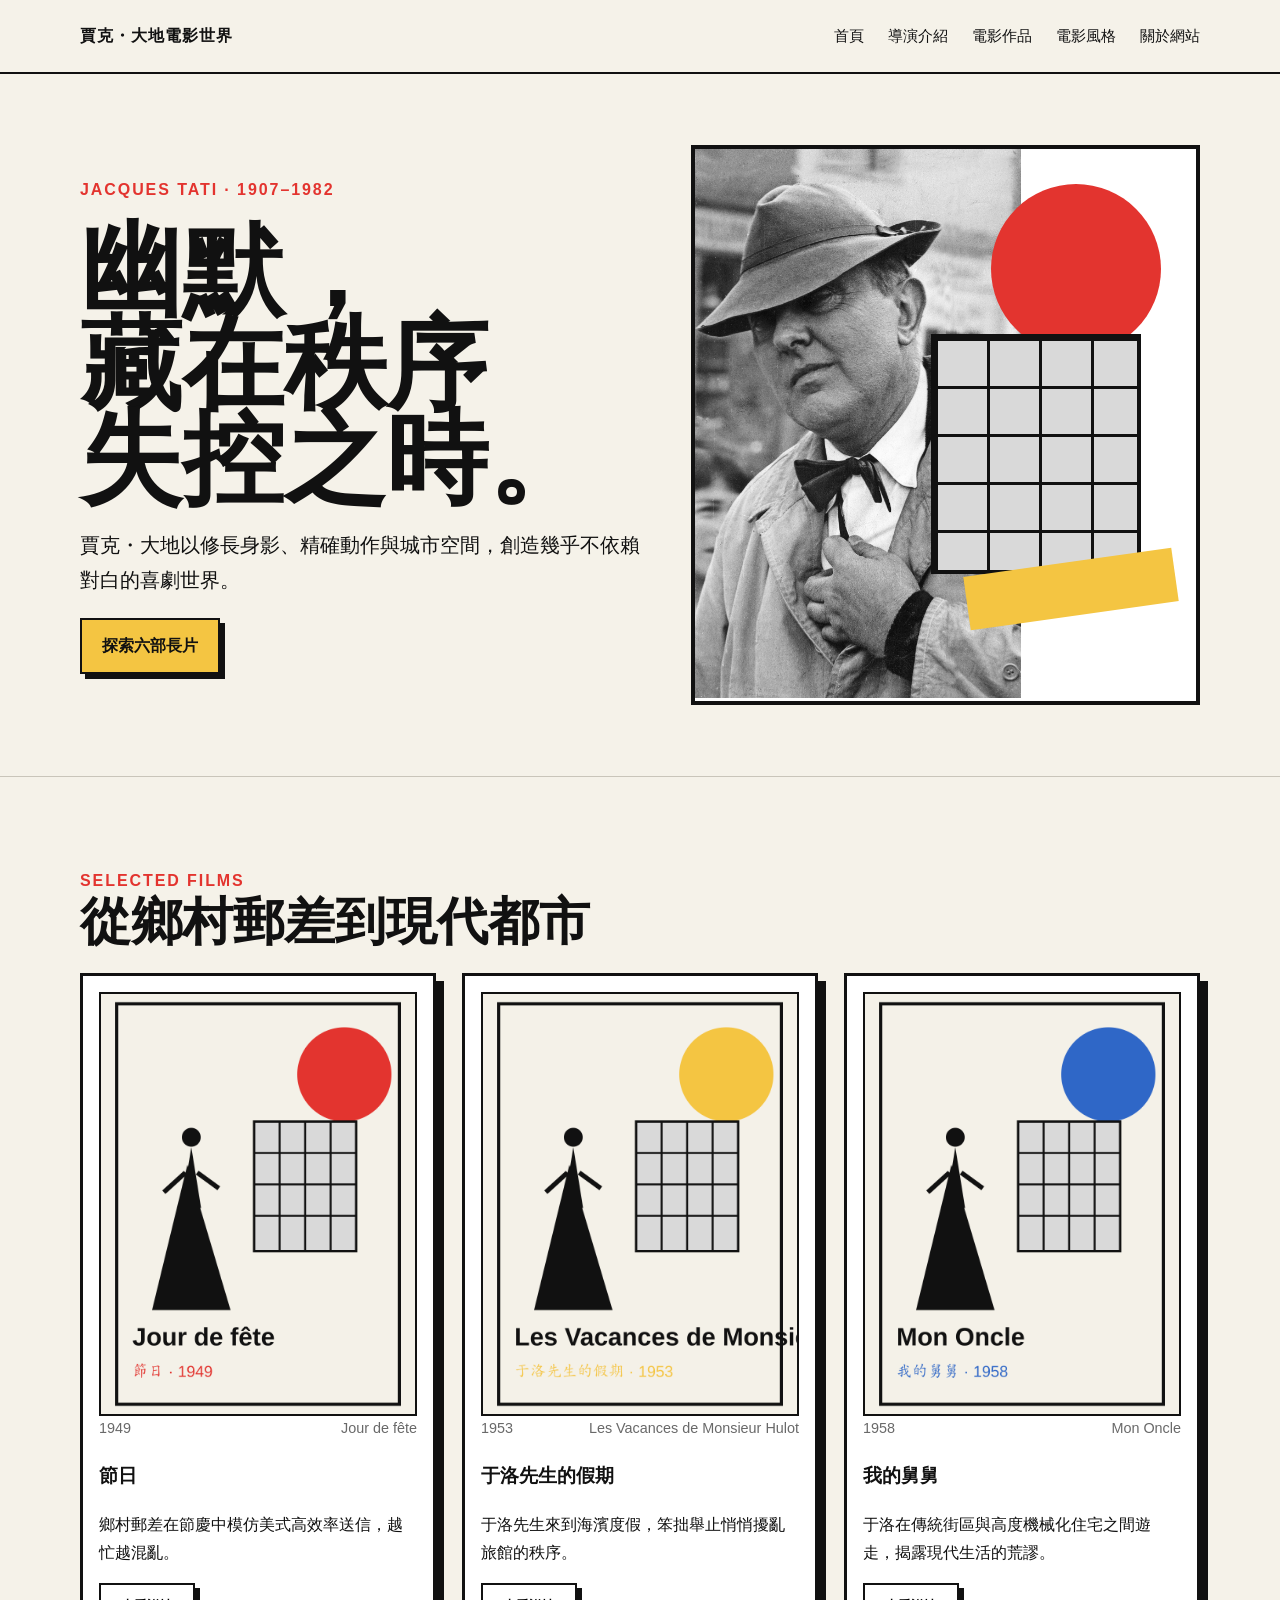
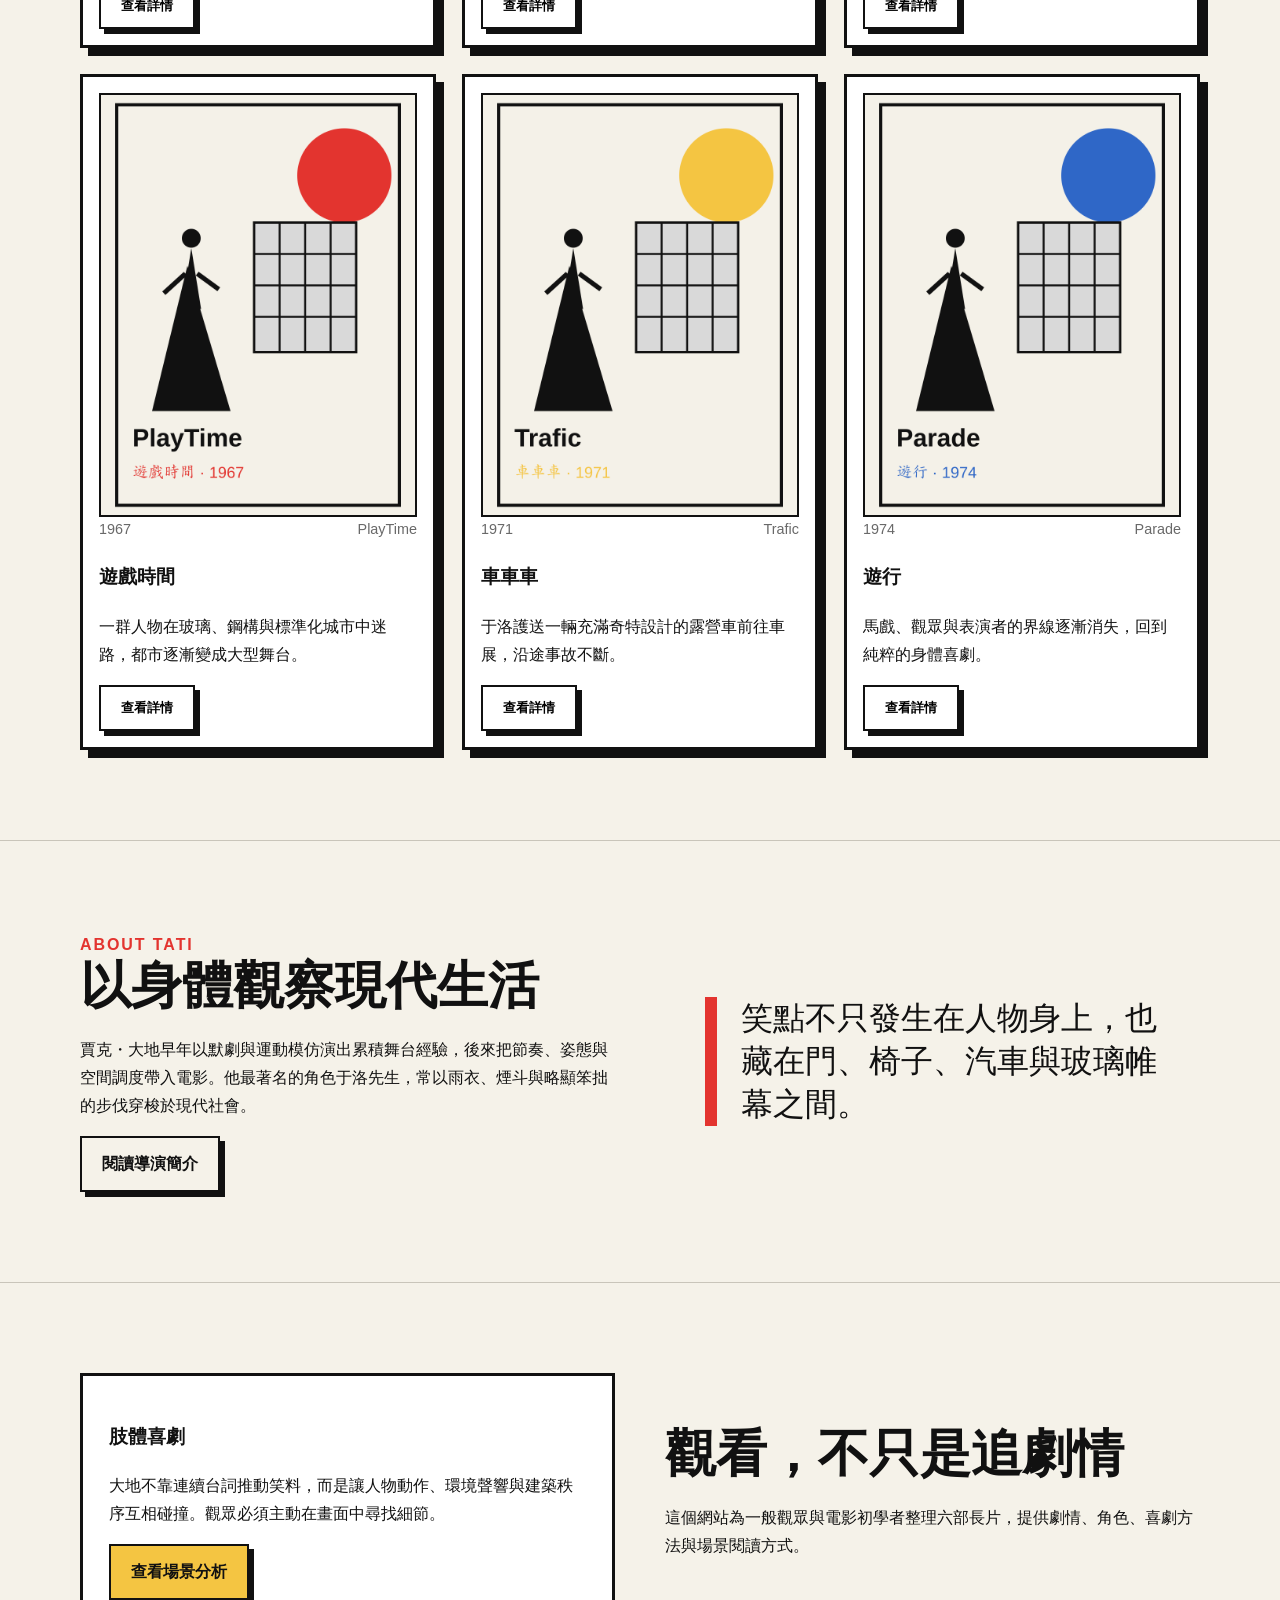
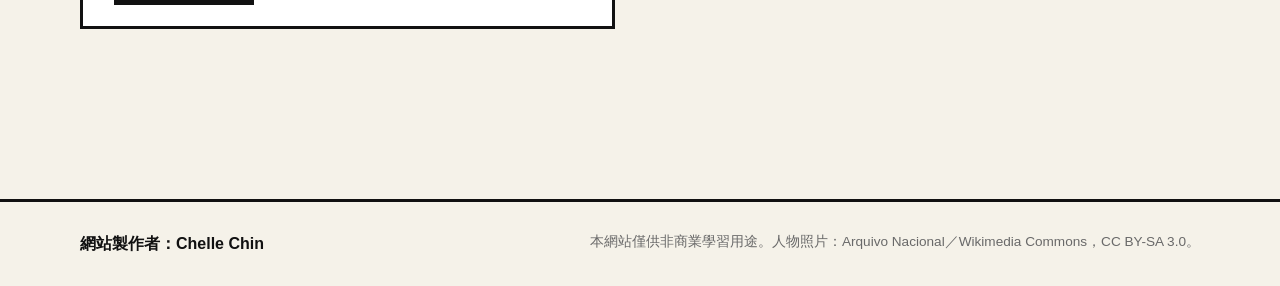
<file: index.html>
<!doctype html><html lang="zh-Hant"><head><meta charset="utf-8"><meta name="viewport" content="width=device-width,initial-scale=1"><meta name="description" content="賈克・大地導演生平、電影作品與肢體喜劇分析"><title>首頁｜賈克・大地電影世界</title><link rel="stylesheet" href="style.css"></head><body><header class="site-header"><div class="container nav"><a class="brand" href="index.html">賈克・大地電影世界</a><button class="menu-btn" aria-label="開啟選單">選單</button><nav class="nav-links"><a href="index.html">首頁</a><a href="about.html">導演介紹</a><a href="works.html">電影作品</a><a href="style.html">電影風格</a><a href="index.html#about-site">關於網站</a></nav></div></header><main><section class="container hero"><div><div class="eyebrow">Jacques Tati · 1907–1982</div><h1>幽默，<br>藏在秩序<br>失控之時。</h1><p class="lead">賈克・大地以修長身影、精確動作與城市空間，創造幾乎不依賴對白的喜劇世界。</p><a class="btn" href="works.html">探索六部長片</a></div><div class="hero-visual"><img src="assets/images/jacques-tati.jpg" alt="賈克・大地肖像"><div class="shape red"></div><div class="building"></div><div class="shape yellow"></div></div></section><section class="section"><div class="container"><div class="eyebrow">Selected Films</div><h2 class="section-title">從鄉村郵差到現代都市</h2><div class="grid-3"><article class="card film-card" data-film="jour-de-fete" data-year="1949" data-rank="0"><img src="assets/images/jour-de-fete.png" alt="節日電影海報"><div class="meta"><span>1949</span><span>Jour de fête</span></div><h3>節日</h3><p>鄉村郵差在節慶中模仿美式高效率送信，越忙越混亂。</p><button class="btn secondary">查看詳情</button></article><article class="card film-card" data-film="hulot-holiday" data-year="1953" data-rank="1"><img src="assets/images/hulot-holiday.png" alt="于洛先生的假期電影海報"><div class="meta"><span>1953</span><span>Les Vacances de Monsieur Hulot</span></div><h3>于洛先生的假期</h3><p>于洛先生來到海濱度假，笨拙舉止悄悄擾亂旅館的秩序。</p><button class="btn secondary">查看詳情</button></article><article class="card film-card" data-film="mon-oncle" data-year="1958" data-rank="2"><img src="assets/images/mon-oncle.png" alt="我的舅舅電影海報"><div class="meta"><span>1958</span><span>Mon Oncle</span></div><h3>我的舅舅</h3><p>于洛在傳統街區與高度機械化住宅之間遊走，揭露現代生活的荒謬。</p><button class="btn secondary">查看詳情</button></article><article class="card film-card" data-film="playtime" data-year="1967" data-rank="3"><img src="assets/images/playtime.png" alt="遊戲時間電影海報"><div class="meta"><span>1967</span><span>PlayTime</span></div><h3>遊戲時間</h3><p>一群人物在玻璃、鋼構與標準化城市中迷路，都市逐漸變成大型舞台。</p><button class="btn secondary">查看詳情</button></article><article class="card film-card" data-film="trafic" data-year="1971" data-rank="4"><img src="assets/images/trafic.png" alt="車車車電影海報"><div class="meta"><span>1971</span><span>Trafic</span></div><h3>車車車</h3><p>于洛護送一輛充滿奇特設計的露營車前往車展，沿途事故不斷。</p><button class="btn secondary">查看詳情</button></article><article class="card film-card" data-film="parade" data-year="1974" data-rank="5"><img src="assets/images/parade.png" alt="遊行電影海報"><div class="meta"><span>1974</span><span>Parade</span></div><h3>遊行</h3><p>馬戲、觀眾與表演者的界線逐漸消失，回到純粹的身體喜劇。</p><button class="btn secondary">查看詳情</button></article></div></div></section><section class="section"><div class="container split"><div><div class="eyebrow">About Tati</div><h2 class="section-title">以身體觀察現代生活</h2><p>賈克・大地早年以默劇與運動模仿演出累積舞台經驗，後來把節奏、姿態與空間調度帶入電影。他最著名的角色于洛先生，常以雨衣、煙斗與略顯笨拙的步伐穿梭於現代社會。</p><a class="btn secondary" href="about.html">閱讀導演簡介</a></div><blockquote class="quote">笑點不只發生在人物身上，也藏在門、椅子、汽車與玻璃帷幕之間。</blockquote></div></section><section class="section" id="about-site"><div class="container split"><div class="scene"><h3>肢體喜劇</h3><p>大地不靠連續台詞推動笑料，而是讓人物動作、環境聲響與建築秩序互相碰撞。觀眾必須主動在畫面中尋找細節。</p><a class="btn" href="style.html">查看場景分析</a></div><div><h2 class="section-title">觀看，不只是追劇情</h2><p>這個網站為一般觀眾與電影初學者整理六部長片，提供劇情、角色、喜劇方法與場景閱讀方式。</p></div></div></section></main><footer class="site-footer"><div class="container"><strong>網站製作者：Chelle Chin</strong><span class="notice">本網站僅供非商業學習用途。人物照片：Arquivo Nacional／Wikimedia Commons，CC BY-SA 3.0。</span></div></footer><div class="modal" id="film-modal"><div class="modal-box"><button class="close" aria-label="關閉">×</button><div class="modal-content"><img id="modal-img" alt="電影海報"><div><span class="tag" id="modal-year"></span><h2 id="modal-title"></h2><p id="modal-desc"></p><a class="btn" id="modal-link" href="#">閱讀完整介紹</a></div></div></div></div><script src="script.js"></script></body></html>
</file>
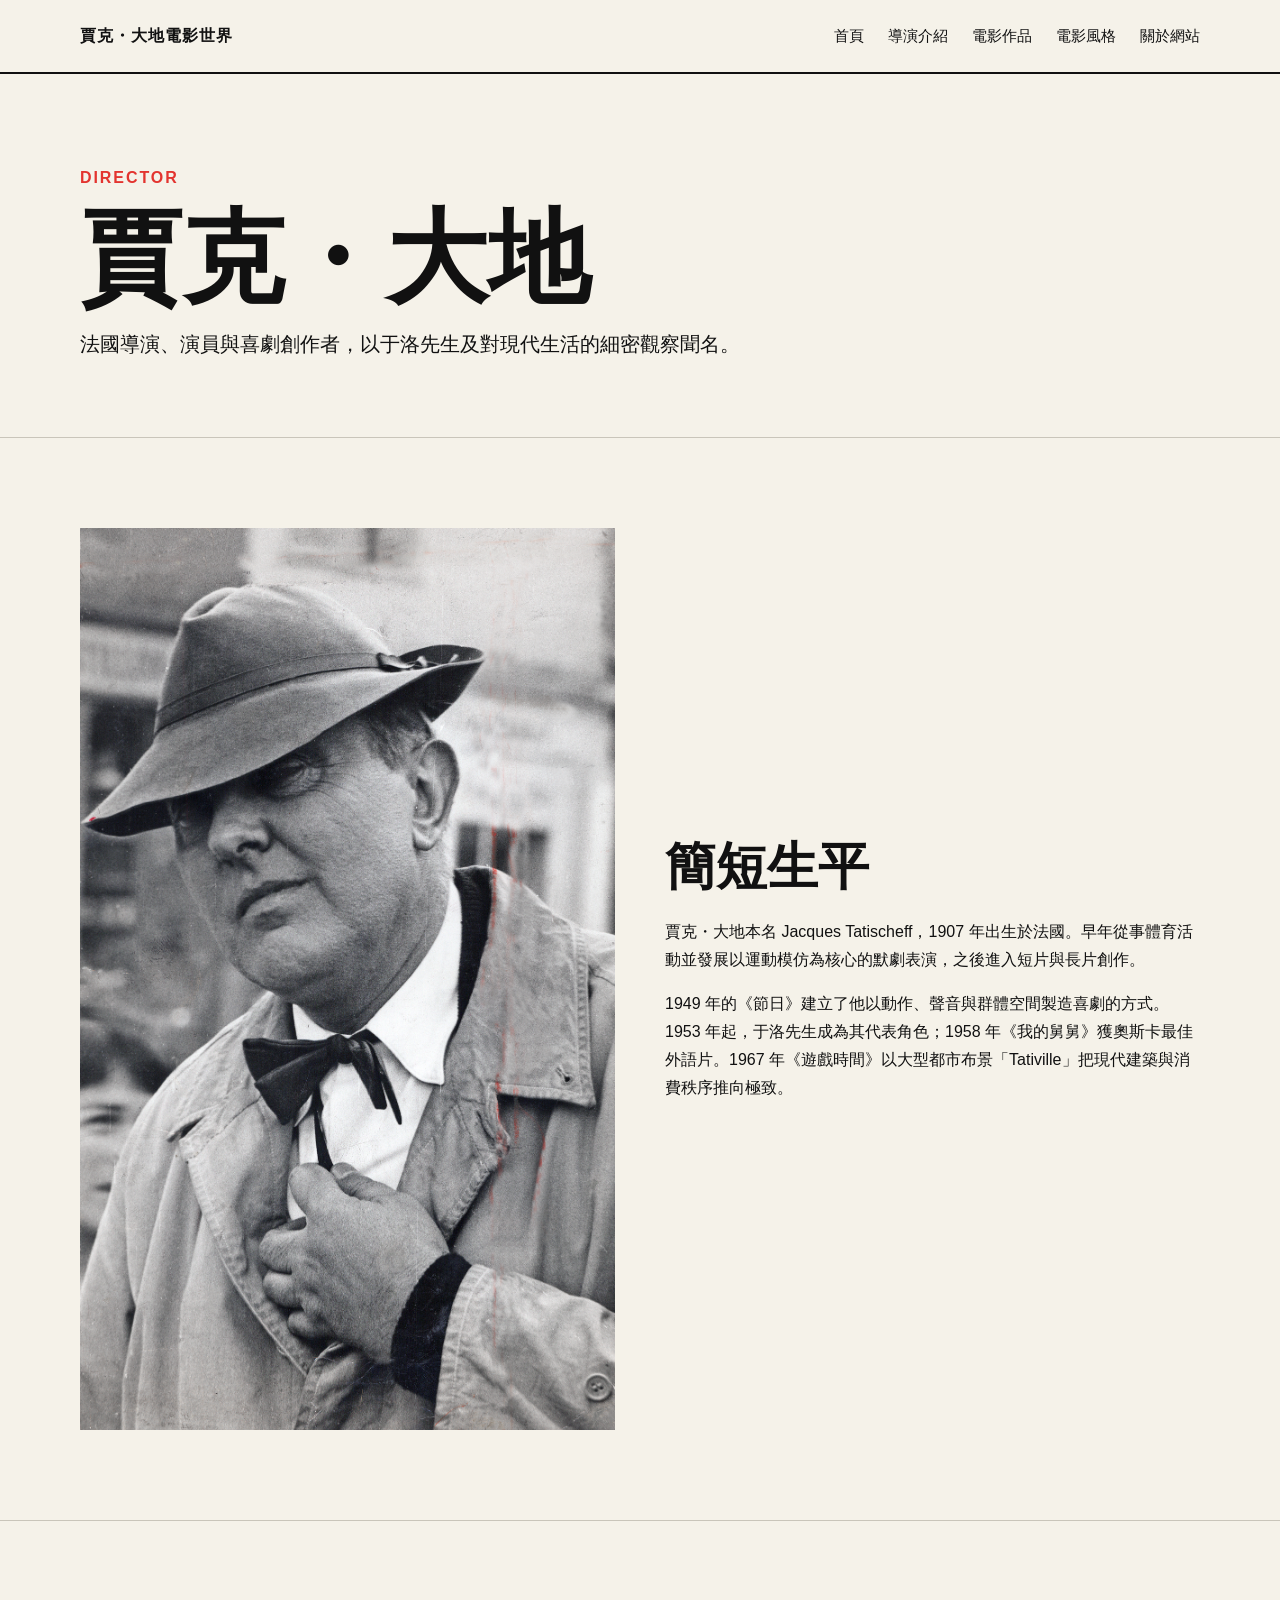
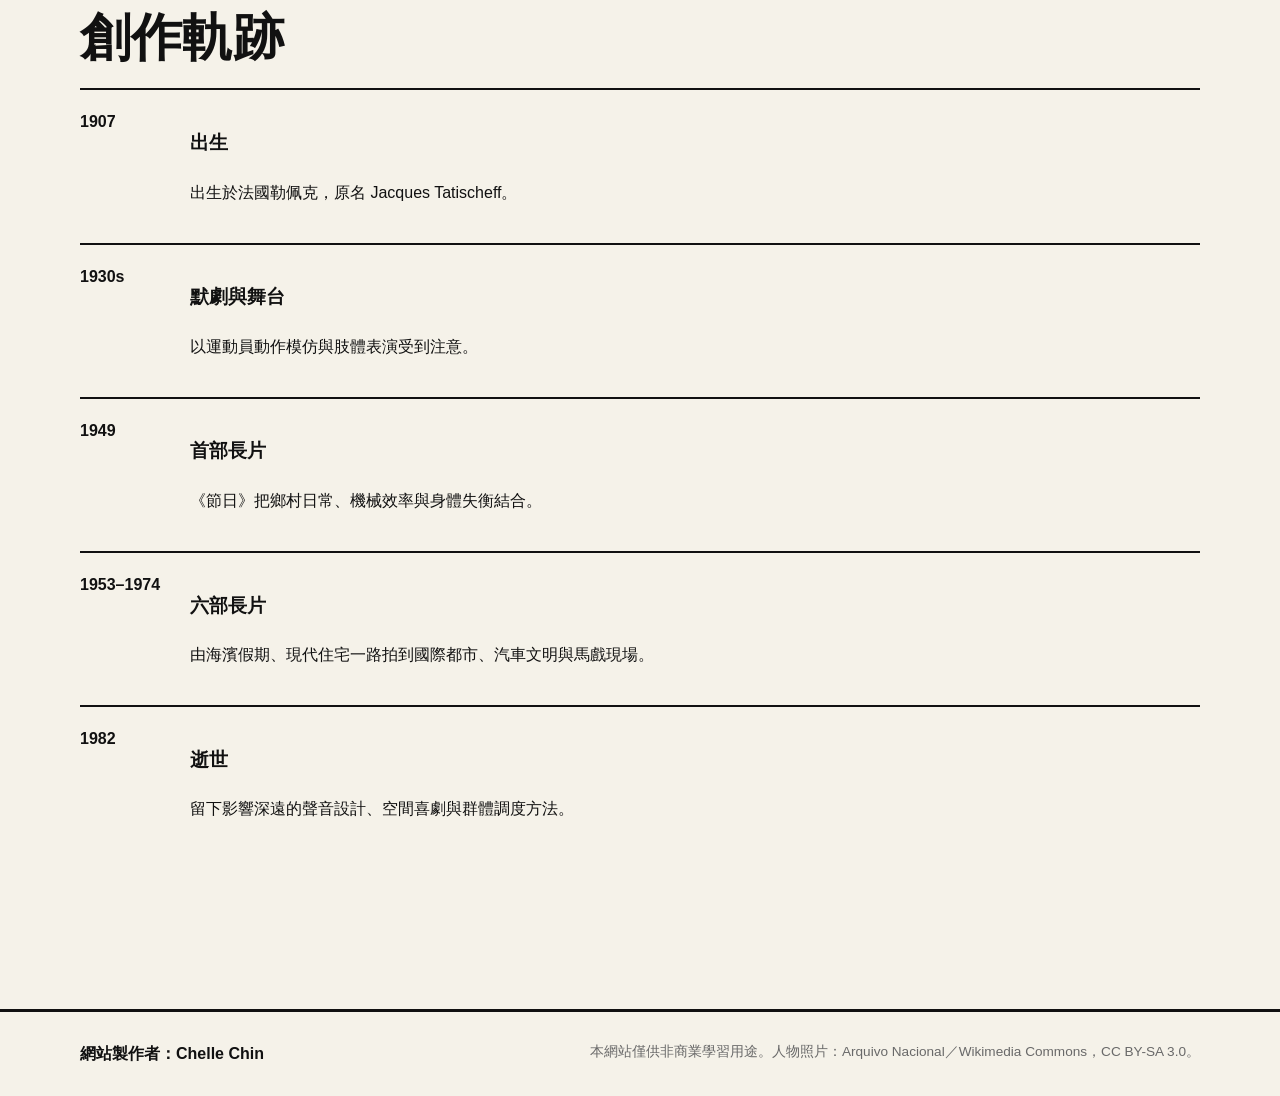
<file: about.html>
<!doctype html><html lang="zh-Hant"><head><meta charset="utf-8"><meta name="viewport" content="width=device-width,initial-scale=1"><meta name="description" content="賈克・大地導演生平、電影作品與肢體喜劇分析"><title>導演介紹｜賈克・大地電影世界</title><link rel="stylesheet" href="style.css"></head><body><header class="site-header"><div class="container nav"><a class="brand" href="index.html">賈克・大地電影世界</a><button class="menu-btn" aria-label="開啟選單">選單</button><nav class="nav-links"><a href="index.html">首頁</a><a href="about.html">導演介紹</a><a href="works.html">電影作品</a><a href="style.html">電影風格</a><a href="index.html#about-site">關於網站</a></nav></div></header><main><section class="container page-hero"><div class="eyebrow">Director</div><h1>賈克・大地</h1><p class="lead">法國導演、演員與喜劇創作者，以于洛先生及對現代生活的細密觀察聞名。</p></section><section class="section"><div class="container split"><img src="assets/images/jacques-tati.jpg" alt="賈克・大地肖像"><div><h2 class="section-title">簡短生平</h2><p>賈克・大地本名 Jacques Tatischeff，1907 年出生於法國。早年從事體育活動並發展以運動模仿為核心的默劇表演，之後進入短片與長片創作。</p><p>1949 年的《節日》建立了他以動作、聲音與群體空間製造喜劇的方式。1953 年起，于洛先生成為其代表角色；1958 年《我的舅舅》獲奧斯卡最佳外語片。1967 年《遊戲時間》以大型都市布景「Tativille」把現代建築與消費秩序推向極致。</p></div></div></section><section class="section"><div class="container"><h2 class="section-title">創作軌跡</h2><div class="timeline"><article><strong>1907</strong><div><h3>出生</h3><p>出生於法國勒佩克，原名 Jacques Tatischeff。</p></div></article><article><strong>1930s</strong><div><h3>默劇與舞台</h3><p>以運動員動作模仿與肢體表演受到注意。</p></div></article><article><strong>1949</strong><div><h3>首部長片</h3><p>《節日》把鄉村日常、機械效率與身體失衡結合。</p></div></article><article><strong>1953–1974</strong><div><h3>六部長片</h3><p>由海濱假期、現代住宅一路拍到國際都市、汽車文明與馬戲現場。</p></div></article><article><strong>1982</strong><div><h3>逝世</h3><p>留下影響深遠的聲音設計、空間喜劇與群體調度方法。</p></div></article></div></div></section></main><footer class="site-footer"><div class="container"><strong>網站製作者：Chelle Chin</strong><span class="notice">本網站僅供非商業學習用途。人物照片：Arquivo Nacional／Wikimedia Commons，CC BY-SA 3.0。</span></div></footer><div class="modal" id="film-modal"><div class="modal-box"><button class="close" aria-label="關閉">×</button><div class="modal-content"><img id="modal-img" alt="電影海報"><div><span class="tag" id="modal-year"></span><h2 id="modal-title"></h2><p id="modal-desc"></p><a class="btn" id="modal-link" href="#">閱讀完整介紹</a></div></div></div></div><script src="script.js"></script></body></html>
</file>
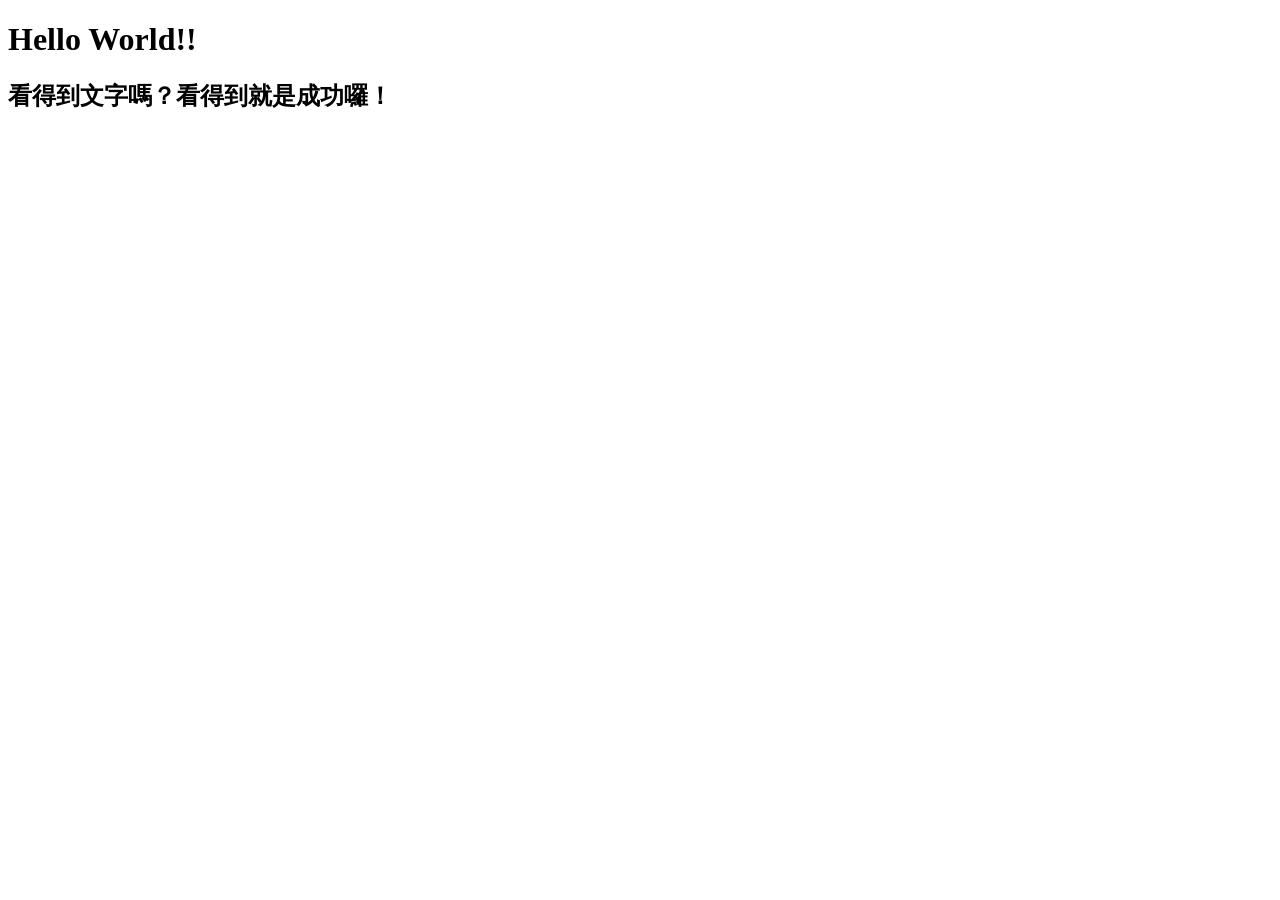
<file: hello-world.html>
<!DOCTYPE html>
<html lang="en">
<head>
  <meta charset="UTF-8">
  <meta name="viewport" content="width=device-width, initial-scale=1.0">
  <meta name="author" content="oxxo.studio">
  <meta name="copyright" content="oxxo.studio">
  <title>我是示範的網頁</title>
</head>
<body>
  <h1>Hello World!!</h1>
  <h2>看得到文字嗎？看得到就是成功囉！</h2>
<script defer src="https://static.cloudflareinsights.com/beacon.min.js/v4513226cdae34746b4dedf0b4dfa099e1781791509496" integrity="sha512-ZE9pZaUXND66v380QUtch/5sE9tPFh2zg45pR2PB0CVkCtOREv2AJKkSidISWkysEuQ0EH8faUU5du78bx87UQ==" data-cf-beacon='{"version":"2024.11.0","token":"2d20d146e11941de83f1ff6f162b9884","r":1,"server_timing":{"name":{"cfCacheStatus":true,"cfEdge":true,"cfExtPri":true,"cfL4":true,"cfOrigin":true,"cfSpeedBrain":true},"location_startswith":null}}' crossorigin="anonymous"></script>
</body>
</html>
</file>
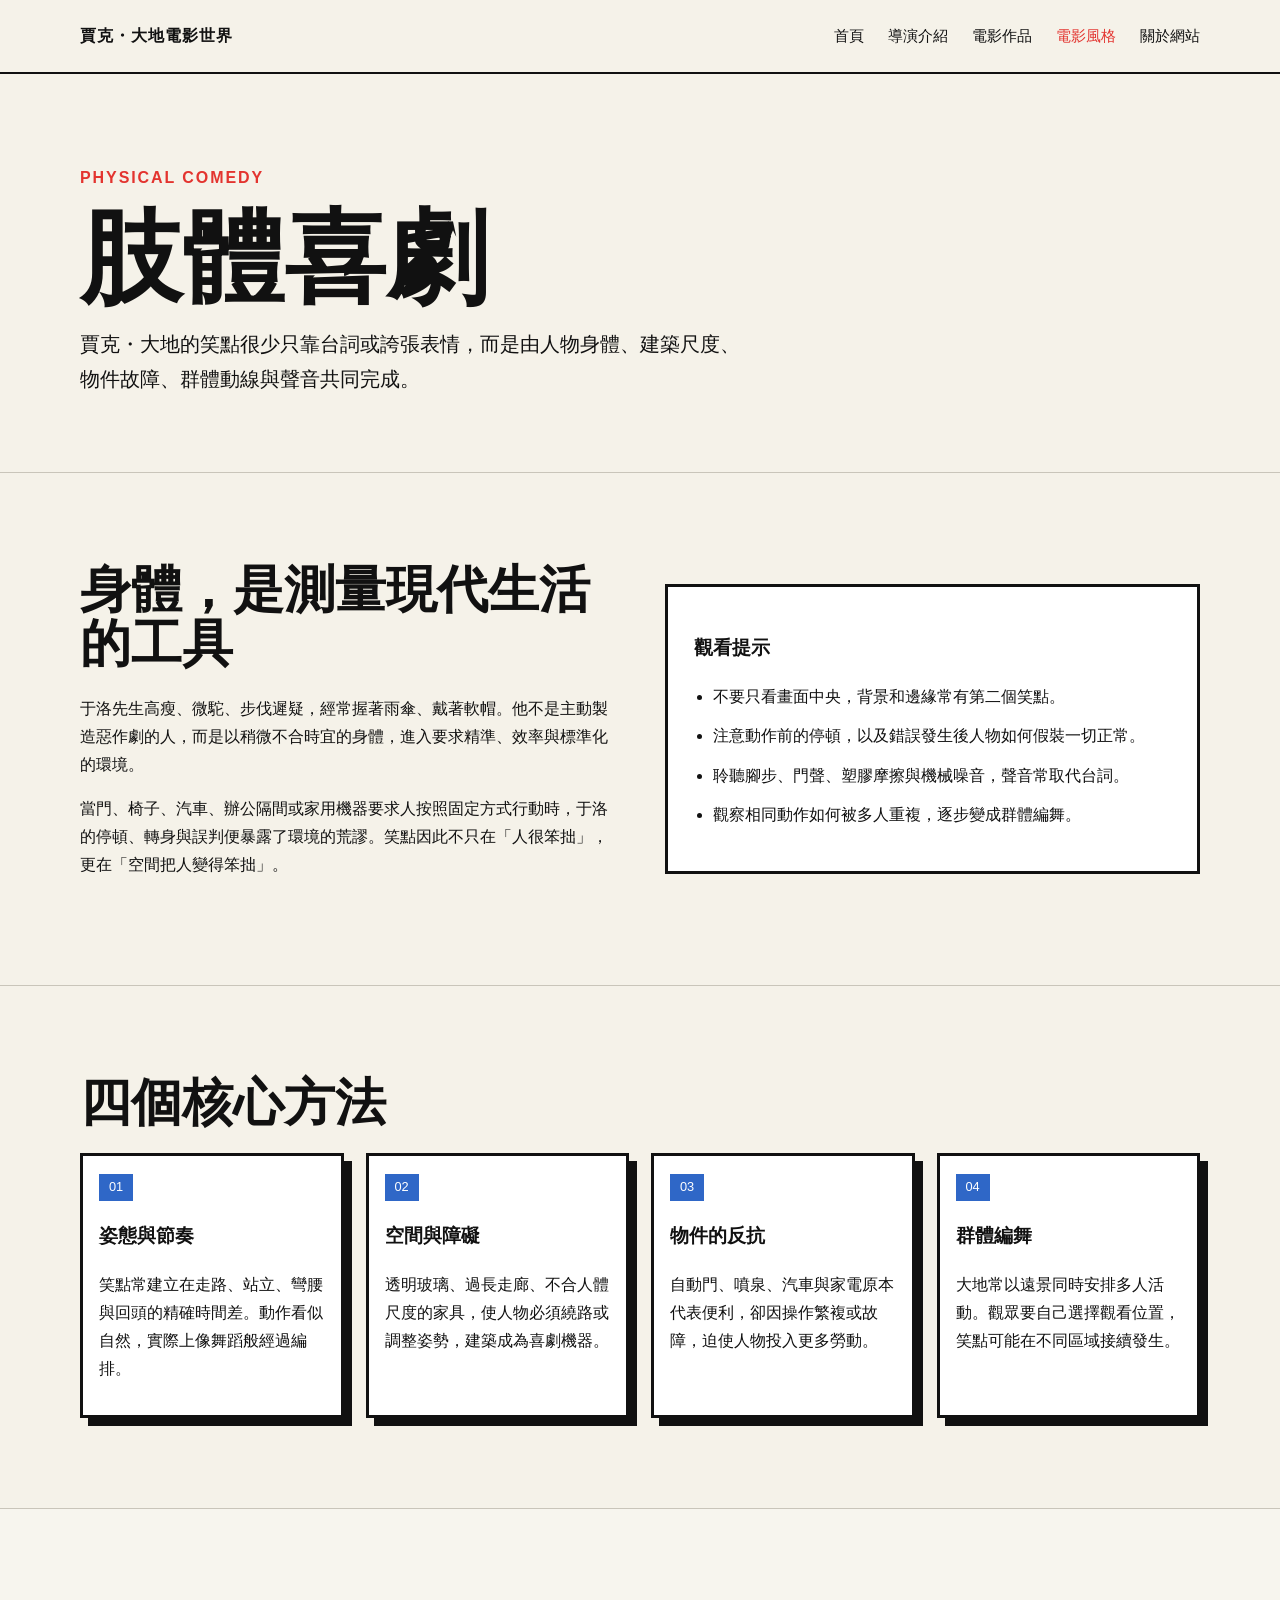
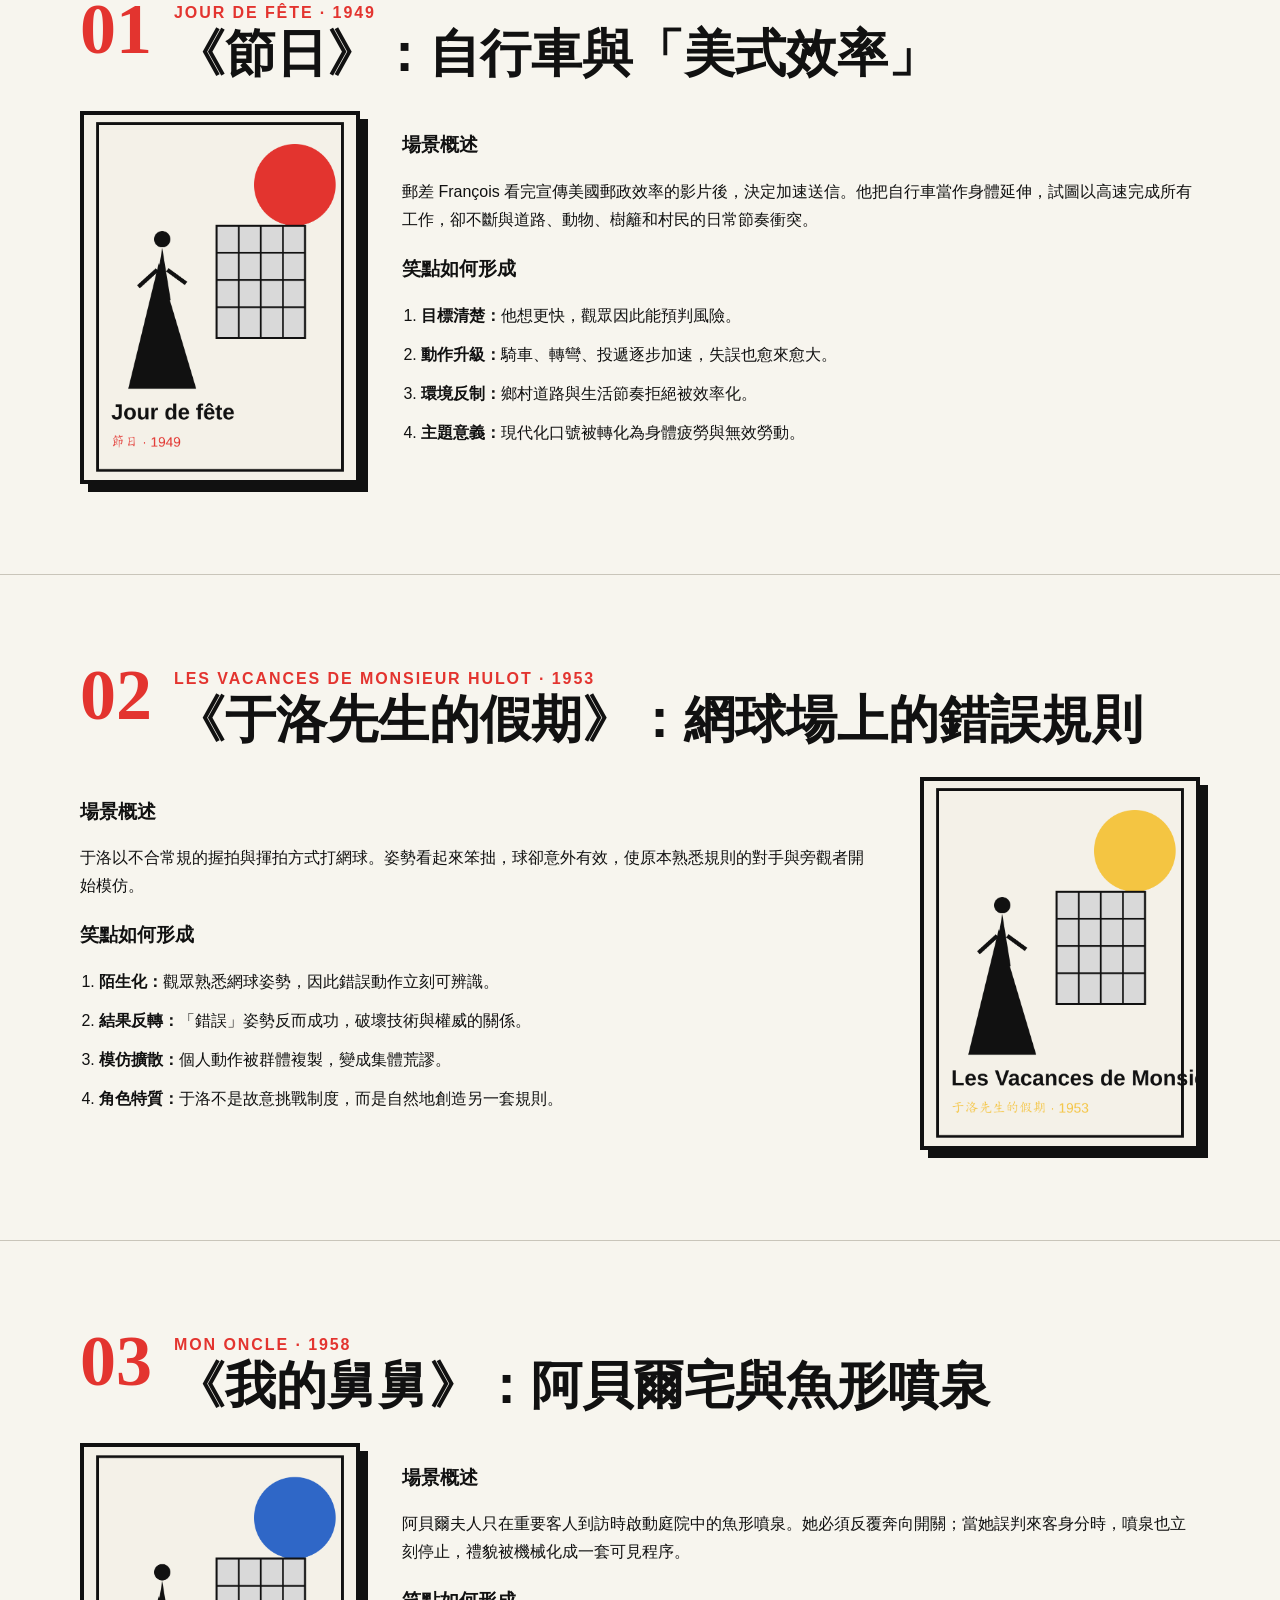
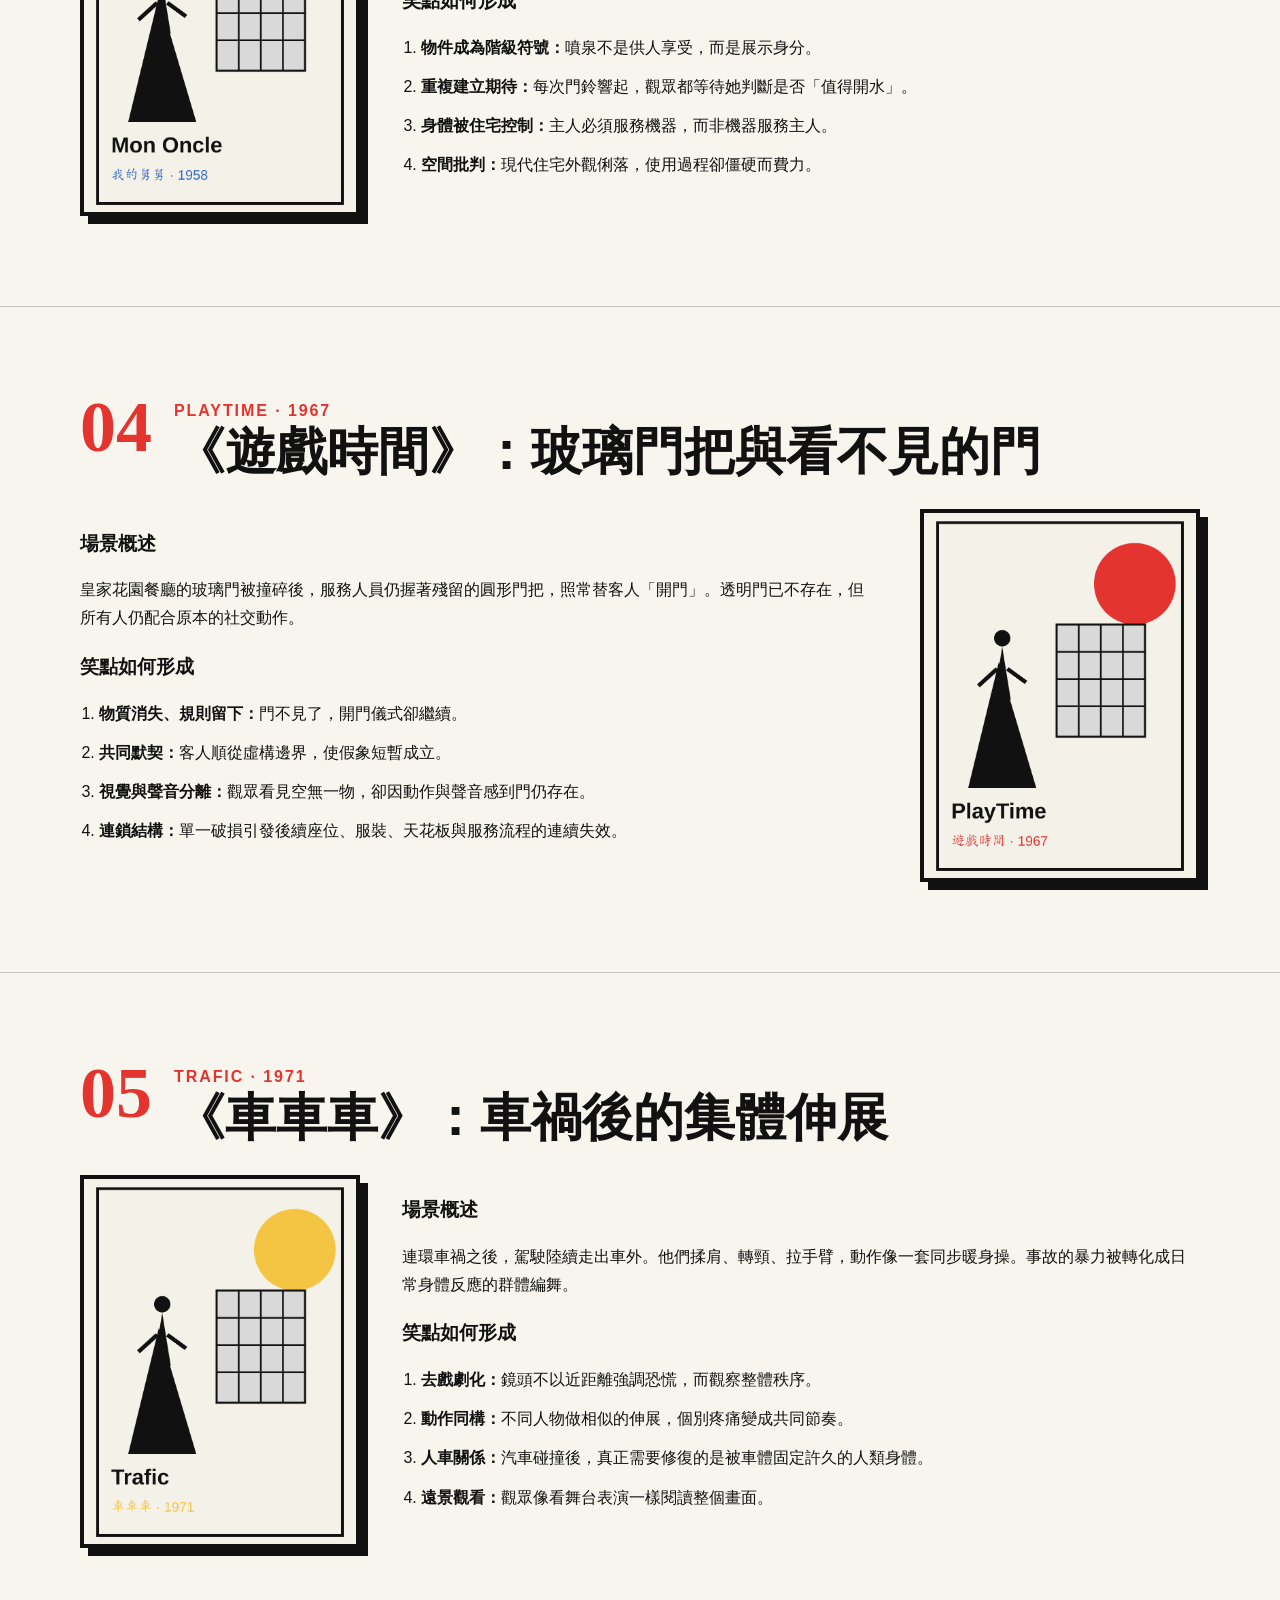
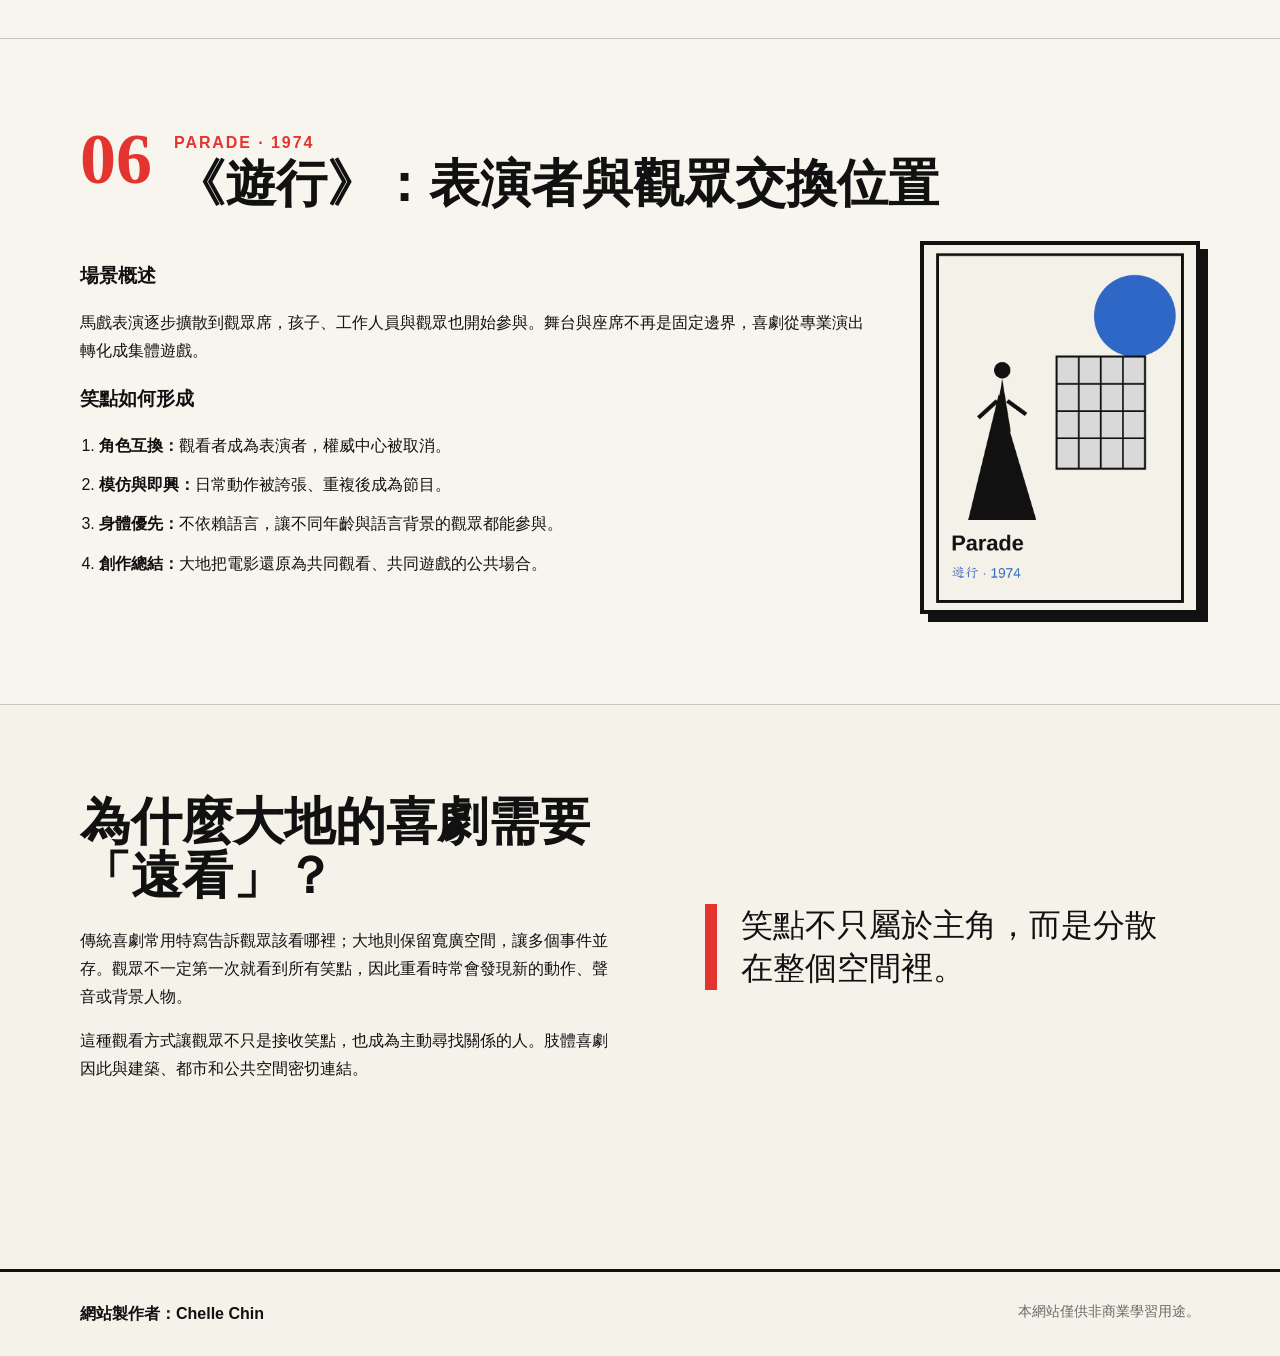
<file: style.html>
<!doctype html>
<html lang="zh-Hant"><head><meta charset="utf-8"><meta name="viewport" content="width=device-width,initial-scale=1"><meta name="description" content="賈克・大地的肢體喜劇、空間調度、聲音與經典場景分析"><title>電影風格｜賈克・大地電影世界</title><link rel="stylesheet" href="style.css"></head>
<body><header class="site-header"><div class="container nav"><a class="brand" href="index.html">賈克・大地電影世界</a><button class="menu-btn" aria-label="開啟選單">選單</button><nav class="nav-links"><a href="index.html">首頁</a><a href="about.html">導演介紹</a><a href="works.html">電影作品</a><a class="active" href="style.html">電影風格</a><a href="index.html#about-site">關於網站</a></nav></div></header>
<main>
<section class="container page-hero"><div class="eyebrow">Physical Comedy</div><h1>肢體喜劇</h1><p class="lead">賈克・大地的笑點很少只靠台詞或誇張表情，而是由人物身體、建築尺度、物件故障、群體動線與聲音共同完成。</p></section>
<section class="section"><div class="container split"><div><h2 class="section-title">身體，是測量現代生活的工具</h2><p>于洛先生高瘦、微駝、步伐遲疑，經常握著雨傘、戴著軟帽。他不是主動製造惡作劇的人，而是以稍微不合時宜的身體，進入要求精準、效率與標準化的環境。</p><p>當門、椅子、汽車、辦公隔間或家用機器要求人按照固定方式行動時，于洛的停頓、轉身與誤判便暴露了環境的荒謬。笑點因此不只在「人很笨拙」，更在「空間把人變得笨拙」。</p></div><div class="scene"><h3>觀看提示</h3><ul class="analysis-list"><li>不要只看畫面中央，背景和邊緣常有第二個笑點。</li><li>注意動作前的停頓，以及錯誤發生後人物如何假裝一切正常。</li><li>聆聽腳步、門聲、塑膠摩擦與機械噪音，聲音常取代台詞。</li><li>觀察相同動作如何被多人重複，逐步變成群體編舞。</li></ul></div></div></section>
<section class="section"><div class="container"><h2 class="section-title">四個核心方法</h2><div class="grid-4"><article class="card"><span class="tag">01</span><h3>姿態與節奏</h3><p>笑點常建立在走路、站立、彎腰與回頭的精確時間差。動作看似自然，實際上像舞蹈般經過編排。</p></article><article class="card"><span class="tag">02</span><h3>空間與障礙</h3><p>透明玻璃、過長走廊、不合人體尺度的家具，使人物必須繞路或調整姿勢，建築成為喜劇機器。</p></article><article class="card"><span class="tag">03</span><h3>物件的反抗</h3><p>自動門、噴泉、汽車與家電原本代表便利，卻因操作繁複或故障，迫使人物投入更多勞動。</p></article><article class="card"><span class="tag">04</span><h3>群體編舞</h3><p>大地常以遠景同時安排多人活動。觀眾要自己選擇觀看位置，笑點可能在不同區域接續發生。</p></article></div></div></section>
<section class="section case-study"><div class="container"><div class="case-head"><span class="case-number">01</span><div><div class="eyebrow">Jour de fête · 1949</div><h2 class="section-title">《節日》：自行車與「美式效率」</h2></div></div><div class="case-grid"><img src="assets/images/jour-de-fete.png" alt="節日電影海報"><div><h3>場景概述</h3><p>郵差 François 看完宣傳美國郵政效率的影片後，決定加速送信。他把自行車當作身體延伸，試圖以高速完成所有工作，卻不斷與道路、動物、樹籬和村民的日常節奏衝突。</p><h3>笑點如何形成</h3><ol class="analysis-list"><li><strong>目標清楚：</strong>他想更快，觀眾因此能預判風險。</li><li><strong>動作升級：</strong>騎車、轉彎、投遞逐步加速，失誤也愈來愈大。</li><li><strong>環境反制：</strong>鄉村道路與生活節奏拒絕被效率化。</li><li><strong>主題意義：</strong>現代化口號被轉化為身體疲勞與無效勞動。</li></ol></div></div></div></section>
<section class="section case-study"><div class="container"><div class="case-head"><span class="case-number">02</span><div><div class="eyebrow">Les Vacances de Monsieur Hulot · 1953</div><h2 class="section-title">《于洛先生的假期》：網球場上的錯誤規則</h2></div></div><div class="case-grid reverse"><img src="assets/images/hulot-holiday.png" alt="于洛先生的假期電影海報"><div><h3>場景概述</h3><p>于洛以不合常規的握拍與揮拍方式打網球。姿勢看起來笨拙，球卻意外有效，使原本熟悉規則的對手與旁觀者開始模仿。</p><h3>笑點如何形成</h3><ol class="analysis-list"><li><strong>陌生化：</strong>觀眾熟悉網球姿勢，因此錯誤動作立刻可辨識。</li><li><strong>結果反轉：</strong>「錯誤」姿勢反而成功，破壞技術與權威的關係。</li><li><strong>模仿擴散：</strong>個人動作被群體複製，變成集體荒謬。</li><li><strong>角色特質：</strong>于洛不是故意挑戰制度，而是自然地創造另一套規則。</li></ol></div></div></div></section>
<section class="section case-study"><div class="container"><div class="case-head"><span class="case-number">03</span><div><div class="eyebrow">Mon Oncle · 1958</div><h2 class="section-title">《我的舅舅》：阿貝爾宅與魚形噴泉</h2></div></div><div class="case-grid"><img src="assets/images/mon-oncle.png" alt="我的舅舅電影海報"><div><h3>場景概述</h3><p>阿貝爾夫人只在重要客人到訪時啟動庭院中的魚形噴泉。她必須反覆奔向開關；當她誤判來客身分時，噴泉也立刻停止，禮貌被機械化成一套可見程序。</p><h3>笑點如何形成</h3><ol class="analysis-list"><li><strong>物件成為階級符號：</strong>噴泉不是供人享受，而是展示身分。</li><li><strong>重複建立期待：</strong>每次門鈴響起，觀眾都等待她判斷是否「值得開水」。</li><li><strong>身體被住宅控制：</strong>主人必須服務機器，而非機器服務主人。</li><li><strong>空間批判：</strong>現代住宅外觀俐落，使用過程卻僵硬而費力。</li></ol></div></div></div></section>
<section class="section case-study"><div class="container"><div class="case-head"><span class="case-number">04</span><div><div class="eyebrow">PlayTime · 1967</div><h2 class="section-title">《遊戲時間》：玻璃門把與看不見的門</h2></div></div><div class="case-grid reverse"><img src="assets/images/playtime.png" alt="遊戲時間電影海報"><div><h3>場景概述</h3><p>皇家花園餐廳的玻璃門被撞碎後，服務人員仍握著殘留的圓形門把，照常替客人「開門」。透明門已不存在，但所有人仍配合原本的社交動作。</p><h3>笑點如何形成</h3><ol class="analysis-list"><li><strong>物質消失、規則留下：</strong>門不見了，開門儀式卻繼續。</li><li><strong>共同默契：</strong>客人順從虛構邊界，使假象短暫成立。</li><li><strong>視覺與聲音分離：</strong>觀眾看見空無一物，卻因動作與聲音感到門仍存在。</li><li><strong>連鎖結構：</strong>單一破損引發後續座位、服裝、天花板與服務流程的連續失效。</li></ol></div></div></div></section>
<section class="section case-study"><div class="container"><div class="case-head"><span class="case-number">05</span><div><div class="eyebrow">Trafic · 1971</div><h2 class="section-title">《車車車》：車禍後的集體伸展</h2></div></div><div class="case-grid"><img src="assets/images/trafic.png" alt="車車車電影海報"><div><h3>場景概述</h3><p>連環車禍之後，駕駛陸續走出車外。他們揉肩、轉頸、拉手臂，動作像一套同步暖身操。事故的暴力被轉化成日常身體反應的群體編舞。</p><h3>笑點如何形成</h3><ol class="analysis-list"><li><strong>去戲劇化：</strong>鏡頭不以近距離強調恐慌，而觀察整體秩序。</li><li><strong>動作同構：</strong>不同人物做相似的伸展，個別疼痛變成共同節奏。</li><li><strong>人車關係：</strong>汽車碰撞後，真正需要修復的是被車體固定許久的人類身體。</li><li><strong>遠景觀看：</strong>觀眾像看舞台表演一樣閱讀整個畫面。</li></ol></div></div></div></section>
<section class="section case-study"><div class="container"><div class="case-head"><span class="case-number">06</span><div><div class="eyebrow">Parade · 1974</div><h2 class="section-title">《遊行》：表演者與觀眾交換位置</h2></div></div><div class="case-grid reverse"><img src="assets/images/parade.png" alt="遊行電影海報"><div><h3>場景概述</h3><p>馬戲表演逐步擴散到觀眾席，孩子、工作人員與觀眾也開始參與。舞台與座席不再是固定邊界，喜劇從專業演出轉化成集體遊戲。</p><h3>笑點如何形成</h3><ol class="analysis-list"><li><strong>角色互換：</strong>觀看者成為表演者，權威中心被取消。</li><li><strong>模仿與即興：</strong>日常動作被誇張、重複後成為節目。</li><li><strong>身體優先：</strong>不依賴語言，讓不同年齡與語言背景的觀眾都能參與。</li><li><strong>創作總結：</strong>大地把電影還原為共同觀看、共同遊戲的公共場合。</li></ol></div></div></div></section>
<section class="section"><div class="container split"><div><h2 class="section-title">為什麼大地的喜劇需要「遠看」？</h2><p>傳統喜劇常用特寫告訴觀眾該看哪裡；大地則保留寬廣空間，讓多個事件並存。觀眾不一定第一次就看到所有笑點，因此重看時常會發現新的動作、聲音或背景人物。</p><p>這種觀看方式讓觀眾不只是接收笑點，也成為主動尋找關係的人。肢體喜劇因此與建築、都市和公共空間密切連結。</p></div><blockquote class="quote">笑點不只屬於主角，而是分散在整個空間裡。</blockquote></div></section>
</main><footer class="site-footer"><div class="container"><strong>網站製作者：Chelle Chin</strong><span class="notice">本網站僅供非商業學習用途。</span></div></footer><script src="script.js"></script></body></html>
</file>
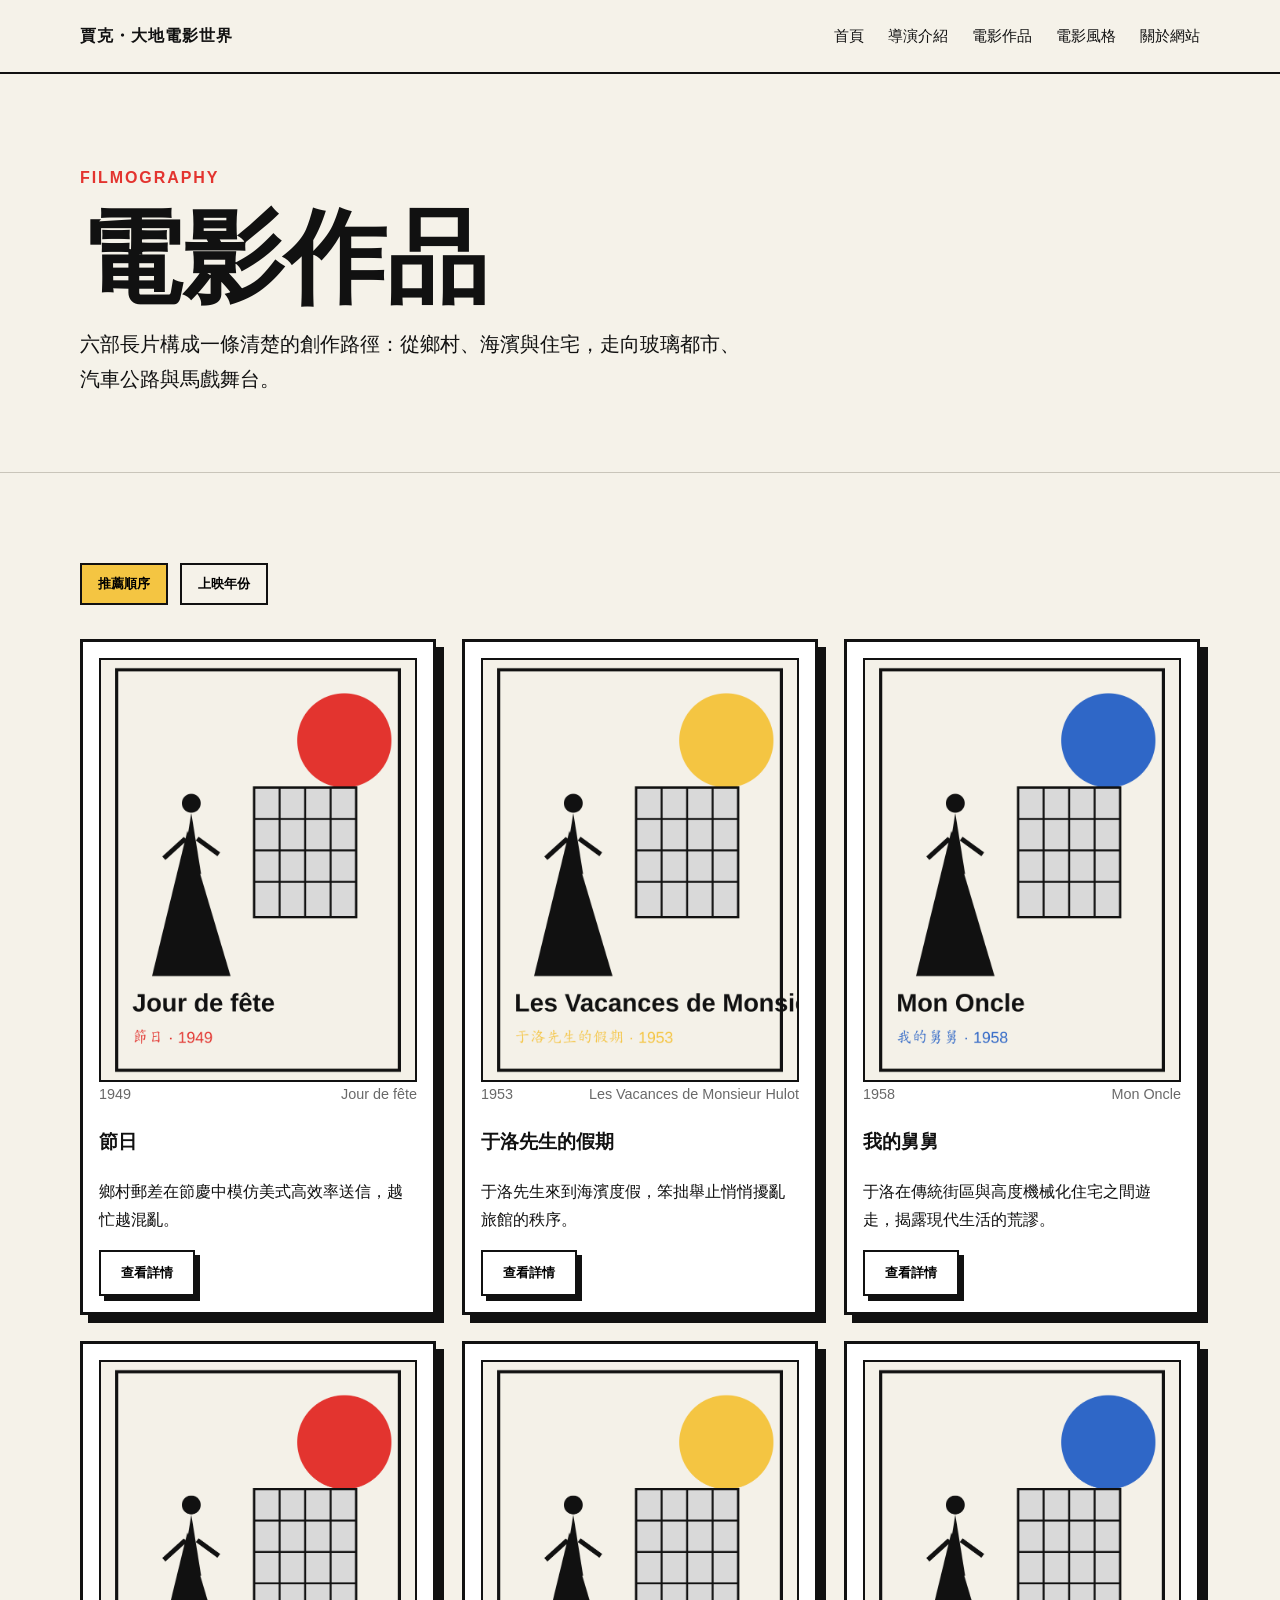
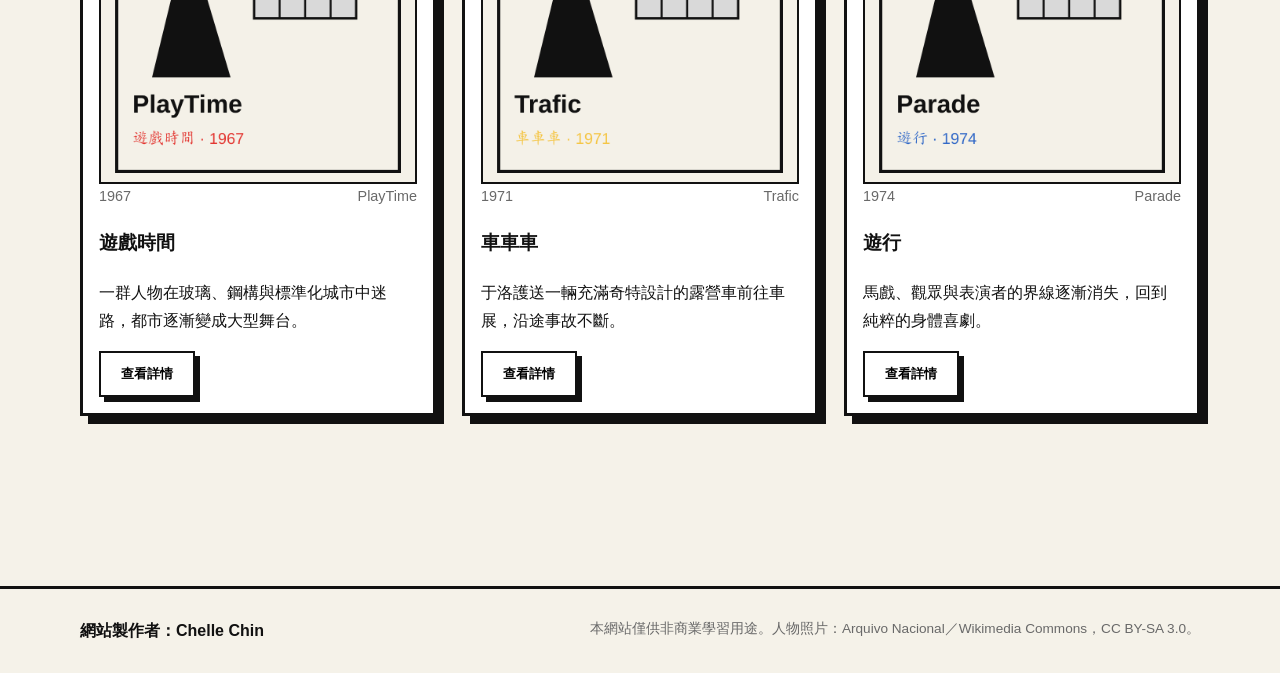
<file: works.html>
<!doctype html><html lang="zh-Hant"><head><meta charset="utf-8"><meta name="viewport" content="width=device-width,initial-scale=1"><meta name="description" content="賈克・大地導演生平、電影作品與肢體喜劇分析"><title>電影作品｜賈克・大地電影世界</title><link rel="stylesheet" href="style.css"></head><body><header class="site-header"><div class="container nav"><a class="brand" href="index.html">賈克・大地電影世界</a><button class="menu-btn" aria-label="開啟選單">選單</button><nav class="nav-links"><a href="index.html">首頁</a><a href="about.html">導演介紹</a><a href="works.html">電影作品</a><a href="style.html">電影風格</a><a href="index.html#about-site">關於網站</a></nav></div></header><main><section class="container page-hero"><div class="eyebrow">Filmography</div><h1>電影作品</h1><p class="lead">六部長片構成一條清楚的創作路徑：從鄉村、海濱與住宅，走向玻璃都市、汽車公路與馬戲舞台。</p></section><section class="section"><div class="container"><div class="filters"><button class="active" data-sort="rank">推薦順序</button><button data-sort="year">上映年份</button></div><div class="grid-3" id="film-grid"><article class="card film-card" data-film="jour-de-fete" data-year="1949" data-rank="0"><img src="assets/images/jour-de-fete.png" alt="節日電影海報"><div class="meta"><span>1949</span><span>Jour de fête</span></div><h3>節日</h3><p>鄉村郵差在節慶中模仿美式高效率送信，越忙越混亂。</p><button class="btn secondary">查看詳情</button></article><article class="card film-card" data-film="hulot-holiday" data-year="1953" data-rank="1"><img src="assets/images/hulot-holiday.png" alt="于洛先生的假期電影海報"><div class="meta"><span>1953</span><span>Les Vacances de Monsieur Hulot</span></div><h3>于洛先生的假期</h3><p>于洛先生來到海濱度假，笨拙舉止悄悄擾亂旅館的秩序。</p><button class="btn secondary">查看詳情</button></article><article class="card film-card" data-film="mon-oncle" data-year="1958" data-rank="2"><img src="assets/images/mon-oncle.png" alt="我的舅舅電影海報"><div class="meta"><span>1958</span><span>Mon Oncle</span></div><h3>我的舅舅</h3><p>于洛在傳統街區與高度機械化住宅之間遊走，揭露現代生活的荒謬。</p><button class="btn secondary">查看詳情</button></article><article class="card film-card" data-film="playtime" data-year="1967" data-rank="3"><img src="assets/images/playtime.png" alt="遊戲時間電影海報"><div class="meta"><span>1967</span><span>PlayTime</span></div><h3>遊戲時間</h3><p>一群人物在玻璃、鋼構與標準化城市中迷路，都市逐漸變成大型舞台。</p><button class="btn secondary">查看詳情</button></article><article class="card film-card" data-film="trafic" data-year="1971" data-rank="4"><img src="assets/images/trafic.png" alt="車車車電影海報"><div class="meta"><span>1971</span><span>Trafic</span></div><h3>車車車</h3><p>于洛護送一輛充滿奇特設計的露營車前往車展，沿途事故不斷。</p><button class="btn secondary">查看詳情</button></article><article class="card film-card" data-film="parade" data-year="1974" data-rank="5"><img src="assets/images/parade.png" alt="遊行電影海報"><div class="meta"><span>1974</span><span>Parade</span></div><h3>遊行</h3><p>馬戲、觀眾與表演者的界線逐漸消失，回到純粹的身體喜劇。</p><button class="btn secondary">查看詳情</button></article></div></div></section></main><footer class="site-footer"><div class="container"><strong>網站製作者：Chelle Chin</strong><span class="notice">本網站僅供非商業學習用途。人物照片：Arquivo Nacional／Wikimedia Commons，CC BY-SA 3.0。</span></div></footer><div class="modal" id="film-modal"><div class="modal-box"><button class="close" aria-label="關閉">×</button><div class="modal-content"><img id="modal-img" alt="電影海報"><div><span class="tag" id="modal-year"></span><h2 id="modal-title"></h2><p id="modal-desc"></p><a class="btn" id="modal-link" href="#">閱讀完整介紹</a></div></div></div></div><script src="script.js"></script></body></html>
</file>
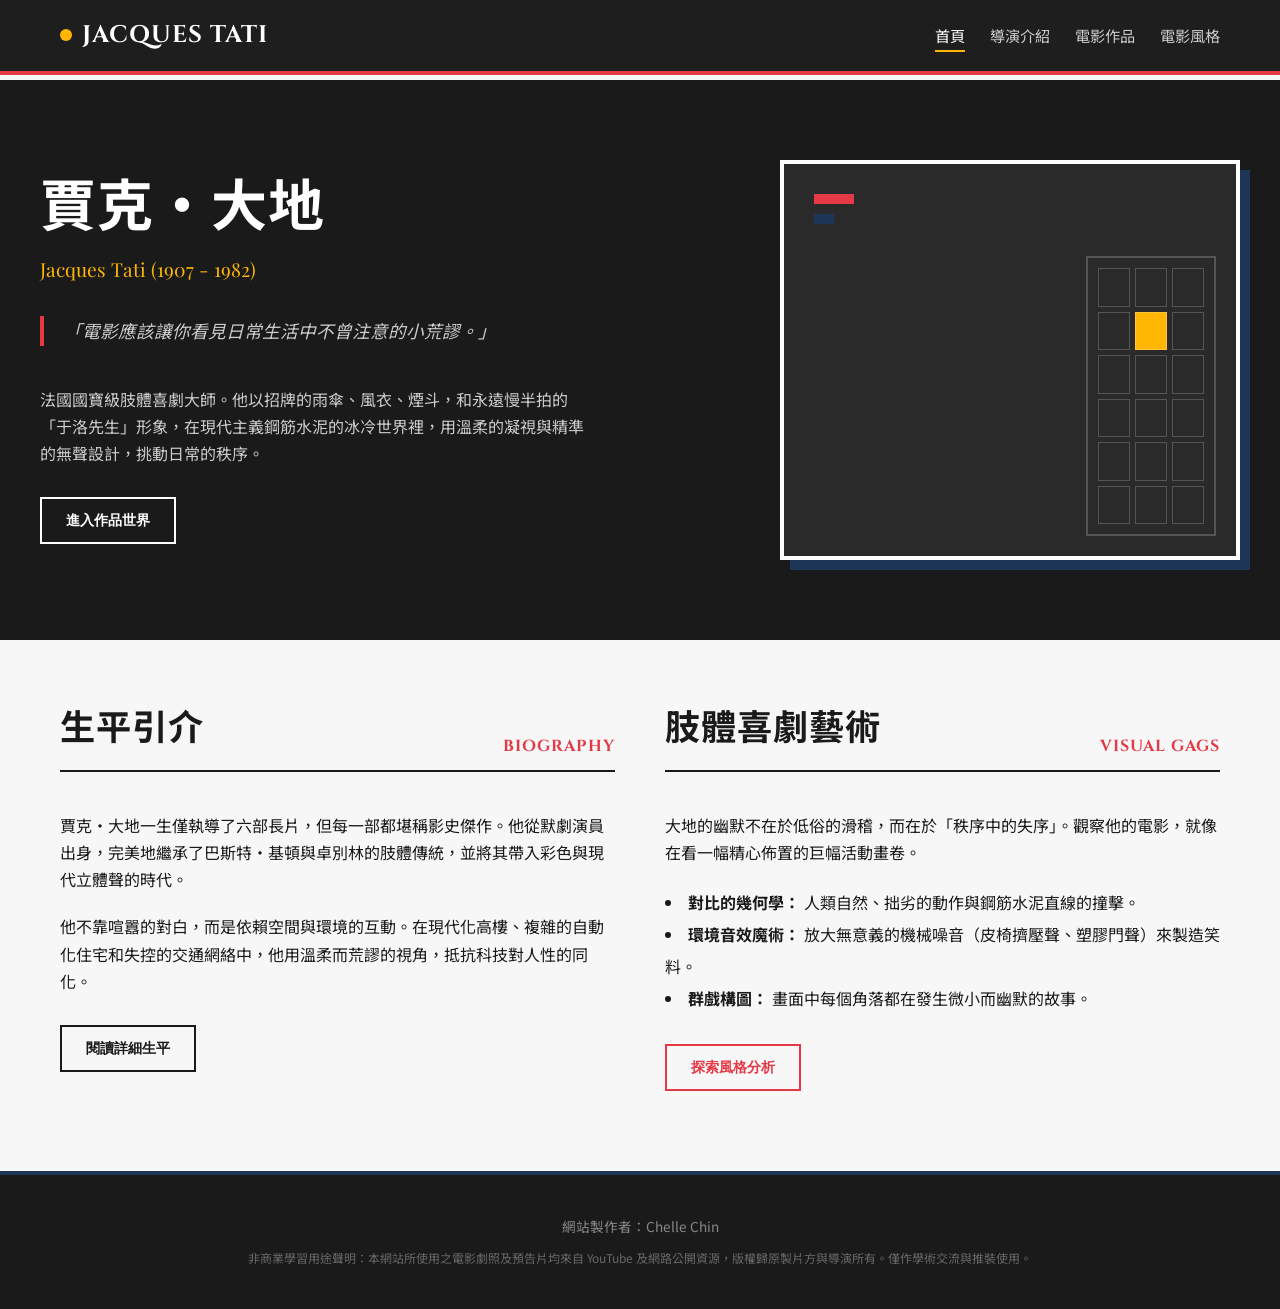
<file: 賈克大地網站 3.html>
<!DOCTYPE html>
<html lang="zh-Hant-TW">
<head>
    <meta charset="UTF-8">
    <meta name="viewport" content="width=device-width, initial-scale=1.0">
    <title>賈克・大地電影世界 | Jacques Tati</title>
    <!-- 引入復古電影感的 Google Fonts -->
    <link rel="preconnect" href="https://fonts.googleapis.com">
    <link rel="preconnect" href="https://fonts.gstatic.com" crossorigin>
    <link href="https://fonts.googleapis.com/css2?family=Cinzel:wght@700&family=Noto+Sans+TC:wght@300;400;700&family=Playfair+Display:ital,wght@0,700;1,400&display=swap" rel="stylesheet">
    <style>
        /* ==========================================================================
           1. 全站 CSS 樣式規範 (極簡黑白 + 幾何紅黃藍)
           ========================================================================== */
        :root {
            --bg-color: #f7f7f7;
            --text-color: #1a1a1a;
            --accent-red: #e63946;    /* 《我的舅舅》代表紅 */
            --accent-yellow: #ffb703; /* 《節日》代表黃 */
            --accent-blue: #1d3557;   /* 《遊戲時間》代表藍 */
            --gray-light: #e0e0e0;
            --gray-dark: #333333;
            --font-title: 'Cinzel', 'Playfair Display', 'Noto Sans TC', serif;
        }

        * {
            box-sizing: border-box;
            margin: 0;
            padding: 0;
        }

        body {
            font-family: 'Noto Sans TC', sans-serif;
            background-color: var(--bg-color);
            color: var(--text-color);
            line-height: 1.7;
            padding-top: 80px; /* 預留給固定導覽列 */
        }

        /* 標題與視覺字體 */
        h1, h2, h3, .brand-name {
            font-family: var(--font-title);
            font-weight: 700;
            letter-spacing: 1px;
        }

        /* 導覽列 */
        header {
            background-color: rgba(26, 26, 26, 0.98);
            position: fixed;
            top: 0;
            width: 100%;
            z-index: 1000;
            border-bottom: 4px solid var(--accent-red);
        }

        .nav-container {
            max-width: 1200px;
            margin: 0 auto;
            display: flex;
            justify-content: space-between;
            align-items: center;
            padding: 15px 20px;
        }

        .brand-name {
            color: #fff;
            font-size: 1.5rem;
            text-decoration: none;
            display: flex;
            align-items: center;
            gap: 10px;
        }

        .brand-name::before {
            content: '';
            display: inline-block;
            width: 12px;
            height: 12px;
            background-color: var(--accent-yellow);
            border-radius: 50%;
        }

        .nav-menu {
            display: flex;
            list-style: none;
            gap: 25px;
        }

        .nav-menu a {
            color: #cccccc;
            text-decoration: none;
            font-size: 0.95rem;
            font-weight: 400;
            cursor: pointer;
            padding-bottom: 4px;
        }

        .nav-menu a:hover, .nav-menu a.active {
            color: #ffffff;
            border-bottom: 2px solid var(--accent-yellow);
        }

        /* 頁面內容區塊 (切換控制) */
        .page {
            display: none; /* 預設隱藏所有頁面 */
        }

        .page.active-page {
            display: block; /* 僅顯示當前頁面 */
        }

        /* ==========================================================================
           2. 頁面專屬佈局樣式
           ========================================================================== */
        
        /* 首頁主視覺 (Hero Section) */
        .hero-section {
            background-color: #1a1a1a;
            color: #fff;
            padding: 80px 20px;
            position: relative;
            overflow: hidden;
        }

        .hero-content {
            max-width: 1200px;
            margin: 0 auto;
            display: grid;
            grid-template-columns: 1.2fr 0.8fr;
            gap: 50px;
            align-items: center;
        }

        .hero-text h1 {
            font-size: 3.5rem;
            line-height: 1.2;
            margin-bottom: 10px;
        }

        .hero-subtitle {
            font-size: 1.2rem;
            color: var(--accent-yellow);
            margin-bottom: 30px;
            font-family: 'Playfair Display', serif;
        }

        .hero-quote {
            border-left: 4px solid var(--accent-red);
            padding-left: 20px;
            font-size: 1.1rem;
            font-style: italic;
            color: #ccc;
            margin-bottom: 40px;
        }

        /* 純 CSS 現代幾何主視覺拼貼 */
        .hero-visual-collage {
            position: relative;
            height: 400px;
            background-color: #2a2a2a;
            border: 4px solid #fff;
            box-shadow: 10px 10px 0px var(--accent-blue);
        }

        .collage-element {
            position: absolute;
        }

        .collage-building {
            bottom: 20px;
            right: 20px;
            width: 130px;
            height: 280px;
            border: 2px solid rgba(255, 255, 255, 0.2);
            display: grid;
            grid-template-columns: repeat(3, 1fr);
            grid-template-rows: repeat(6, 1fr);
            gap: 5px;
            padding: 10px;
        }

        .collage-building span {
            border: 1px solid rgba(255,255,255,0.2);
        }

        .collage-building span.active-window {
            background-color: var(--accent-yellow);
        }

        /* 剪影裝飾 */
        .collage-hulot-silhouette {
            bottom: 0;
            left: 30px;
            width: 180px;
            height: 300px;
            background-image: url('https://images.unsplash.com/photo-1534447677768-be436bb09401?q=80&w=600&auto=format&fit=crop'); /* 抽象星空/剪影感底圖 */
            background-size: cover;
            clip-path: polygon(40% 10%, 60% 10%, 70% 30%, 55% 45%, 90% 90%, 10% 90%, 35% 45%); /* 幾何抽象模擬于洛先生雨傘/風衣剪影 */
            opacity: 0.85;
            border-bottom: 5px solid var(--accent-red);
        }

        /* 一般版面排版 */
        section {
            max-width: 1200px;
            margin: 60px auto;
            padding: 0 20px;
        }

        .section-title {
            font-size: 2.2rem;
            border-bottom: 2px solid var(--text-color);
            padding-bottom: 10px;
            margin-bottom: 40px;
            display: flex;
            justify-content: space-between;
            align-items: flex-end;
        }

        .section-title span {
            font-size: 1rem;
            color: var(--accent-red);
            font-family: var(--font-title);
        }

        .grid-2 {
            display: grid;
            grid-template-columns: 1fr 1fr;
            gap: 50px;
            align-items: start;
        }

        /* 按鈕設計 */
        .btn {
            display: inline-block;
            padding: 12px 24px;
            border: 2px solid var(--text-color);
            background: transparent;
            color: var(--text-color);
            text-decoration: none;
            font-weight: bold;
            cursor: pointer;
            font-size: 0.9rem;
            transition: all 0.2s ease;
        }

        .btn:hover {
            background-color: var(--text-color);
            color: #fff;
        }

        .btn-accent {
            border-color: var(--accent-red);
            color: var(--accent-red);
        }

        .btn-accent:hover {
            background-color: var(--accent-red);
            color: #fff;
        }

        /* 電影卡片與作品列表 */
        .filter-bar {
            margin-bottom: 40px;
            display: flex;
            gap: 15px;
        }

        .filter-btn {
            background: #fff;
            border: 2px solid var(--text-color);
            padding: 10px 20px;
            cursor: pointer;
            font-weight: bold;
            font-family: 'Noto Sans TC', sans-serif;
        }

        .filter-btn.active {
            background: var(--accent-blue);
            color: #fff;
            border-color: var(--accent-blue);
        }

        .films-grid {
            display: grid;
            grid-template-columns: repeat(auto-fill, minmax(320px, 1fr));
            gap: 40px;
        }

        .film-poster-placeholder {
            width: 100%;
            height: 380px;
            background-color: #e0e0e0;
            display: flex;
            align-items: center;
            justify-content: center;
            font-size: 1.2rem;
            font-weight: bold;
            color: #666;
            margin-bottom: 20px;
            border: 2px solid var(--text-color);
            background-size: cover;
            background-position: center;
        }

        /* Styles 頁面（肢體喜劇分析） */
        .style-block {
            background: #fff;
            border-left: 8px solid var(--accent-blue);
            padding: 30px;
            margin-bottom: 30px;
            box-shadow: 4px 4px 0px rgba(0,0,0,0.05);
        }

        /* ==========================================================================
           3. Modal 彈出視窗與 YouTube 嵌入設計
           ========================================================================== */
        .modal-overlay {
            position: fixed;
            top: 0; left: 0; width: 100%; height: 100%;
            background: rgba(0, 0, 0, 0.9);
            display: none; /* 預設隱藏 */
            justify-content: center;
            align-items: center;
            z-index: 2000;
        }

        .modal-content {
            background: #fff;
            padding: 45px;
            max-width: 850px;
            width: 90%;
            max-height: 90vh;
            overflow-y: auto;
            position: relative;
            border: 5px solid var(--text-color);
        }

        .close-modal {
            position: absolute;
            top: 15px; right: 20px;
            font-size: 2.5rem;
            cursor: pointer;
            border: none; background: none;
            color: var(--text-color);
        }

        .video-container {
            position: relative;
            padding-bottom: 56.25%; /* 16:9 比例 */
            height: 0;
            margin-top: 25px;
            border: 3px solid var(--text-color);
        }

        .video-container iframe {
            position: absolute;
            top: 0; left: 0; width: 100%; height: 100%;
        }

        /* 詳細頁結構 */
        .detail-header {
            display: flex;
            gap: 40px;
            margin-bottom: 40px;
        }
        
        .detail-poster {
            width: 300px;
            height: 420px;
            background-color: var(--gray-light);
            background-size: cover;
            background-position: center;
            border: 3px solid var(--text-color);
            flex-shrink: 0;
        }

        .navigation-row {
            display: flex;
            justify-content: space-between;
            margin-top: 50px;
            border-top: 2px solid var(--text-color);
            padding-top: 20px;
        }

        /* 頁尾 */
        footer {
            background-color: #1a1a1a;
            color: #888;
            text-align: center;
            padding: 40px 20px;
            border-top: 4px solid var(--accent-blue);
            font-size: 0.85rem;
            margin-top: 80px;
        }

        /* 手機版響應式設計 */
        @media (max-width: 768px) {
            body { padding-top: 120px; }
            .nav-container { flex-direction: column; gap: 15px; }
            .nav-menu { gap: 15px; }
            .hero-content { grid-template-columns: 1fr; }
            .hero-visual-collage { height: 250px; }
            .grid-2 { grid-template-columns: 1fr; }
            .detail-header { flex-direction: column; align-items: center; }
            .detail-poster { width: 100%; max-width: 300px; }
        }
    </style>
</head>
<body>

    <!-- ==========================================================================
       導覽列 (全站共用)
       ========================================================================== -->
    <header>
        <div class="nav-container">
            <a onclick="navigateTo('home')" class="brand-name" style="cursor: pointer;">JACQUES TATI</a>
            <nav>
                <ul class="nav-menu">
                    <li><a id="nav-home" onclick="navigateTo('home')" class="active">首頁</a></li>
                    <li><a id="nav-bio" onclick="navigateTo('bio')">導演介紹</a></li>
                    <li><a id="nav-gallery" onclick="navigateTo('gallery')">電影作品</a></li>
                    <li><a id="nav-styles" onclick="navigateTo('styles')">電影風格</a></li>
                </ul>
            </nav>
        </div>
    </header>

    <!-- ==========================================================================
       【頁面一】首頁 (index.html 內容)
       ========================================================================== -->
    <div id="page-home" class="page active-page">
        <!-- 主視覺區域 -->
        <div class="hero-section">
            <div class="hero-content">
                <div class="hero-text">
                    <h1>賈克・大地</h1>
                    <p class="hero-subtitle">Jacques Tati (1907 - 1982)</p>
                    <div class="hero-quote">
                        「電影應該讓你看見日常生活中不曾注意的小荒謬。」
                    </div>
                    <p style="color: #ccc; margin-bottom: 30px; max-width: 550px;">
                        法國國寶級肢體喜劇大師。他以招牌的雨傘、風衣、煙斗，和永遠慢半拍的「于洛先生」形象，在現代主義鋼筋水泥的冰冷世界裡，用溫柔的凝視與精準的無聲設計，挑動日常的秩序。
                    </p>
                    <button onclick="navigateTo('gallery')" class="btn" style="color: #fff; border-color: #fff;">進入作品世界</button>
                </div>
                
                <!-- 幾何拼貼視覺 (行走于洛、現代建築、老車) -->
                <div class="hero-visual-collage">
                    <div class="collage-element collage-building">
                        <span></span><span></span><span></span>
                        <span></span><span class="active-window"></span><span></span>
                        <span></span><span></span><span></span>
                        <span></span><span></span><span></span>
                        <span></span><span></span><span></span>
                        <span></span><span></span><span></span>
                    </div>
                    <div class="collage-element collage-hulot-silhouette"></div>
                    <!-- 裝飾紅黃藍幾何塊 -->
                    <div style="position: absolute; top: 30px; left: 30px; width: 40px; height: 10px; background-color: var(--accent-red);"></div>
                    <div style="position: absolute; top: 50px; left: 30px; width: 20px; height: 10px; background-color: var(--accent-blue);"></div>
                </div>
            </div>
        </div>

        <!-- 導演生平與肢體喜劇風格導覽 -->
        <section class="grid-2">
            <div>
                <h2 class="section-title">生平引介 <span>BIOGRAPHY</span></h2>
                <p style="margin-bottom: 20px;">
                    賈克・大地一生僅執導了六部長片，但每一部都堪稱影史傑作。他從默劇演員出身，完美地繼承了巴斯特·基頓與卓別林的肢體傳統，並將其帶入彩色與現代立體聲的時代。
                </p>
                <p style="margin-bottom: 30px;">
                    他不靠喧囂的對白，而是依賴空間與環境的互動。在現代化高樓、複雜的自動化住宅和失控的交通網絡中，他用溫柔而荒謬的視角，抵抗科技對人性的同化。
                </p>
                <button onclick="navigateTo('bio')" class="btn">閱讀詳細生平</button>
            </div>
            
            <div>
                <h2 class="section-title">肢體喜劇藝術 <span>VISUAL GAGS</span></h2>
                <p style="margin-bottom: 20px;">
                    大地的幽默不在於低俗的滑稽，而在於「秩序中的失序」。觀察他的電影，就像在看一幅精心佈置的巨幅活動畫卷。
                </p>
                <ul style="margin-bottom: 30px; list-style-position: inside; line-height: 2;">
                    <li><strong>對比的幾何學：</strong> 人類自然、拙劣的動作與鋼筋水泥直線的撞擊。</li>
                    <li><strong>環境音效魔術：</strong> 放大無意義的機械噪音（皮椅擠壓聲、塑膠門聲）來製造笑料。</li>
                    <li><strong>群戲構圖：</strong> 畫面中每個角落都在發生微小而幽默的故事。</li>
                </ul>
                <button onclick="navigateTo('styles')" class="btn btn-accent">探索風格分析</button>
            </div>
        </section>
    </div>

    <!-- ==========================================================================
       【頁面二】導演介紹頁 (biography.html 內容)
       ========================================================================== -->
    <div id="page-bio" class="page">
        <section>
            <h2 class="section-title">導演介紹 <span>ABOUT THE DIRECTOR</span></h2>
            <div class="grid-2" style="align-items: center;">
                <!-- 這裡指向您上傳的本機導演相片：賈克大地.jpg -->
                <div style="background-image: url('./賈克大地.jpg'); background-size: cover; background-position: center top; height: 500px; border: 4px solid var(--text-color); box-shadow: 10px 10px 0px var(--accent-yellow);">
                </div>
                <div>
                    <h3 style="font-size: 2rem; margin-bottom: 15px; font-family: var(--font-title);">賈克・大地 (Jacques Tati)</h3>
                    <p style="font-weight: bold; color: var(--accent-red); margin-bottom: 20px;">1907 年 11 月 11 日 － 1982 年 11 月 5 日</p>
                    <p style="margin-bottom: 15px;">
                        賈克・大地（原名 Jacques Tatischeff）出生於法國伊夫林省。他的祖父是俄羅斯帝國將軍，祖母是荷蘭人，這種多元背景使他從小接觸到寬廣的文化視野。青年時期他熱愛運動，尤其是英式橄欖球，而他驚人的模仿和默劇天賦，正是從模仿運動員的肢體動作開始。
                    </p>
                    <p style="margin-bottom: 15px;">
                        二戰後，大地轉向電影創作。他創造了名留青史的銀幕紳士「于洛先生（Monsieur Hulot）」。于洛先生穿著不合身的風衣，褲管稍短，嘴裡叼著煙斗，手裡拿著雨傘，其笨拙、善良而又帶點固執的特質，成為了反抗現代工業文明和官僚體制的象徵。
                    </p>
                    <p>
                        大地對聲音的運用具有革命性的突破。在《我的舅舅》中，塑料家具的刺耳聲、魚形噴泉噴水聲替代了傳統對話，成為了極具喜劇色彩的媒介。大地的創作理念，深刻啟發了後世如大衛·林區（David Lynch）、魏斯·安德森（Wes Anderson）等多位電影大師。
                    </p>
                </div>
            </div>
        </section>
    </div>

    <!-- ==========================================================================
       【頁面三】電影作品列表頁 (gallery.html 內容)
       ========================================================================== -->
    <div id="page-gallery" class="page">
        <section>
            <h2 class="section-title">電影作品 <span>THE FILMOGRAPHY</span></h2>
            
            <!-- 排序按鈕 -->
            <div class="filter-bar">
                <button class="filter-btn active" id="sort-year" onclick="sortFilms('year')">依上映年份排列</button>
                <button class="filter-btn" id="sort-recommend" onclick="sortFilms('recommend')">依推薦順序排列</button>
            </div>

            <!-- 作品卡片容器 -->
            <div class="films-grid" id="films-container">
                <!-- 透過 JavaScript 動態生成卡片 -->
            </div>
        </section>
    </div>

    <!-- ==========================================================================
       【頁面四】電影風格分析頁 (style-analysis.html 內容)
       ========================================================================== -->
    <div id="page-styles" class="page">
        <section>
            <h2 class="section-title">電影風格分析 <span>PHYSICAL COMEDY</span></h2>
            
            <div style="margin-bottom: 50px;">
                <p style="font-size: 1.2rem; line-height: 1.8; max-width: 900px; margin-bottom: 30px;">
                    賈克・大地的肢體喜劇（Physical Comedy）不同於同時代的好萊塢喜劇。他不追求過度誇張的跌倒或驚險雜耍，而是透過<strong>極度精緻的幾何構圖、環境聲效的放大</strong>以及<strong>平凡人與現代環境的格格不入</strong>，創造出一種富有哲學詩意的「日常幽默」。
                </p>
            </div>

            <div class="style-block">
                <h3 style="font-size: 1.6rem; margin-bottom: 15px; color: var(--accent-red);">1. 聽覺的魔術：聲音取代對白</h3>
                <p>
                    在傳統電影中，音效通常是用來輔助畫面的；但對大地而言，聲音就是幽默的主角。他刻意模糊主要人物的對白，卻將日常的機械噪聲（如《我的舅舅》中別墅大門關閉的尖銳刺耳聲、皮沙發被坐下去時排氣的放屁聲）放大。這種「視聽錯置」指出了現代人為了維持體面，反而被科技產品綁架的荒謬感。
                </p>
            </div>

            <div class="style-block" style="border-left-color: var(--accent-yellow);">
                <h3 style="font-size: 1.6rem; margin-bottom: 15px; color: var(--accent-yellow); filter: brightness(0.8);">2. 空間幾何學：人與直線的對抗</h3>
                <p>
                    大地的鏡頭絕少使用大特寫，他最鍾愛「遠景」與「長鏡頭」。在《遊戲時間》中，巴黎被簡化為冰冷無趣、清一色由玻璃與鋼筋水泥組成的矩形格子。于洛先生在格子與玻璃迷宮中橫衝直撞，他身上那些不對稱的、笨拙的圓弧形動作，正是對幾何現代都市最優雅、最人性化的反抗。
                </p>
            </div>

            <div class="style-block" style="border-left-color: var(--accent-blue);">
                <h3 style="font-size: 1.6rem; margin-bottom: 15px; color: var(--accent-blue);">3. 民主的笑料：無主角的巨幅畫卷</h3>
                <p>
                    在大地的電影裡，沒有誰是絕對的主角——甚至是于洛先生自己，也常常隱沒在人群中，甚至被其他穿風衣的人「誤認」。大地的畫面是「民主」的，在《我的舅舅》別墅花園或《遊戲時間》的旋轉餐廳中，前景、中景與背景都在同時發生著不同的幽默事件，觀眾就像在美術館看一幅巨型清明上河圖，每一次看都能發現新的小趣味。
                </p>
            </div>
        </section>
    </div>

    <!-- ==========================================================================
       【頁面五】六部電影的獨立詳細頁 (動態載入模板)
       ========================================================================== -->
    <div id="page-detail" class="page">
        <section id="detail-container">
            <!-- 透過 JavaScript 動態生成的詳細頁面結構 -->
        </section>
    </div>


    <!-- ==========================================================================
       Modal 彈出視窗 (用於作品列表快速預覽 & YouTube 預告片)
       ========================================================================== -->
    <div class="modal-overlay" id="film-modal">
        <div class="modal-content">
            <button class="close-modal" onclick="closeModal()">&times;</button>
            <div id="modal-body-content">
                <!-- 動態注入預覽資訊與 YouTube 嵌入 -->
            </div>
        </div>
    </div>


    <!-- ==========================================================================
       頁尾 (全站共用)
       ========================================================================== -->
    <footer>
        <p>網站製作者：Chelle Chin</p>
        <p style="font-size: 0.75rem; margin-top: 10px; opacity: 0.7;">
            非商業學習用途聲明：本網站所使用之電影劇照及預告片均來自 YouTube 及網路公開資源，版權歸原製片方與導演所有。僅作學術交流與推裝使用。
        </p>
    </footer>


    <!-- ==========================================================================
       JavaScript 互動與控制邏輯
       ========================================================================== -->
    <script>
        // 1. 六部長片核心資料庫 (副檔名已精確修正為您電腦中的實際格式)
        const filmsData = [
            {
                id: "jour-de-fete",
                title: "節日",
                originalTitle: "Jour de fête",
                year: 1949,
                recommendOrder: 4,
                poster: "節日.jpeg", // 您的本機檔名為 .jpeg
                youtubeId: "V_ZOfvjV-Xk",
                description: "大地自導自演的第一部劇情長片，講述一個受到美國現代化郵政啟發的法國鄉村郵差，試圖用各種滑稽動作追求極致高效率的故事。",
                story: "在一個平靜的法國村莊裡，郵差 Francois 在遊樂場中看了一部關於美國高效率空投與摩托化郵政的紀錄片。被深深打動的他，決定將自己原本慢吞吞的單車送信方式進行極限「美式現代化升級」。於是一場跨越鄉野阡陌、滑稽而熱烈的高速單車追逐戰就此上演。",
                characters: "Francois (賈克・大地飾)：一個雖然不合時宜，但對工作充滿無比熱情、有些固執而純真有活力的鄉村郵差。",
                comedyAnalysis: "這部片確立了大地對「速度與現代化」的抗擊。Francois 的單車不再只是工具，更像是一個調皮的特技道具。大地的笑料並不來自台詞，而在於他騎車時那奇特、不合人體工學但又無比協調的誇張姿態。",
                classicScene: "Francois 為了追求極致速度，直接在行駛中的乾草車上完成了蓋郵戳、分類信件，甚至是喝酒休息的全套動作。整場戲流暢得如同雜技表演，荒謬卻充滿市井溫情。"
            },
            {
                id: "m-hulot-holiday",
                title: "于洛先生的假期",
                originalTitle: "Les Vacances de M. Hulot",
                year: 1953,
                recommendOrder: 2,
                poster: "于洛先生的假期.jpeg", // 您的本機檔名為 .jpeg
                youtubeId: "aVAn2bF7f5g",
                description: "影史經典人物「于洛先生」首次登場。在平靜的濱海度假勝地，他的出現引發了一連串善意卻混亂的連鎖反應。",
                story: "每到夏季，法國中產階級便集體湧向濱海度假村。于洛先生駕駛著他那一輛會發出震天巨響、隨時會解體的老舊汽車緩緩抵達。在充滿各種刻板教條、看似悠閒實則沉悶的度假旅館中，于洛先生那笨拙而溫柔的存在，打破了所有人的假面生活。",
                characters: "于洛先生 (Monsieur Hulot)：高挑、前傾、叼著煙斗。他不善言辭，但每一次熱情的打招呼或笨拙的幫忙，都會在無意間引發一場令人捧腹的物理災難。",
                comedyAnalysis: "這是大地對「中產階級度假儀式」的精準嘲諷。每個人都像機械般重複著看報、吃飯、散步，而于洛先生則是打破這台巨大機器的唯一「螺絲釘」。",
                classicScene: "【失控的網球拍】于洛先生買了一把造型奇特的網球拍，並用一種極其詭異、像是打蒼蠅一般的滑稽揮拍姿勢擊球，沒想到卻百發百中，把對手和裁判折磨得人仰馬翻。"
            },
            {
                id: "mon-oncle",
                title: "我的舅舅",
                originalTitle: "Mon Oncle",
                year: 1958,
                recommendOrder: 1, // 第一推薦
                poster: "我的舅舅.jpeg", // 您的本機檔名為 .jpeg
                youtubeId: "uCkaA7YlC2M",
                description: "榮獲奧斯卡最佳外語片！傳統老街區的于洛先生，對上了姐姐家極度自動化、冰冷卻處處滑稽的超現代「阿爾佩別墅」。",
                story: "引自傳統老街區的于洛先生生活在溫暖、雜亂、充滿人情味的舊巴黎街區。他的姐姐與姐夫則住在一個佈滿高科技自動化設備、冰冷幾何線條的超現代別墅中。當喜愛自由的小外甥邀請這位「好玩的外甥舅舅」來家裡作客時，一場人道主義人性與機械現代生活的幽默碰撞不可避免地爆發了。",
                characters: "小外甥 Gerard：渴望逃離冰冷高科技住宅的孩子，在于洛舅舅那裡找到了真正的童年溫暖與純真樂趣。",
                comedyAnalysis: "極具美感的幾何構圖。別墅圓形窗戶在晚上亮起時，外面看過去就像是一對在轉動的眼珠，極致地將「房子」擬人化。色彩上，現代別墅使用冰冷、反光的灰色和藍色，而老街區則使用暖色調，無聲控訴現代主義的非人性。",
                classicScene: "【難以捉摸的魚形噴泉】每當有自認尊貴的客人來訪，女主人便會瘋狂地打開魚形噴泉開關以炫耀地位；而于洛先生不小心觸動開關，讓噴泉水管失控，將姐夫澆成了落湯雞。"
            },
            {
                id: "playtime",
                title: "遊戲時間",
                originalTitle: "Playtime",
                year: 1967,
                recommendOrder: 3,
                poster: "遊戲時間.jpeg", // 已精確修正：這裡您的真實檔案是 .jpeg 格式！
                youtubeId: "mX4Z8K3F9wA",
                description: "賈克・大地的終極野心之作。他親自搭建了巨大的鋼筋玻璃微型城市「大地城」，呈現大型迷宮般的現代巴黎。",
                story: "一群美國遊客抵達了巴黎，然而她們眼前的巴黎並不是充滿歷史古蹟的浪漫之都，而是一個由無數玻璃鋼筋摩天大樓構成的、巨大的幾何迷宮。于洛先生在尋找辦事處經理的過程中，與這群遊客以及無數迷失在現代社會的都市人，一同陷入了一座光影迷宮中。",
                characters: "美國女遊客 Barbara：與其他只知道拿相機拍照的遊客不同，她擁有發現日常角落細微美感、溫柔而敏銳的雙眼。",
                comedyAnalysis: "這部電影是 70mm 寬銀幕史詩。沒有任何特寫鏡頭，全片充滿「畫中畫」和多層次笑料。大樓反射的光影時常誤導人們去撞擊乾淨明亮的玻璃牆，這是大師對「視覺欺騙」的終極探索。",
                classicScene: "【崩潰的皇家花園夜總會】新開張的夜總會因為裝修粗糙，地板、柱子、天花板在營業當晚逐步解體，然而狂歡的客商與市民卻將錯就錯，在廢墟上開起了最自由隨性的派對。"
            },
            {
                id: "trafic",
                title: "車車車",
                originalTitle: "Trafic",
                year: 1971,
                recommendOrder: 5,
                poster: "車車車.jpeg", // 已精確修正：這裡您的真實檔案是 .jpeg 格式！
                youtubeId: "9S_jOasxY5c",
                description: "于洛先生作為一名新研發露營車的設計師，在前往荷蘭車展的公路上，遇上了一場無休無止、充滿荒謬感的交通大混亂。",
                story: "于洛先生受雇於一家新創企業，負責開著一輛配備各種天馬行空裝備（淋浴間、廚房、甚至有電動刮鬍刀）的新型多功能露營車，從巴黎運往荷蘭阿姆斯特丹參加國際車展。然而一路上遇到了故障、缺油、海關刁難與連環大車禍，露營車展演之旅變成了一場災難與美妙並存的公路漫遊。",
                characters: "露營車公司公關 Maria：打扮時髦、性格急躁，一開始對時間極度偏執，但在公路意外的洗禮下，漸漸體會到隨遇而安的美好。",
                comedyAnalysis: "車子在現代社會代表著效率，而在大地的鏡頭下，公路塞車卻變成了如同芭蕾舞般的緩慢儀式。大師甚至仔細捕捉了駕駛們在等紅燈時，不自覺地抓鼻子、打哈欠等微小的人類習慣，使整條公路散發著奇特溫暖的生命力。",
                classicScene: "【交響樂般的連環大車禍】在一場慢動作般發生的連環碰撞中，十多輛車優雅地撞在一起，隨後駕駛們下車，沒有發生爭吵，反而在路邊如健身拉伸般優雅地整理殘骸，荒謬且無比詩意。"
            },
            {
                id: "parade",
                title: "遊行",
                originalTitle: "Parade",
                year: 1974,
                recommendOrder: 6,
                poster: "遊行.jpeg", // 您的本機檔名為 .jpeg
                youtubeId: "9o4vBvO678Y",
                description: "大地的最後一部作品。他回到最初的起點——馬戲團舞台，擔任主持人並演出他經典的體育動作模仿秀。",
                story: "在一座彩色與歡樂交織的瑞典馬戲團裡，賈克・大地親自扮演主持人，為觀眾穿針引線，介紹各種雜耍、魔術、高空鞦韆。在這個奇妙的舞台上，表演者與台下的觀眾甚至小孩子，界線漸漸模糊，每個人都成了這場生活大遊行的一分子。",
                characters: "賈克・大地親自上陣：卸下了于洛先生的外裝，他以自己最初的「體育默劇演員」身分，再次施展他極致的默劇功底。",
                comedyAnalysis: "這是大師回歸舞台藝術、返璞歸真地溫柔告別。全片充滿了歡聲笑語，沒有對科技的諷刺，只有對人類本真肢體語言、生命活力的讚美。",
                classicScene: "【無實物網球與騎馬模仿】大地站在舞台中央，完全不使用任何道具，僅憑著無懈可擊的肌肉控制與節奏感，精準模擬了網球選手、馬術障礙賽選手的動態，贏得滿堂彩。"
            }
        ];

        // 2. 路由控制：多頁面切換 logic
        function navigateTo(pageId, extraParam = null) {
            // 隱藏所有頁面
            const pages = document.querySelectorAll('.page');
            pages.forEach(p => p.classList.remove('active-page'));

            // 移除所有導覽列 link 的 active 狀態
            const navLinks = document.querySelectorAll('.nav-menu a');
            navLinks.forEach(link => link.classList.remove('active'));

            // 顯示特定頁面
            if (pageId === 'home') {
                document.getElementById('page-home').classList.add('active-page');
                document.getElementById('nav-home').classList.add('active');
                window.scrollTo(0, 0);
            } else if (pageId === 'bio') {
                document.getElementById('page-bio').classList.add('active-page');
                document.getElementById('nav-bio').classList.add('active');
                window.scrollTo(0, 0);
            } else if (pageId === 'gallery') {
                document.getElementById('page-gallery').classList.add('active-page');
                document.getElementById('nav-gallery').classList.add('active');
                window.scrollTo(0, 0);
                renderFilms(filmsData); // 每次切換至列表頁時重新渲染
            } else if (pageId === 'styles') {
                document.getElementById('page-styles').classList.add('active-page');
                document.getElementById('nav-styles').classList.add('active');
                window.scrollTo(0, 0);
            } else if (pageId === 'detail' && extraParam) {
                renderDetailPage(extraParam);
                document.getElementById('page-detail').classList.add('active-page');
                window.scrollTo(0, 0);
            }
        }

        // 3. 作品列表渲染與排序
        function renderFilms(films) {
            const container = document.getElementById('films-container');
            if (!container) return;
            
            container.innerHTML = '';
            
            films.forEach(film => {
                const card = document.createElement('div');
                card.className = 'film-card';
                card.innerHTML = `
                    <div>
                        <div class="film-poster-placeholder" style="background-image: url('${film.poster}')"></div>
                        <div class="film-info">
                            <h3>${film.title}</h3>
                            <div class="film-meta">
                                <span>${film.originalTitle}</span><br>
                                <strong>上映年份：${film.year}</strong>
                            </div>
                            <p style="font-size: 0.95rem; margin-bottom: 20px; color: #444; height: 75px; overflow: hidden; text-overflow: ellipsis; display: -webkit-box; -webkit-line-clamp: 3; -webkit-box-orient: vertical;">${film.description}</p>
                        </div>
                    </div>
                    <div>
                        <button class="btn btn-accent" style="width:100%; margin-bottom: 12px;" onclick="openModal('${film.id}')">快速預覽預告片</button>
                        <button class="btn" style="width:100%;" onclick="navigateTo('detail', '${film.id}')">進入獨立詳細頁</button>
                    </div>
                `;
                container.appendChild(card);
            });
        }

        function sortFilms(criterion) {
            const btnYear = document.getElementById('sort-year');
            const btnRecommend = document.getElementById('sort-recommend');

            if (criterion === 'year') {
                btnYear.classList.add('active');
                btnRecommend.classList.remove('active');
                const sorted = [...filmsData].sort((a, b) => a.year - b.year);
                renderFilms(sorted);
            } else if (criterion === 'recommend') {
                btnRecommend.classList.add('active');
                btnYear.classList.remove('active');
                const sorted = [...filmsData].sort((a, b) => a.recommendOrder - b.recommendOrder);
                renderFilms(sorted);
            }
        }

        // 4. Modal 控制 (YouTube 彈窗播放)
        function openModal(filmId) {
            const film = filmsData.find(f => f.id === filmId);
            if (!film) return;

            const modalBody = document.getElementById('modal-body-content');
            const modalOverlay = document.getElementById('film-modal');

            modalBody.innerHTML = `
                <h2 style="font-size: 2.2rem; margin-bottom: 5px; font-family: var(--font-title);">${film.title}</h2>
                <h4 style="font-style: italic; color: #666; margin-bottom: 20px; font-family: var(--font-title);">${film.originalTitle} (${film.year})</h4>
                <p style="font-size: 1rem; line-height: 1.8; color: #333; margin-bottom: 25px;">${film.story}</p>
                
                <!-- YouTube 嵌入式播放器 -->
                <div class="video-container">
                    <iframe src="https://www.youtube.com/embed/${film.youtubeId}?autoplay=1" 
                            title="${film.title} 預告片" 
                            frameborder="0" 
                            allow="accelerometer; autoplay; clipboard-write; encrypted-media; gyroscope; picture-in-picture" 
                            allowfullscreen>
                    </iframe>
                </div>
                
                <div style="margin-top: 35px; display: flex; gap: 15px;">
                    <button class="btn" onclick="closeModal(); navigateTo('detail', '${film.id}')">查看極詳細圖文解析</button>
                </div>
            `;
            modalOverlay.style.display = 'flex';
        }

        function closeModal() {
            const modalOverlay = document.getElementById('film-modal');
            const modalBody = document.getElementById('modal-body-content');
            if (modalOverlay) {
                modalOverlay.style.display = 'none';
                modalBody.innerHTML = ''; // 清空內容，停止播放預告片聲音
            }
        }

        // 5. 動態產生六部長片之「詳細資料頁面」
        function renderDetailPage(filmId) {
            const index = filmsData.findIndex(f => f.id === filmId);
            if (index === -1) return;
            
            const film = filmsData[index];
            
            // 計算「上一部」與「下一部」
            const prevFilm = filmsData[index - 1] ? filmsData[index - 1] : filmsData[filmsData.length - 1];
            const nextFilm = filmsData[index + 1] ? filmsData[index + 1] : filmsData[0];

            const container = document.getElementById('detail-container');
            container.innerHTML = `
                <div class="detail-header">
                    <div class="detail-poster" style="background-image: url('${film.poster}')"></div>
                    <div>
                        <h2 style="font-size: 2.8rem; margin-bottom: 10px; font-family: var(--font-title);">${film.title}</h2>
                        <h4 style="font-style: italic; color: #666; margin-bottom: 20px; font-size: 1.3rem; font-family: var(--font-title);">${film.originalTitle} (${film.year})</h4>
                        <div style="border-left: 4px solid var(--accent-red); padding-left: 20px; margin-bottom: 25px; font-weight: bold; font-size: 1.1rem;">
                            "${film.description}"
                        </div>
                    </div>
                </div>

                <div style="margin-top: 40px;">
                    <h3 style="font-size: 1.6rem; border-bottom: 2px solid var(--text-color); padding-bottom: 8px; margin-bottom: 15px; color: var(--accent-blue);">劇情介紹</h3>
                    <p style="font-size: 1.05rem; line-height: 1.8; margin-bottom: 30px;">${film.story}</p>
                    
                    <h3 style="font-size: 1.6rem; border-bottom: 2px solid var(--text-color); padding-bottom: 8px; margin-bottom: 15px; color: var(--accent-blue);">角色剖析</h3>
                    <p style="font-size: 1.05rem; line-height: 1.8; margin-bottom: 30px;">${film.characters}</p>

                    <h3 style="font-size: 1.6rem; border-bottom: 2px solid var(--text-color); padding-bottom: 8px; margin-bottom: 15px; color: var(--accent-blue);">肢體喜劇深度分析</h3>
                    <p style="font-size: 1.05rem; line-height: 1.8; margin-bottom: 30px;">${film.comedyAnalysis}</p>

                    <h3 style="font-size: 1.6rem; border-bottom: 2px solid var(--text-color); padding-bottom: 8px; margin-bottom: 15px; color: var(--accent-blue);">經典場景解析</h3>
                    <p style="font-size: 1.05rem; line-height: 1.8; margin-bottom: 30px;">${film.classicScene}</p>

                    <h3 style="font-size: 1.6rem; border-bottom: 2px solid var(--text-color); padding-bottom: 8px; margin-bottom: 15px; color: var(--accent-blue);">YouTube 預告片</h3>
                    <div class="video-container" style="margin-bottom: 50px;">
                        <iframe src="https://www.youtube.com/embed/${film.youtubeId}" 
                                title="${film.title} 預告片" 
                                frameborder="0" 
                                allow="accelerometer; autoplay; clipboard-write; encrypted-media; gyroscope; picture-in-picture" 
                                allowfullscreen>
                        </iframe>
                    </div>
                </div>

                <!-- 導覽底列 -->
                <div class="navigation-row">
                    <button class="btn" onclick="navigateTo('detail', '${prevFilm.id}')">← 上一部：${prevFilm.title}</button>
                    <button class="btn btn-accent" onclick="navigateTo('gallery')">返回作品列表</button>
                    <button class="btn" onclick="navigateTo('detail', '${nextFilm.id}')">下一部：${nextFilm.title} →</button>
                </div>
            `;
        }

        // 初始化：預設載入電影作品列表
        document.addEventListener('DOMContentLoaded', () => {
            renderFilms(filmsData);
        });
    </script>
</body>
</html>
</file>
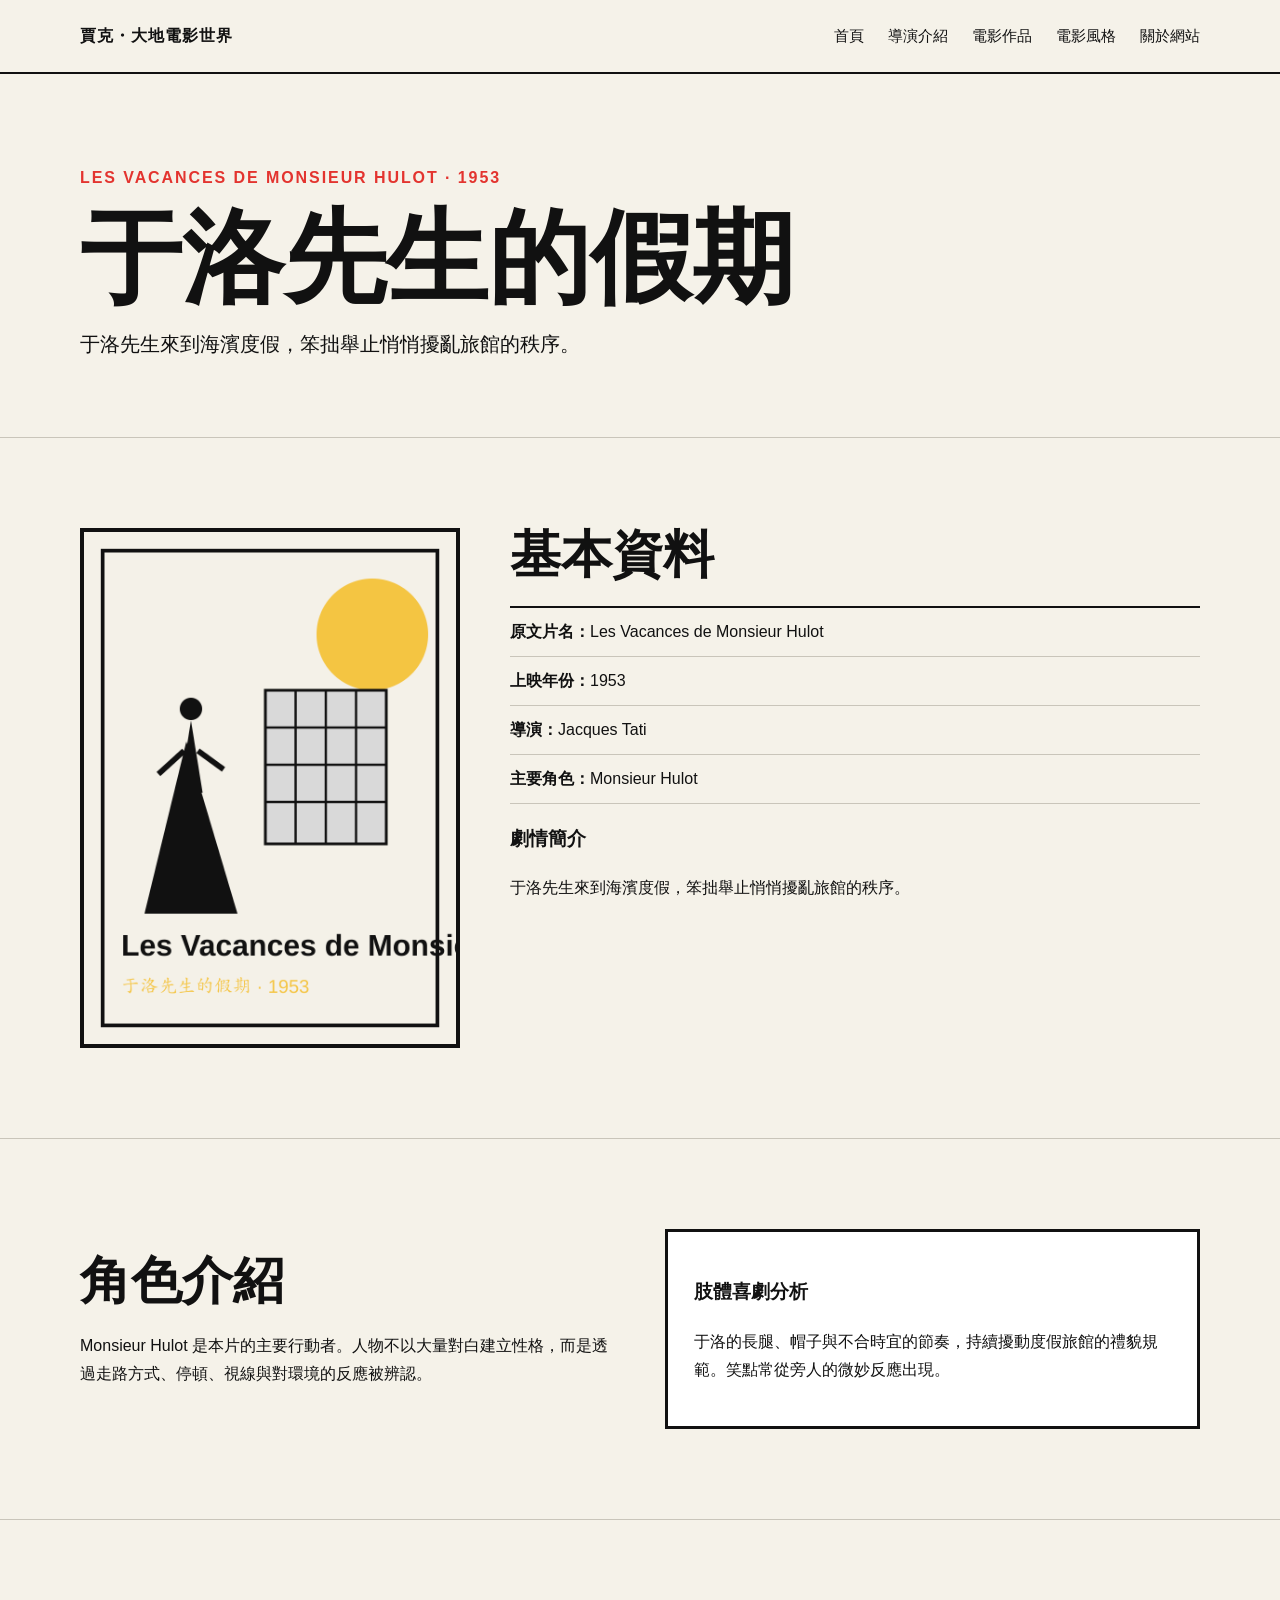
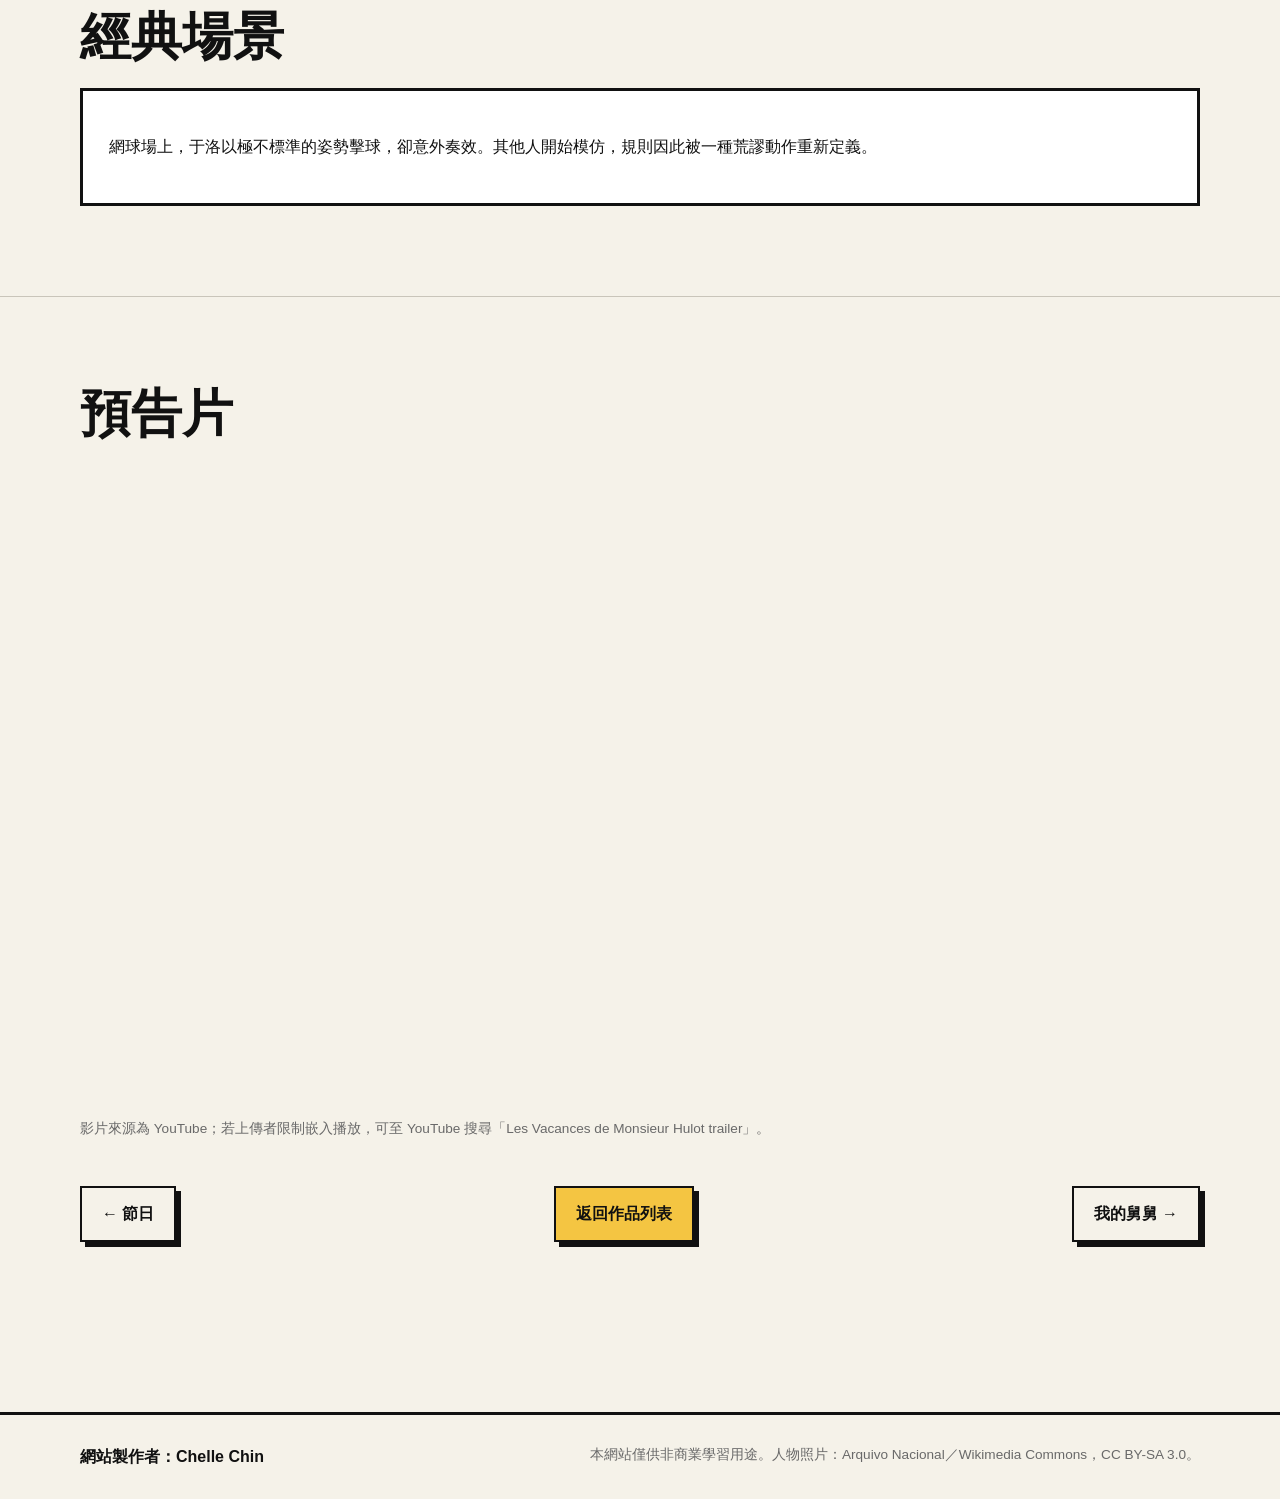
<file: films/hulot-holiday.html>
<!doctype html><html lang="zh-Hant"><head><meta charset="utf-8"><meta name="viewport" content="width=device-width,initial-scale=1"><meta name="description" content="賈克・大地導演生平、電影作品與肢體喜劇分析"><title>于洛先生的假期｜賈克・大地電影世界</title><link rel="stylesheet" href="../style.css"></head><body><header class="site-header"><div class="container nav"><a class="brand" href="../index.html">賈克・大地電影世界</a><button class="menu-btn" aria-label="開啟選單">選單</button><nav class="nav-links"><a href="../index.html">首頁</a><a href="../about.html">導演介紹</a><a href="../works.html">電影作品</a><a href="../style.html">電影風格</a><a href="../index.html#about-site">關於網站</a></nav></div></header><main><section class="container page-hero"><div class="eyebrow">Les Vacances de Monsieur Hulot · 1953</div><h1>于洛先生的假期</h1><p class="lead">于洛先生來到海濱度假，笨拙舉止悄悄擾亂旅館的秩序。</p></section><section class="section"><div class="container film-detail"><img src="../assets/images/hulot-holiday.png" alt="于洛先生的假期電影海報"><div><h2 class="section-title">基本資料</h2><ul class="fact-list"><li><strong>原文片名：</strong>Les Vacances de Monsieur Hulot</li><li><strong>上映年份：</strong>1953</li><li><strong>導演：</strong>Jacques Tati</li><li><strong>主要角色：</strong>Monsieur Hulot</li></ul><h3>劇情簡介</h3><p>于洛先生來到海濱度假，笨拙舉止悄悄擾亂旅館的秩序。</p></div></div></section><section class="section"><div class="container split"><div><h2 class="section-title">角色介紹</h2><p>Monsieur Hulot 是本片的主要行動者。人物不以大量對白建立性格，而是透過走路方式、停頓、視線與對環境的反應被辨認。</p></div><div class="scene"><h3>肢體喜劇分析</h3><p>于洛的長腿、帽子與不合時宜的節奏，持續擾動度假旅館的禮貌規範。笑點常從旁人的微妙反應出現。</p></div></div></section><section class="section"><div class="container"><h2 class="section-title">經典場景</h2><div class="scene"><p>網球場上，于洛以極不標準的姿勢擊球，卻意外奏效。其他人開始模仿，規則因此被一種荒謬動作重新定義。</p></div></div></section><section class="section"><div class="container"><h2 class="section-title">預告片</h2><div class="video-wrap"><iframe src="https://www.youtube.com/embed/DUWHZYMhDS4" title="于洛先生的假期預告片" allowfullscreen loading="lazy"></iframe></div><p class="notice">影片來源為 YouTube；若上傳者限制嵌入播放，可至 YouTube 搜尋「Les Vacances de Monsieur Hulot trailer」。</p><div class="prev-next"><a class="btn secondary" href="jour-de-fete.html">← 節日</a><a class="btn" href="../works.html">返回作品列表</a><a class="btn secondary" href="mon-oncle.html">我的舅舅 →</a></div></div></section></main><footer class="site-footer"><div class="container"><strong>網站製作者：Chelle Chin</strong><span class="notice">本網站僅供非商業學習用途。人物照片：Arquivo Nacional／Wikimedia Commons，CC BY-SA 3.0。</span></div></footer><div class="modal" id="film-modal"><div class="modal-box"><button class="close" aria-label="關閉">×</button><div class="modal-content"><img id="modal-img" alt="電影海報"><div><span class="tag" id="modal-year"></span><h2 id="modal-title"></h2><p id="modal-desc"></p><a class="btn" id="modal-link" href="#">閱讀完整介紹</a></div></div></div></div><script src="../script.js"></script></body></html>
</file>
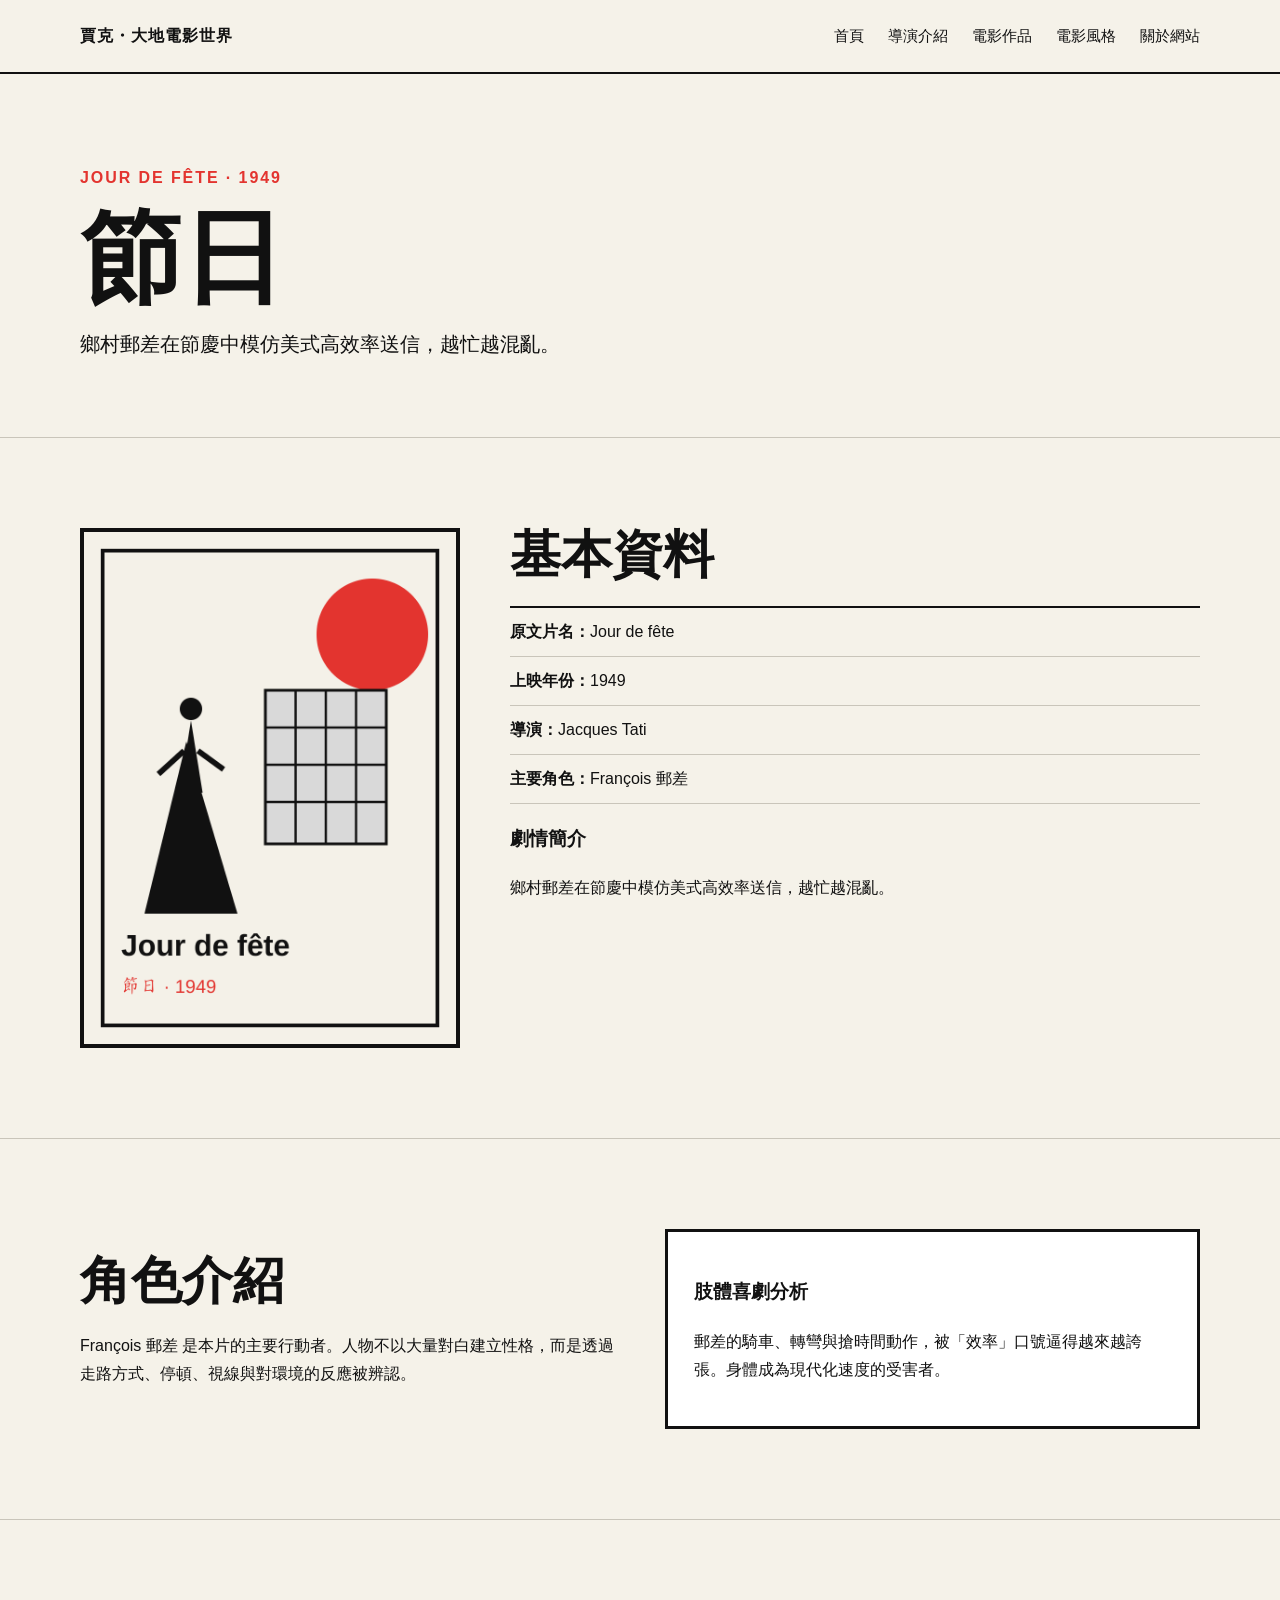
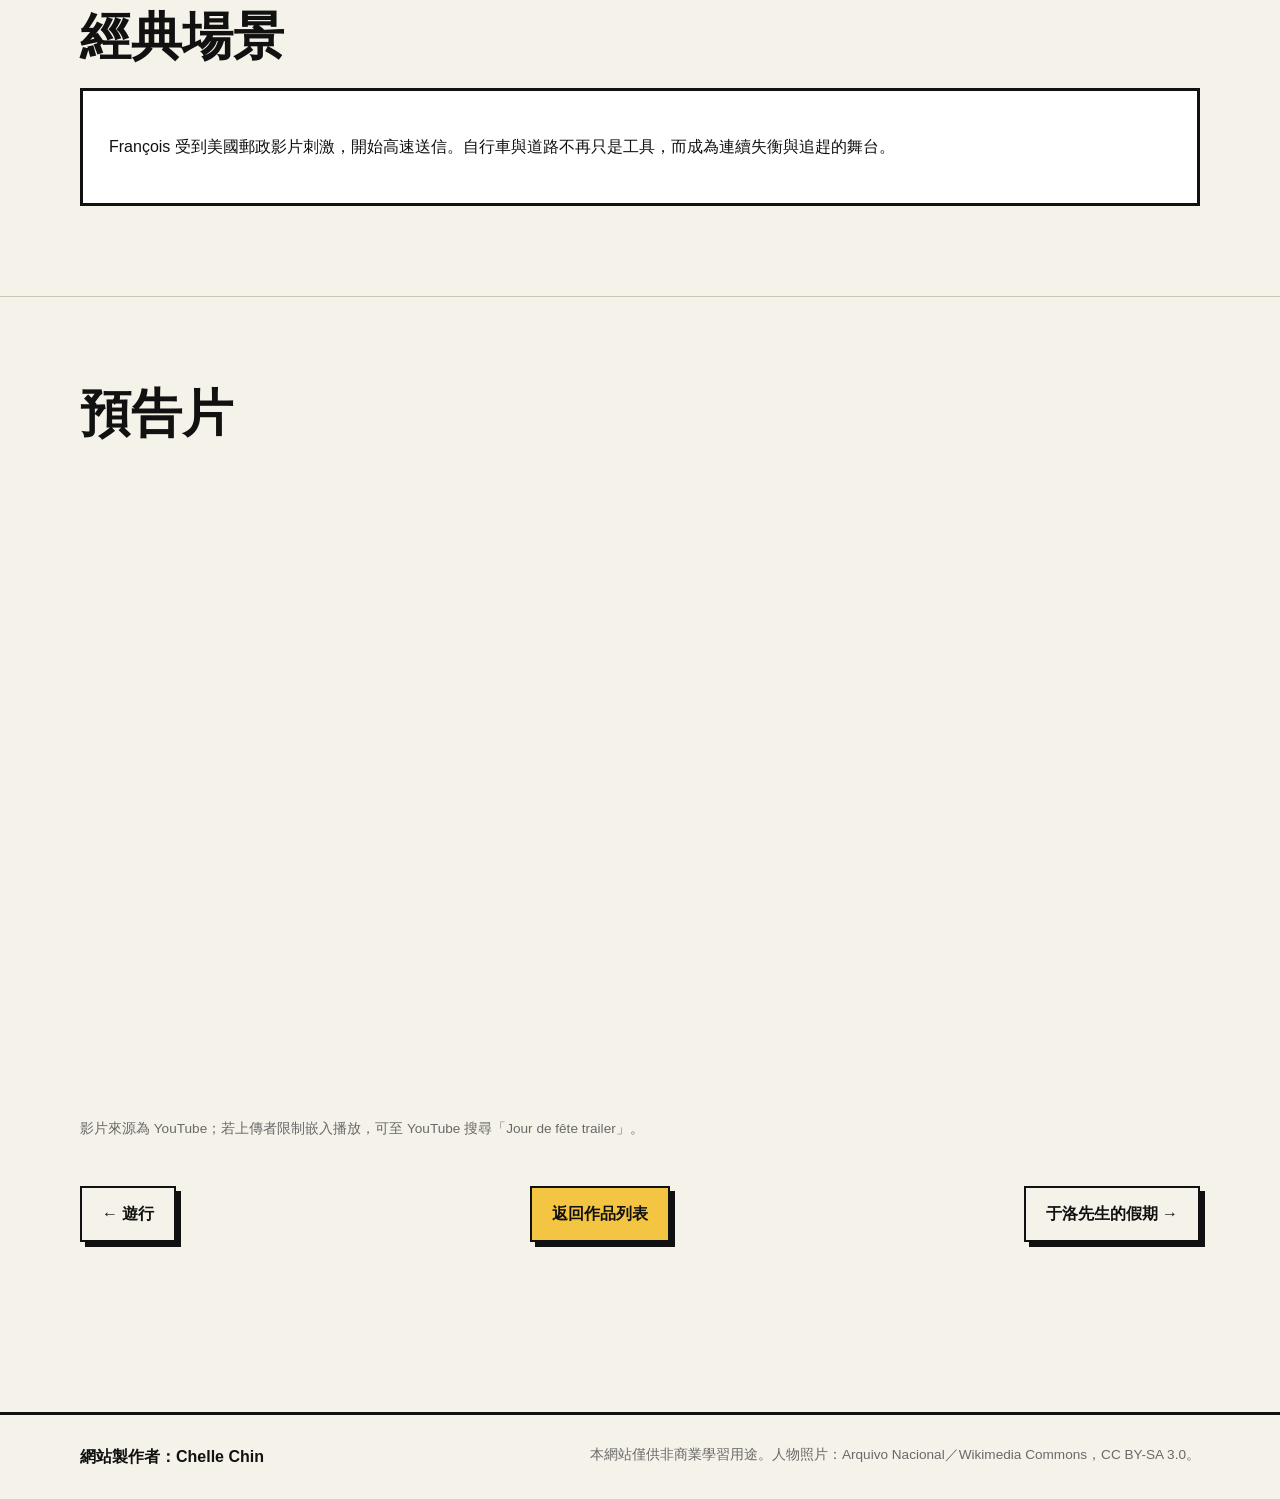
<file: films/jour-de-fete.html>
<!doctype html><html lang="zh-Hant"><head><meta charset="utf-8"><meta name="viewport" content="width=device-width,initial-scale=1"><meta name="description" content="賈克・大地導演生平、電影作品與肢體喜劇分析"><title>節日｜賈克・大地電影世界</title><link rel="stylesheet" href="../style.css"></head><body><header class="site-header"><div class="container nav"><a class="brand" href="../index.html">賈克・大地電影世界</a><button class="menu-btn" aria-label="開啟選單">選單</button><nav class="nav-links"><a href="../index.html">首頁</a><a href="../about.html">導演介紹</a><a href="../works.html">電影作品</a><a href="../style.html">電影風格</a><a href="../index.html#about-site">關於網站</a></nav></div></header><main><section class="container page-hero"><div class="eyebrow">Jour de fête · 1949</div><h1>節日</h1><p class="lead">鄉村郵差在節慶中模仿美式高效率送信，越忙越混亂。</p></section><section class="section"><div class="container film-detail"><img src="../assets/images/jour-de-fete.png" alt="節日電影海報"><div><h2 class="section-title">基本資料</h2><ul class="fact-list"><li><strong>原文片名：</strong>Jour de fête</li><li><strong>上映年份：</strong>1949</li><li><strong>導演：</strong>Jacques Tati</li><li><strong>主要角色：</strong>François 郵差</li></ul><h3>劇情簡介</h3><p>鄉村郵差在節慶中模仿美式高效率送信，越忙越混亂。</p></div></div></section><section class="section"><div class="container split"><div><h2 class="section-title">角色介紹</h2><p>François 郵差 是本片的主要行動者。人物不以大量對白建立性格，而是透過走路方式、停頓、視線與對環境的反應被辨認。</p></div><div class="scene"><h3>肢體喜劇分析</h3><p>郵差的騎車、轉彎與搶時間動作，被「效率」口號逼得越來越誇張。身體成為現代化速度的受害者。</p></div></div></section><section class="section"><div class="container"><h2 class="section-title">經典場景</h2><div class="scene"><p>François 受到美國郵政影片刺激，開始高速送信。自行車與道路不再只是工具，而成為連續失衡與追趕的舞台。</p></div></div></section><section class="section"><div class="container"><h2 class="section-title">預告片</h2><div class="video-wrap"><iframe src="https://www.youtube.com/embed/HV5mBY2Oaow" title="節日預告片" allowfullscreen loading="lazy"></iframe></div><p class="notice">影片來源為 YouTube；若上傳者限制嵌入播放，可至 YouTube 搜尋「Jour de fête trailer」。</p><div class="prev-next"><a class="btn secondary" href="parade.html">← 遊行</a><a class="btn" href="../works.html">返回作品列表</a><a class="btn secondary" href="hulot-holiday.html">于洛先生的假期 →</a></div></div></section></main><footer class="site-footer"><div class="container"><strong>網站製作者：Chelle Chin</strong><span class="notice">本網站僅供非商業學習用途。人物照片：Arquivo Nacional／Wikimedia Commons，CC BY-SA 3.0。</span></div></footer><div class="modal" id="film-modal"><div class="modal-box"><button class="close" aria-label="關閉">×</button><div class="modal-content"><img id="modal-img" alt="電影海報"><div><span class="tag" id="modal-year"></span><h2 id="modal-title"></h2><p id="modal-desc"></p><a class="btn" id="modal-link" href="#">閱讀完整介紹</a></div></div></div></div><script src="../script.js"></script></body></html>
</file>
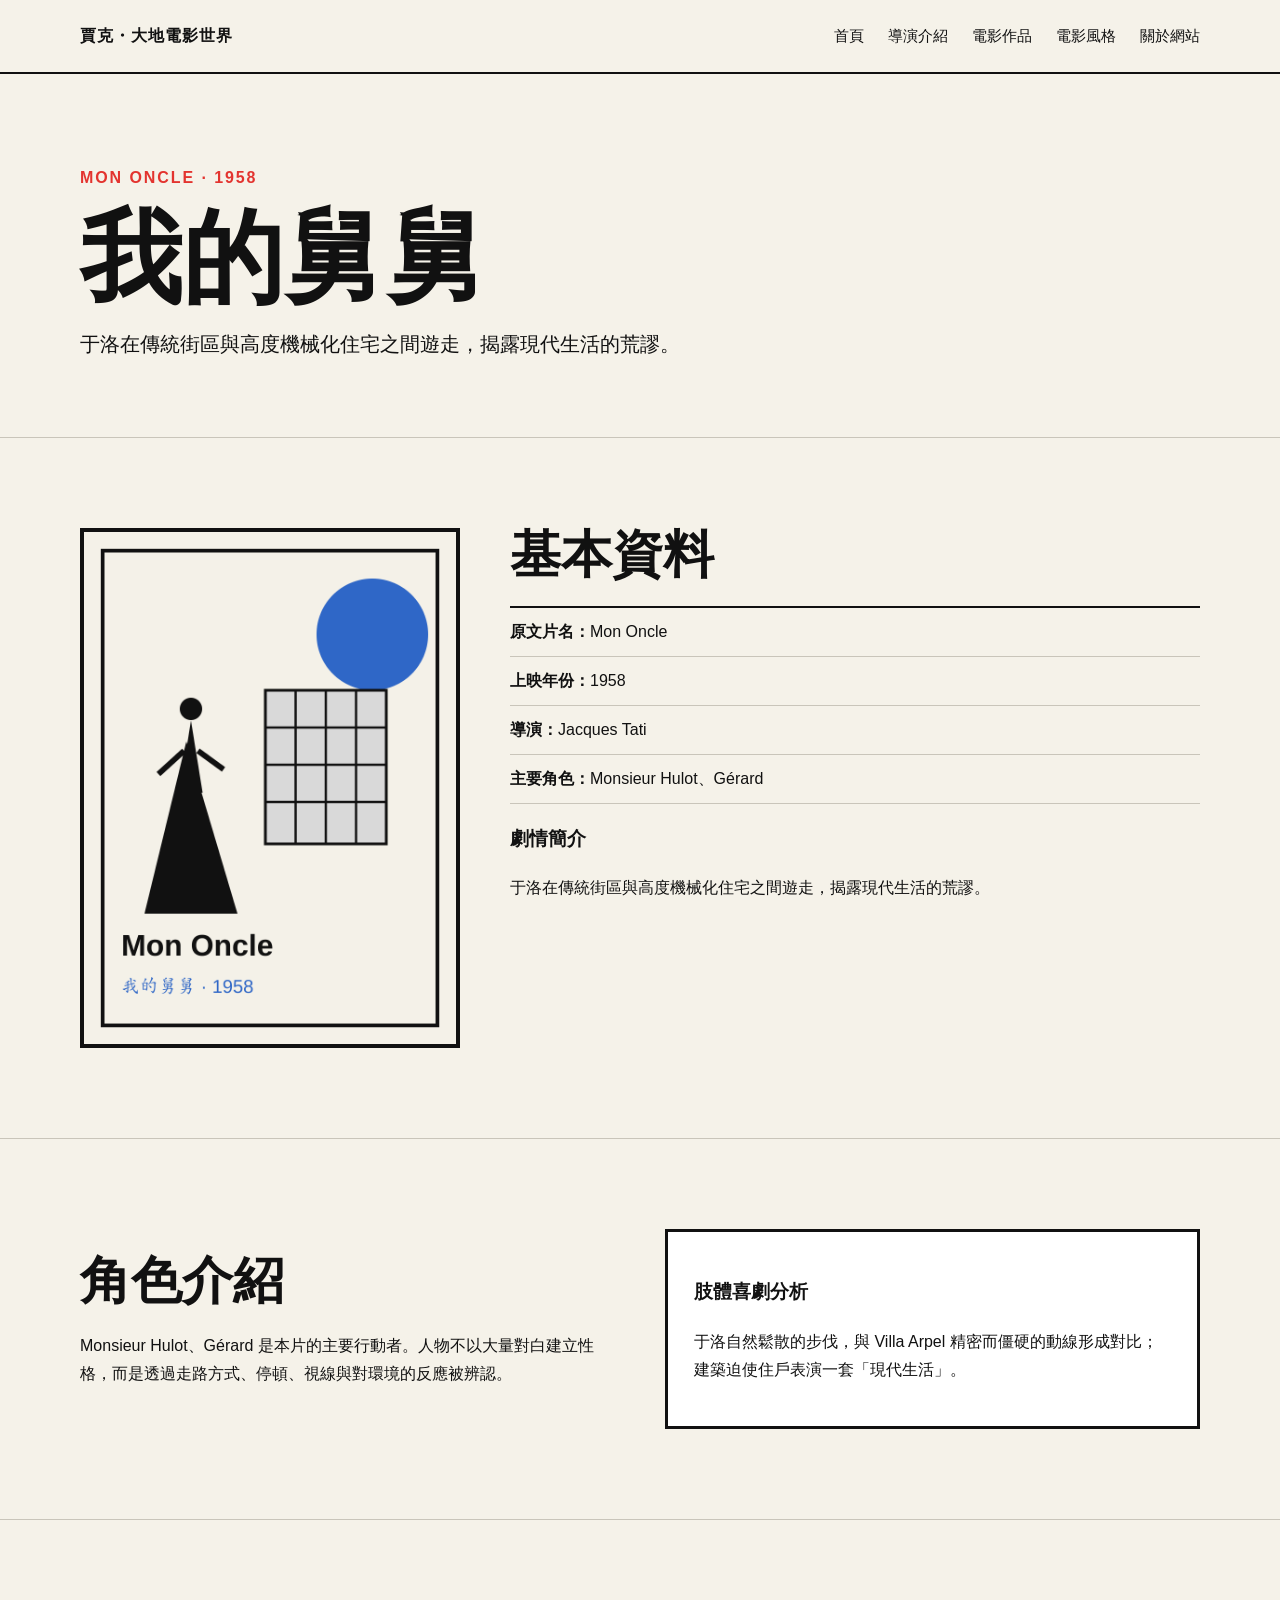
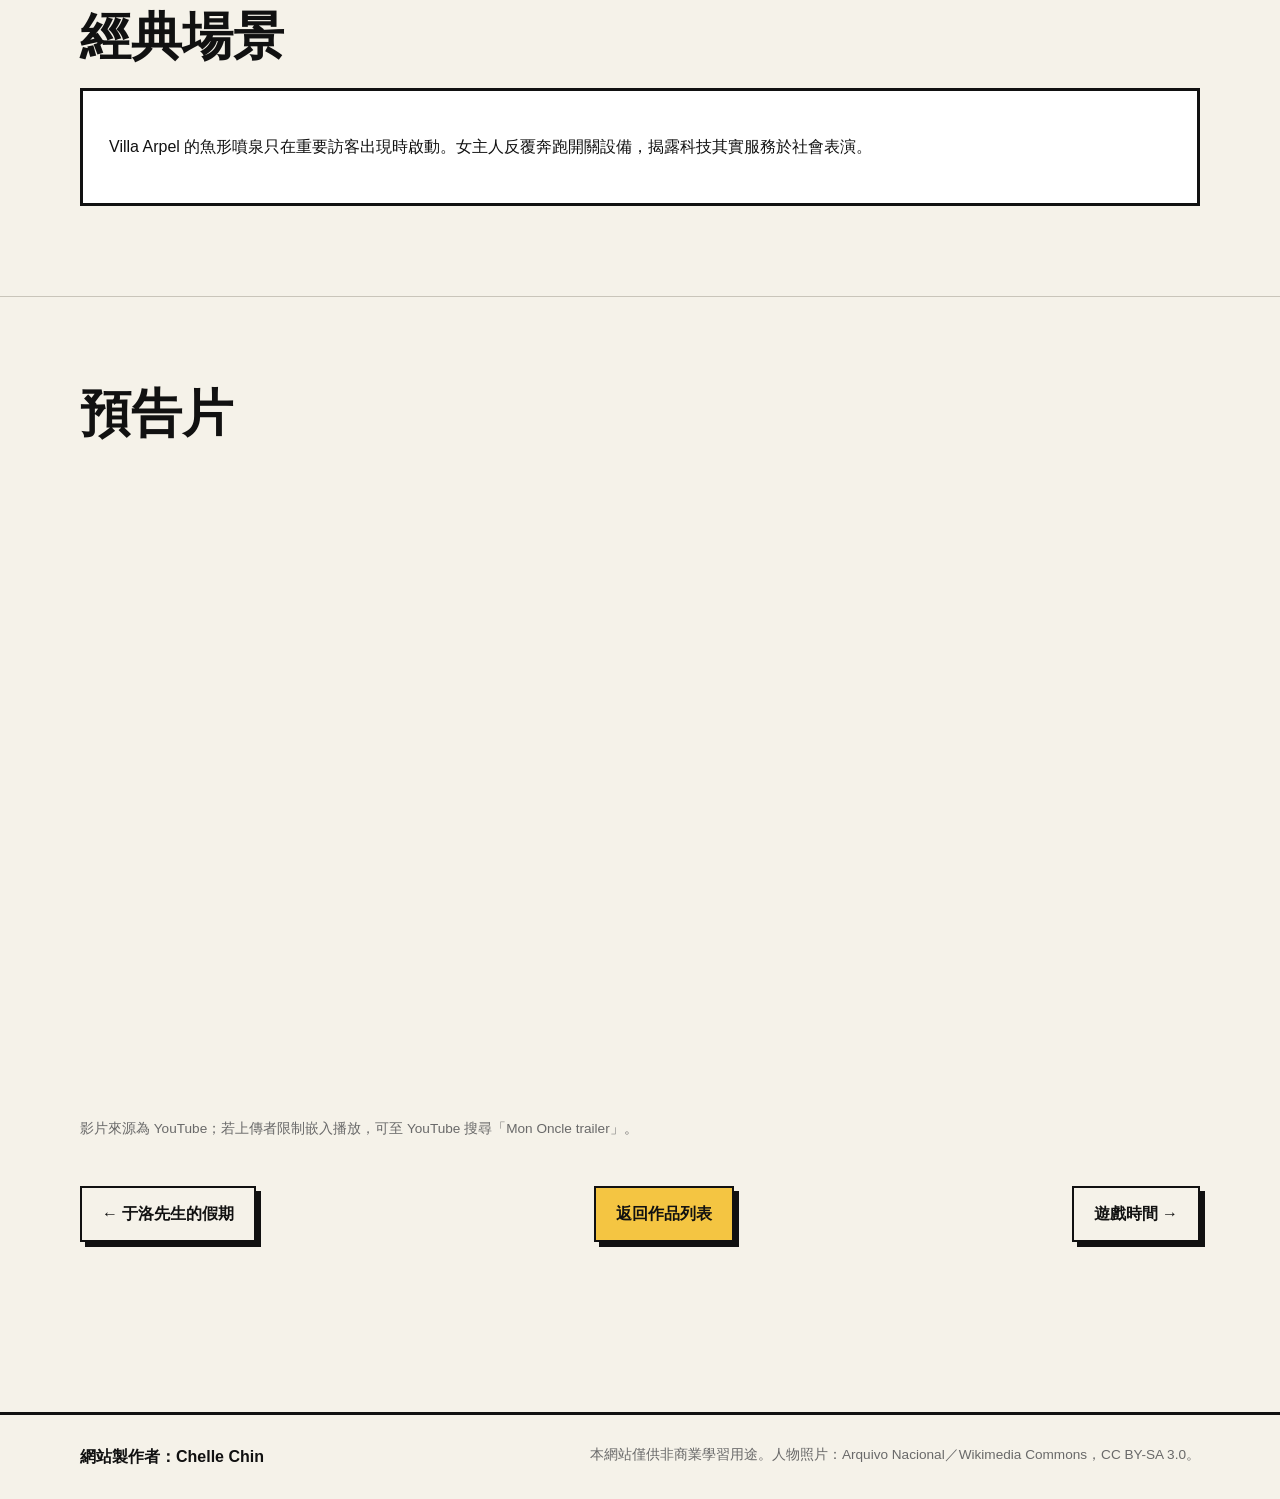
<file: films/mon-oncle.html>
<!doctype html><html lang="zh-Hant"><head><meta charset="utf-8"><meta name="viewport" content="width=device-width,initial-scale=1"><meta name="description" content="賈克・大地導演生平、電影作品與肢體喜劇分析"><title>我的舅舅｜賈克・大地電影世界</title><link rel="stylesheet" href="../style.css"></head><body><header class="site-header"><div class="container nav"><a class="brand" href="../index.html">賈克・大地電影世界</a><button class="menu-btn" aria-label="開啟選單">選單</button><nav class="nav-links"><a href="../index.html">首頁</a><a href="../about.html">導演介紹</a><a href="../works.html">電影作品</a><a href="../style.html">電影風格</a><a href="../index.html#about-site">關於網站</a></nav></div></header><main><section class="container page-hero"><div class="eyebrow">Mon Oncle · 1958</div><h1>我的舅舅</h1><p class="lead">于洛在傳統街區與高度機械化住宅之間遊走，揭露現代生活的荒謬。</p></section><section class="section"><div class="container film-detail"><img src="../assets/images/mon-oncle.png" alt="我的舅舅電影海報"><div><h2 class="section-title">基本資料</h2><ul class="fact-list"><li><strong>原文片名：</strong>Mon Oncle</li><li><strong>上映年份：</strong>1958</li><li><strong>導演：</strong>Jacques Tati</li><li><strong>主要角色：</strong>Monsieur Hulot、Gérard</li></ul><h3>劇情簡介</h3><p>于洛在傳統街區與高度機械化住宅之間遊走，揭露現代生活的荒謬。</p></div></div></section><section class="section"><div class="container split"><div><h2 class="section-title">角色介紹</h2><p>Monsieur Hulot、Gérard 是本片的主要行動者。人物不以大量對白建立性格，而是透過走路方式、停頓、視線與對環境的反應被辨認。</p></div><div class="scene"><h3>肢體喜劇分析</h3><p>于洛自然鬆散的步伐，與 Villa Arpel 精密而僵硬的動線形成對比；建築迫使住戶表演一套「現代生活」。</p></div></div></section><section class="section"><div class="container"><h2 class="section-title">經典場景</h2><div class="scene"><p>Villa Arpel 的魚形噴泉只在重要訪客出現時啟動。女主人反覆奔跑開關設備，揭露科技其實服務於社會表演。</p></div></div></section><section class="section"><div class="container"><h2 class="section-title">預告片</h2><div class="video-wrap"><iframe src="https://www.youtube.com/embed/hRjtIg1NM84" title="我的舅舅預告片" allowfullscreen loading="lazy"></iframe></div><p class="notice">影片來源為 YouTube；若上傳者限制嵌入播放，可至 YouTube 搜尋「Mon Oncle trailer」。</p><div class="prev-next"><a class="btn secondary" href="hulot-holiday.html">← 于洛先生的假期</a><a class="btn" href="../works.html">返回作品列表</a><a class="btn secondary" href="playtime.html">遊戲時間 →</a></div></div></section></main><footer class="site-footer"><div class="container"><strong>網站製作者：Chelle Chin</strong><span class="notice">本網站僅供非商業學習用途。人物照片：Arquivo Nacional／Wikimedia Commons，CC BY-SA 3.0。</span></div></footer><div class="modal" id="film-modal"><div class="modal-box"><button class="close" aria-label="關閉">×</button><div class="modal-content"><img id="modal-img" alt="電影海報"><div><span class="tag" id="modal-year"></span><h2 id="modal-title"></h2><p id="modal-desc"></p><a class="btn" id="modal-link" href="#">閱讀完整介紹</a></div></div></div></div><script src="../script.js"></script></body></html>
</file>
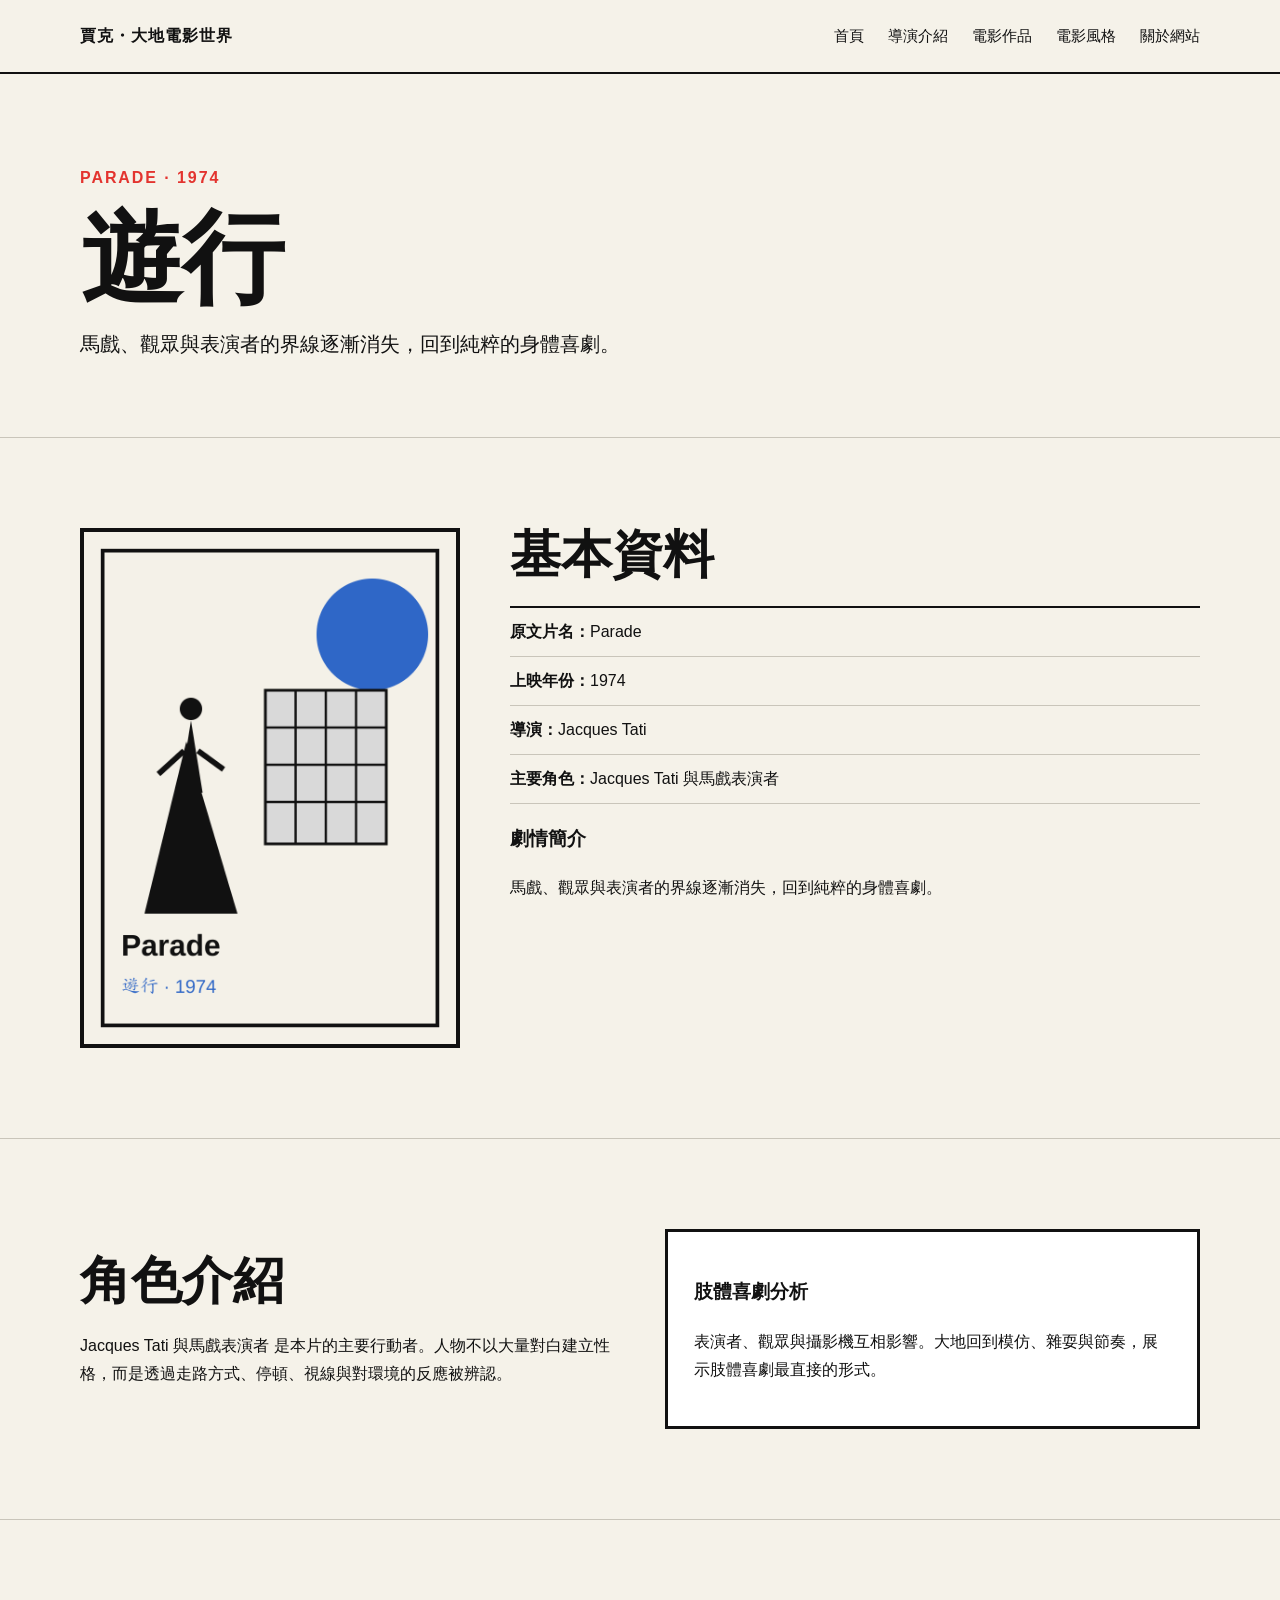
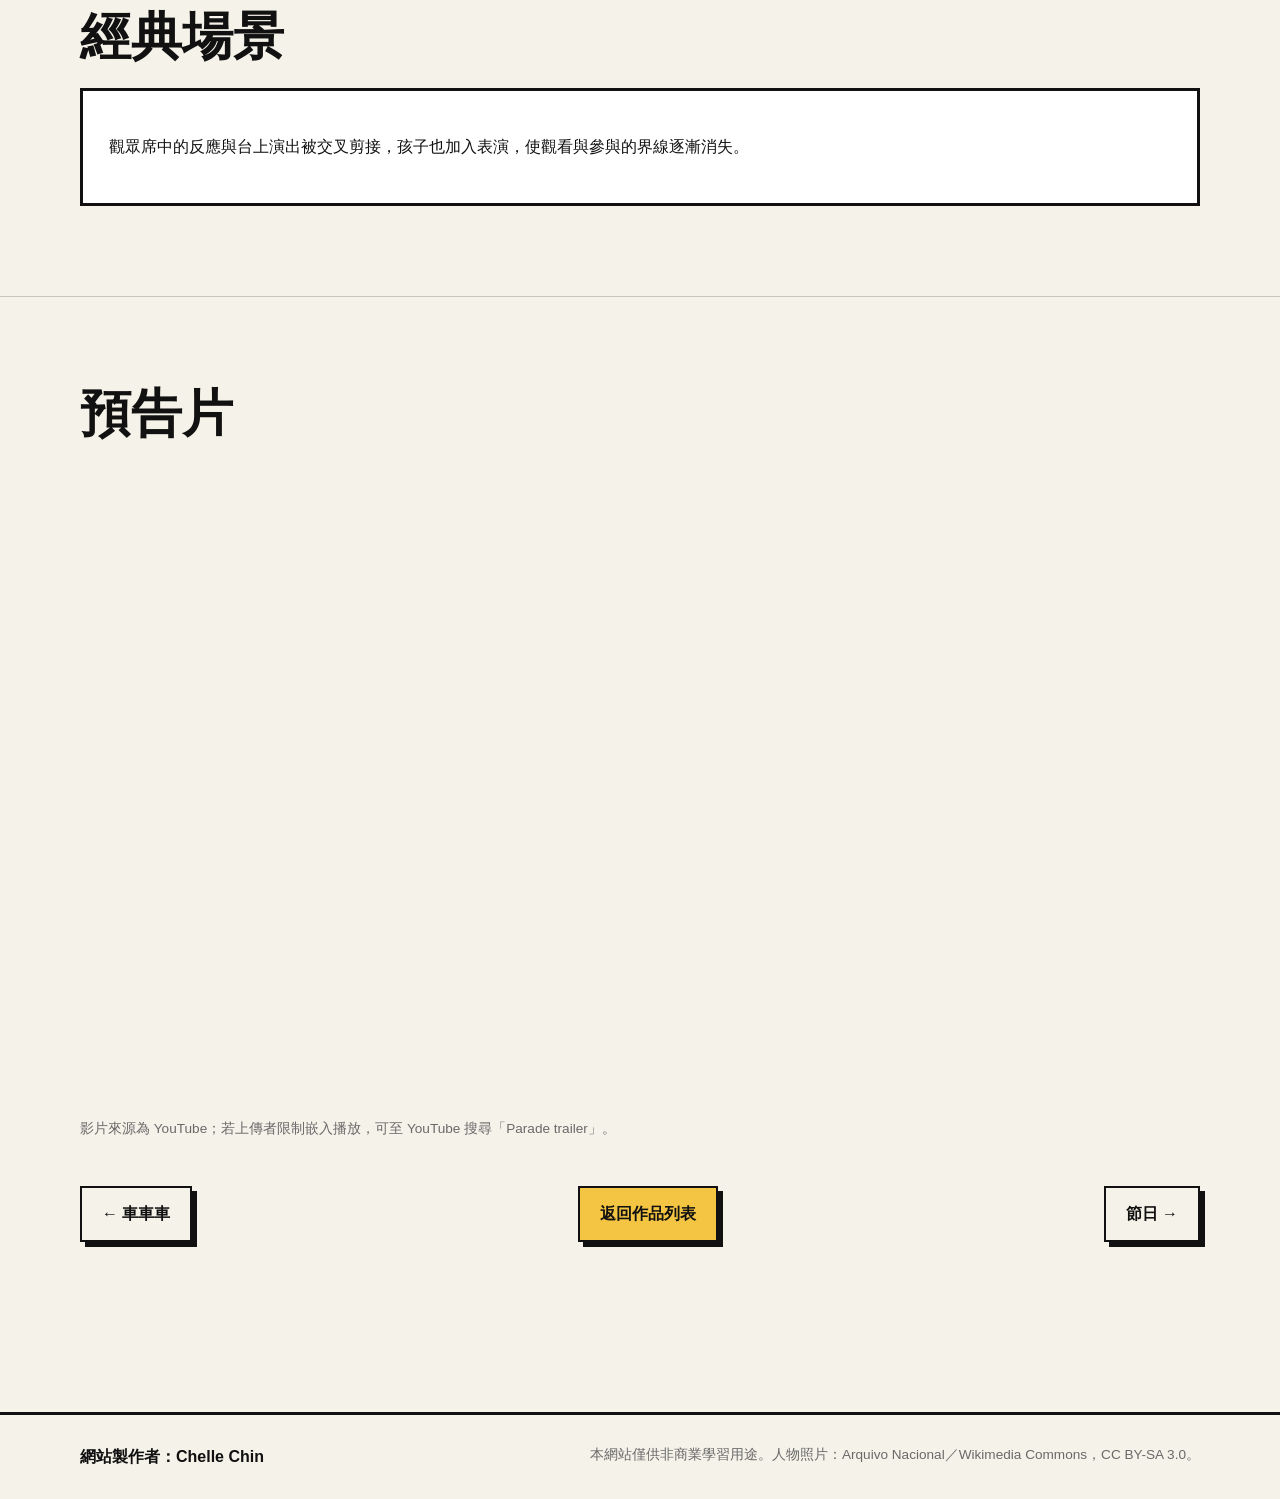
<file: films/parade.html>
<!doctype html><html lang="zh-Hant"><head><meta charset="utf-8"><meta name="viewport" content="width=device-width,initial-scale=1"><meta name="description" content="賈克・大地導演生平、電影作品與肢體喜劇分析"><title>遊行｜賈克・大地電影世界</title><link rel="stylesheet" href="../style.css"></head><body><header class="site-header"><div class="container nav"><a class="brand" href="../index.html">賈克・大地電影世界</a><button class="menu-btn" aria-label="開啟選單">選單</button><nav class="nav-links"><a href="../index.html">首頁</a><a href="../about.html">導演介紹</a><a href="../works.html">電影作品</a><a href="../style.html">電影風格</a><a href="../index.html#about-site">關於網站</a></nav></div></header><main><section class="container page-hero"><div class="eyebrow">Parade · 1974</div><h1>遊行</h1><p class="lead">馬戲、觀眾與表演者的界線逐漸消失，回到純粹的身體喜劇。</p></section><section class="section"><div class="container film-detail"><img src="../assets/images/parade.png" alt="遊行電影海報"><div><h2 class="section-title">基本資料</h2><ul class="fact-list"><li><strong>原文片名：</strong>Parade</li><li><strong>上映年份：</strong>1974</li><li><strong>導演：</strong>Jacques Tati</li><li><strong>主要角色：</strong>Jacques Tati 與馬戲表演者</li></ul><h3>劇情簡介</h3><p>馬戲、觀眾與表演者的界線逐漸消失，回到純粹的身體喜劇。</p></div></div></section><section class="section"><div class="container split"><div><h2 class="section-title">角色介紹</h2><p>Jacques Tati 與馬戲表演者 是本片的主要行動者。人物不以大量對白建立性格，而是透過走路方式、停頓、視線與對環境的反應被辨認。</p></div><div class="scene"><h3>肢體喜劇分析</h3><p>表演者、觀眾與攝影機互相影響。大地回到模仿、雜耍與節奏，展示肢體喜劇最直接的形式。</p></div></div></section><section class="section"><div class="container"><h2 class="section-title">經典場景</h2><div class="scene"><p>觀眾席中的反應與台上演出被交叉剪接，孩子也加入表演，使觀看與參與的界線逐漸消失。</p></div></div></section><section class="section"><div class="container"><h2 class="section-title">預告片</h2><div class="video-wrap"><iframe src="https://www.youtube.com/embed/oEDjsHSfh6c" title="遊行預告片" allowfullscreen loading="lazy"></iframe></div><p class="notice">影片來源為 YouTube；若上傳者限制嵌入播放，可至 YouTube 搜尋「Parade trailer」。</p><div class="prev-next"><a class="btn secondary" href="trafic.html">← 車車車</a><a class="btn" href="../works.html">返回作品列表</a><a class="btn secondary" href="jour-de-fete.html">節日 →</a></div></div></section></main><footer class="site-footer"><div class="container"><strong>網站製作者：Chelle Chin</strong><span class="notice">本網站僅供非商業學習用途。人物照片：Arquivo Nacional／Wikimedia Commons，CC BY-SA 3.0。</span></div></footer><div class="modal" id="film-modal"><div class="modal-box"><button class="close" aria-label="關閉">×</button><div class="modal-content"><img id="modal-img" alt="電影海報"><div><span class="tag" id="modal-year"></span><h2 id="modal-title"></h2><p id="modal-desc"></p><a class="btn" id="modal-link" href="#">閱讀完整介紹</a></div></div></div></div><script src="../script.js"></script></body></html>
</file>
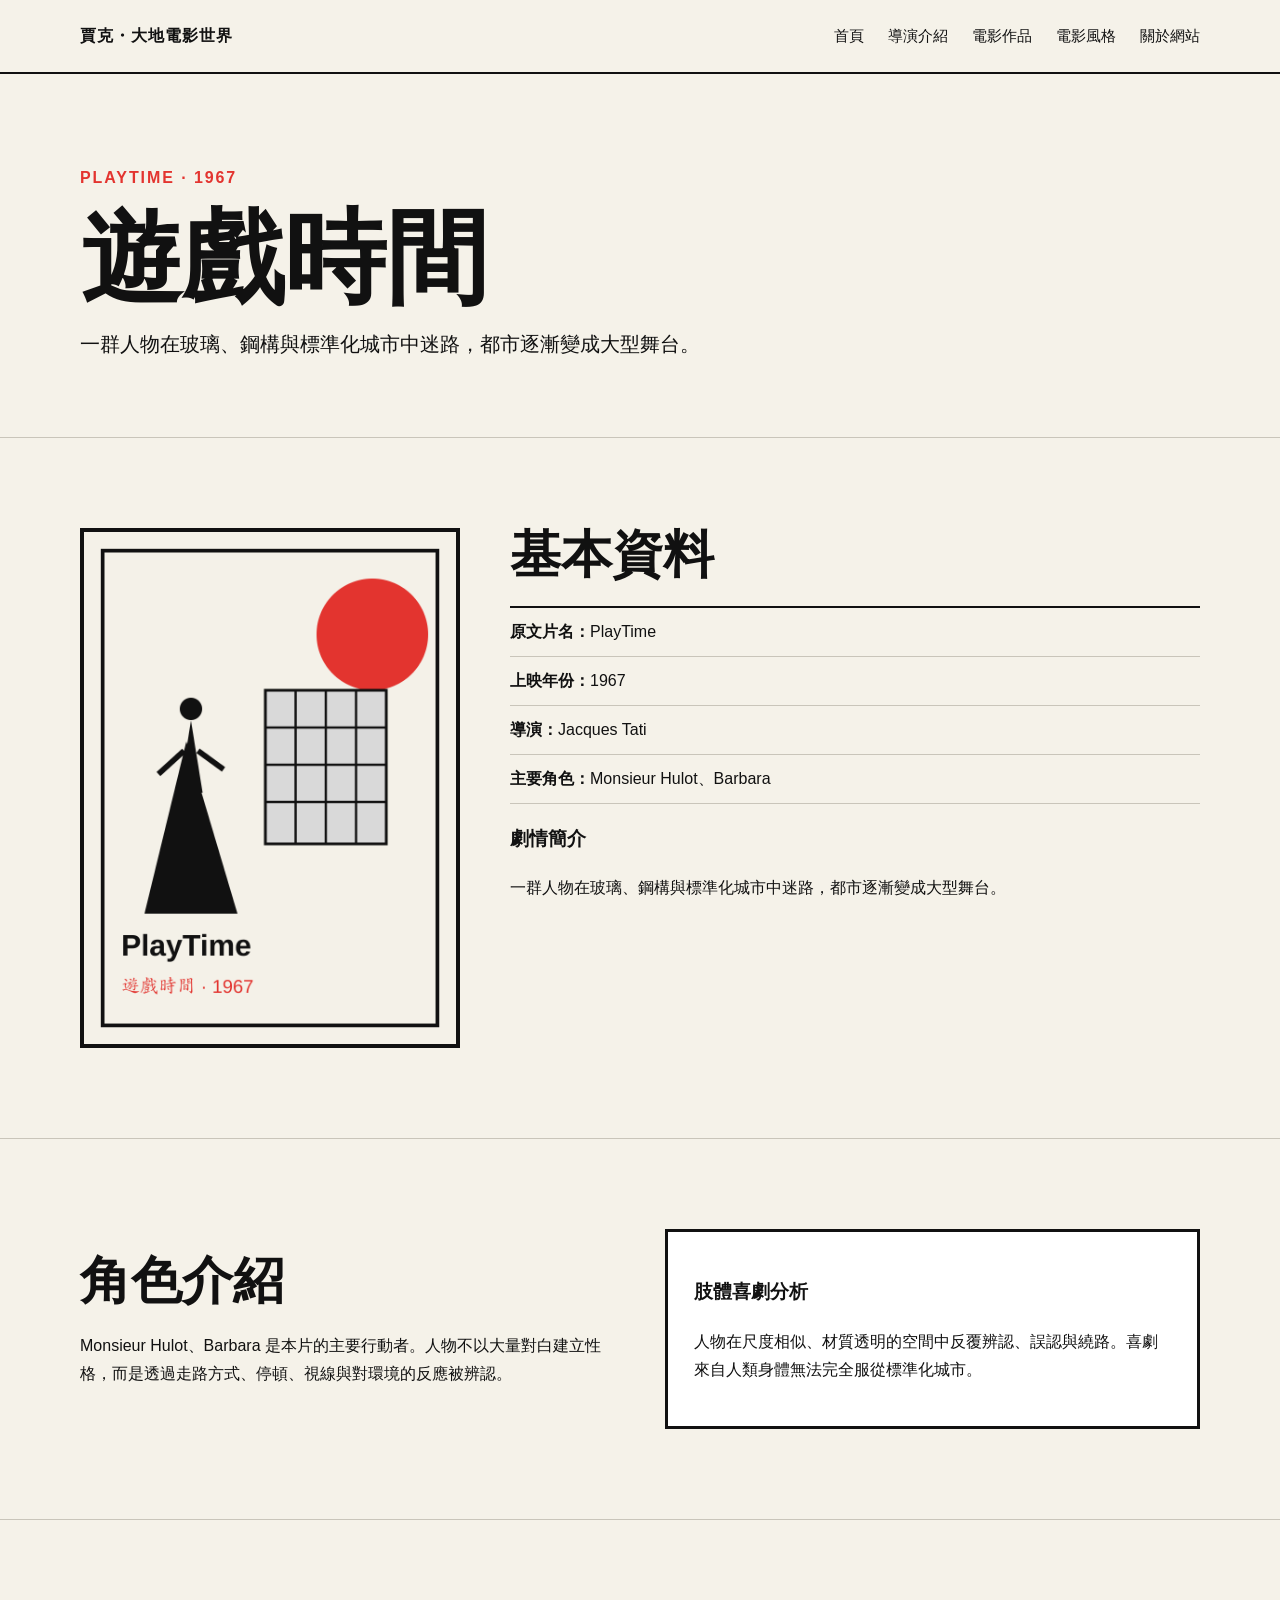
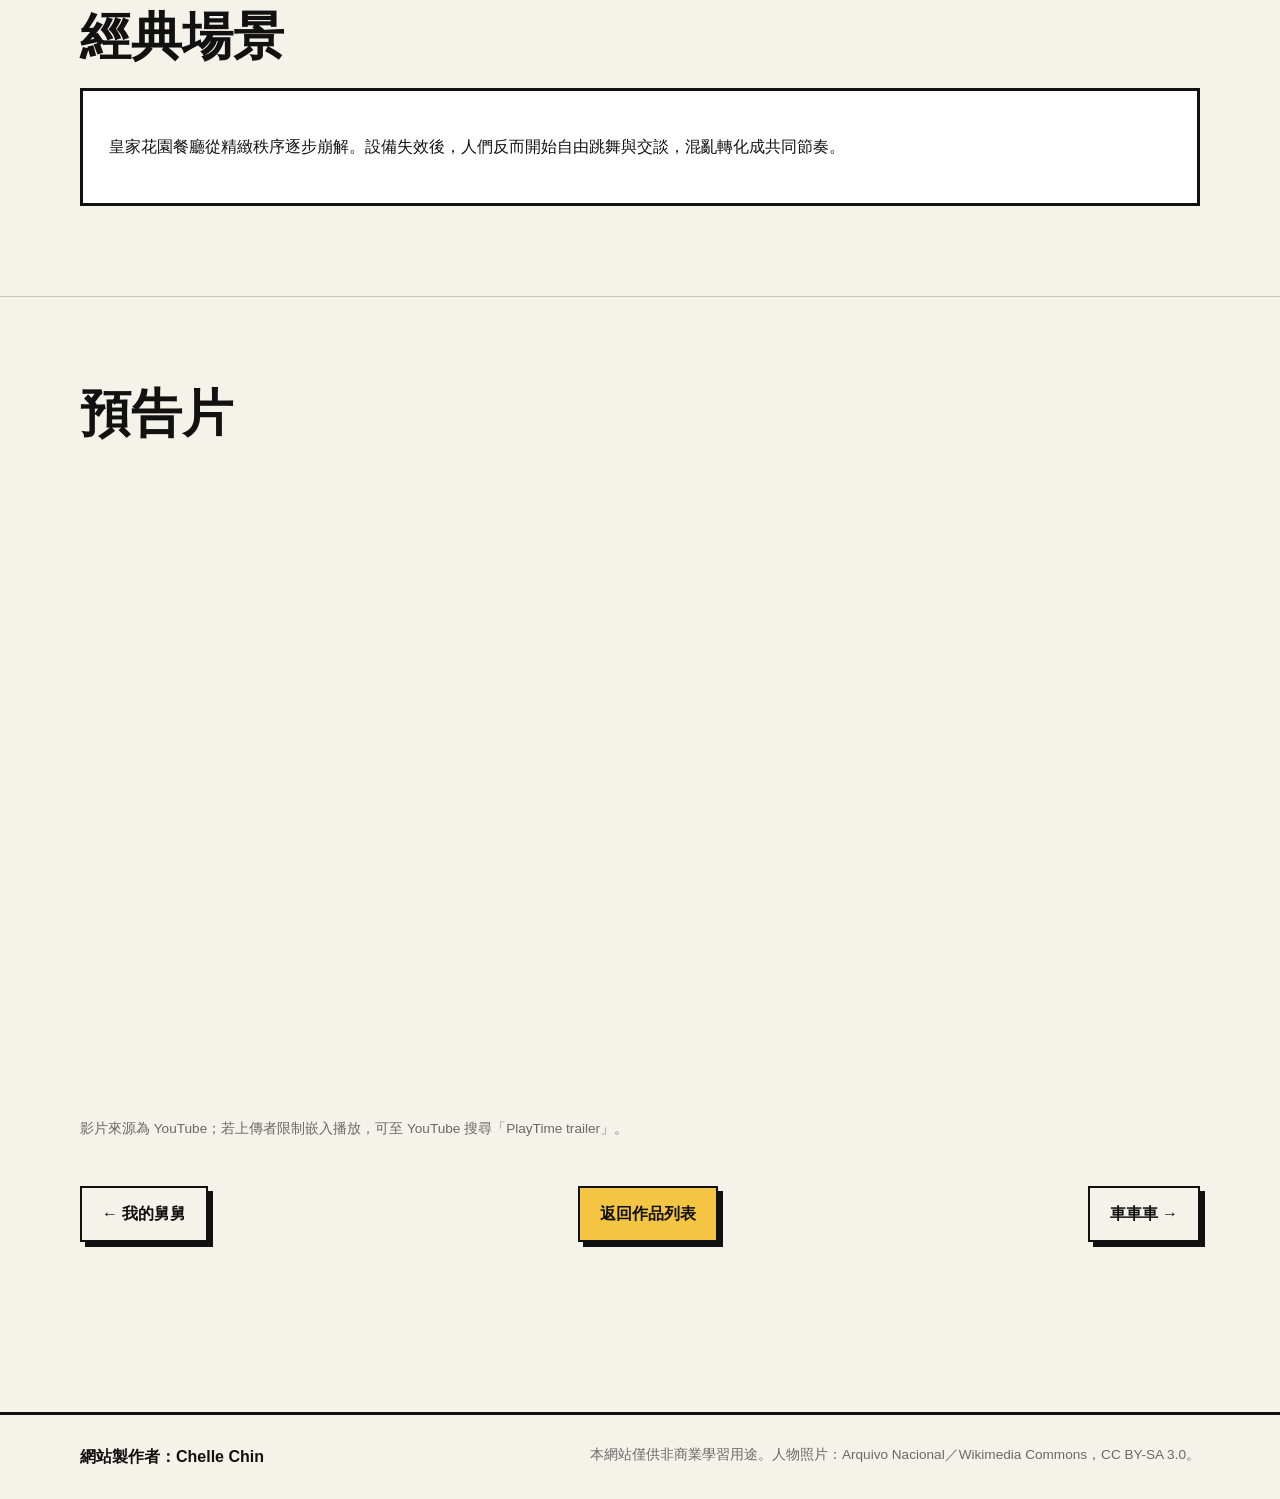
<file: films/playtime.html>
<!doctype html><html lang="zh-Hant"><head><meta charset="utf-8"><meta name="viewport" content="width=device-width,initial-scale=1"><meta name="description" content="賈克・大地導演生平、電影作品與肢體喜劇分析"><title>遊戲時間｜賈克・大地電影世界</title><link rel="stylesheet" href="../style.css"></head><body><header class="site-header"><div class="container nav"><a class="brand" href="../index.html">賈克・大地電影世界</a><button class="menu-btn" aria-label="開啟選單">選單</button><nav class="nav-links"><a href="../index.html">首頁</a><a href="../about.html">導演介紹</a><a href="../works.html">電影作品</a><a href="../style.html">電影風格</a><a href="../index.html#about-site">關於網站</a></nav></div></header><main><section class="container page-hero"><div class="eyebrow">PlayTime · 1967</div><h1>遊戲時間</h1><p class="lead">一群人物在玻璃、鋼構與標準化城市中迷路，都市逐漸變成大型舞台。</p></section><section class="section"><div class="container film-detail"><img src="../assets/images/playtime.png" alt="遊戲時間電影海報"><div><h2 class="section-title">基本資料</h2><ul class="fact-list"><li><strong>原文片名：</strong>PlayTime</li><li><strong>上映年份：</strong>1967</li><li><strong>導演：</strong>Jacques Tati</li><li><strong>主要角色：</strong>Monsieur Hulot、Barbara</li></ul><h3>劇情簡介</h3><p>一群人物在玻璃、鋼構與標準化城市中迷路，都市逐漸變成大型舞台。</p></div></div></section><section class="section"><div class="container split"><div><h2 class="section-title">角色介紹</h2><p>Monsieur Hulot、Barbara 是本片的主要行動者。人物不以大量對白建立性格，而是透過走路方式、停頓、視線與對環境的反應被辨認。</p></div><div class="scene"><h3>肢體喜劇分析</h3><p>人物在尺度相似、材質透明的空間中反覆辨認、誤認與繞路。喜劇來自人類身體無法完全服從標準化城市。</p></div></div></section><section class="section"><div class="container"><h2 class="section-title">經典場景</h2><div class="scene"><p>皇家花園餐廳從精緻秩序逐步崩解。設備失效後，人們反而開始自由跳舞與交談，混亂轉化成共同節奏。</p></div></div></section><section class="section"><div class="container"><h2 class="section-title">預告片</h2><div class="video-wrap"><iframe src="https://www.youtube.com/embed/zrYB8hgyq4s" title="遊戲時間預告片" allowfullscreen loading="lazy"></iframe></div><p class="notice">影片來源為 YouTube；若上傳者限制嵌入播放，可至 YouTube 搜尋「PlayTime trailer」。</p><div class="prev-next"><a class="btn secondary" href="mon-oncle.html">← 我的舅舅</a><a class="btn" href="../works.html">返回作品列表</a><a class="btn secondary" href="trafic.html">車車車 →</a></div></div></section></main><footer class="site-footer"><div class="container"><strong>網站製作者：Chelle Chin</strong><span class="notice">本網站僅供非商業學習用途。人物照片：Arquivo Nacional／Wikimedia Commons，CC BY-SA 3.0。</span></div></footer><div class="modal" id="film-modal"><div class="modal-box"><button class="close" aria-label="關閉">×</button><div class="modal-content"><img id="modal-img" alt="電影海報"><div><span class="tag" id="modal-year"></span><h2 id="modal-title"></h2><p id="modal-desc"></p><a class="btn" id="modal-link" href="#">閱讀完整介紹</a></div></div></div></div><script src="../script.js"></script></body></html>
</file>
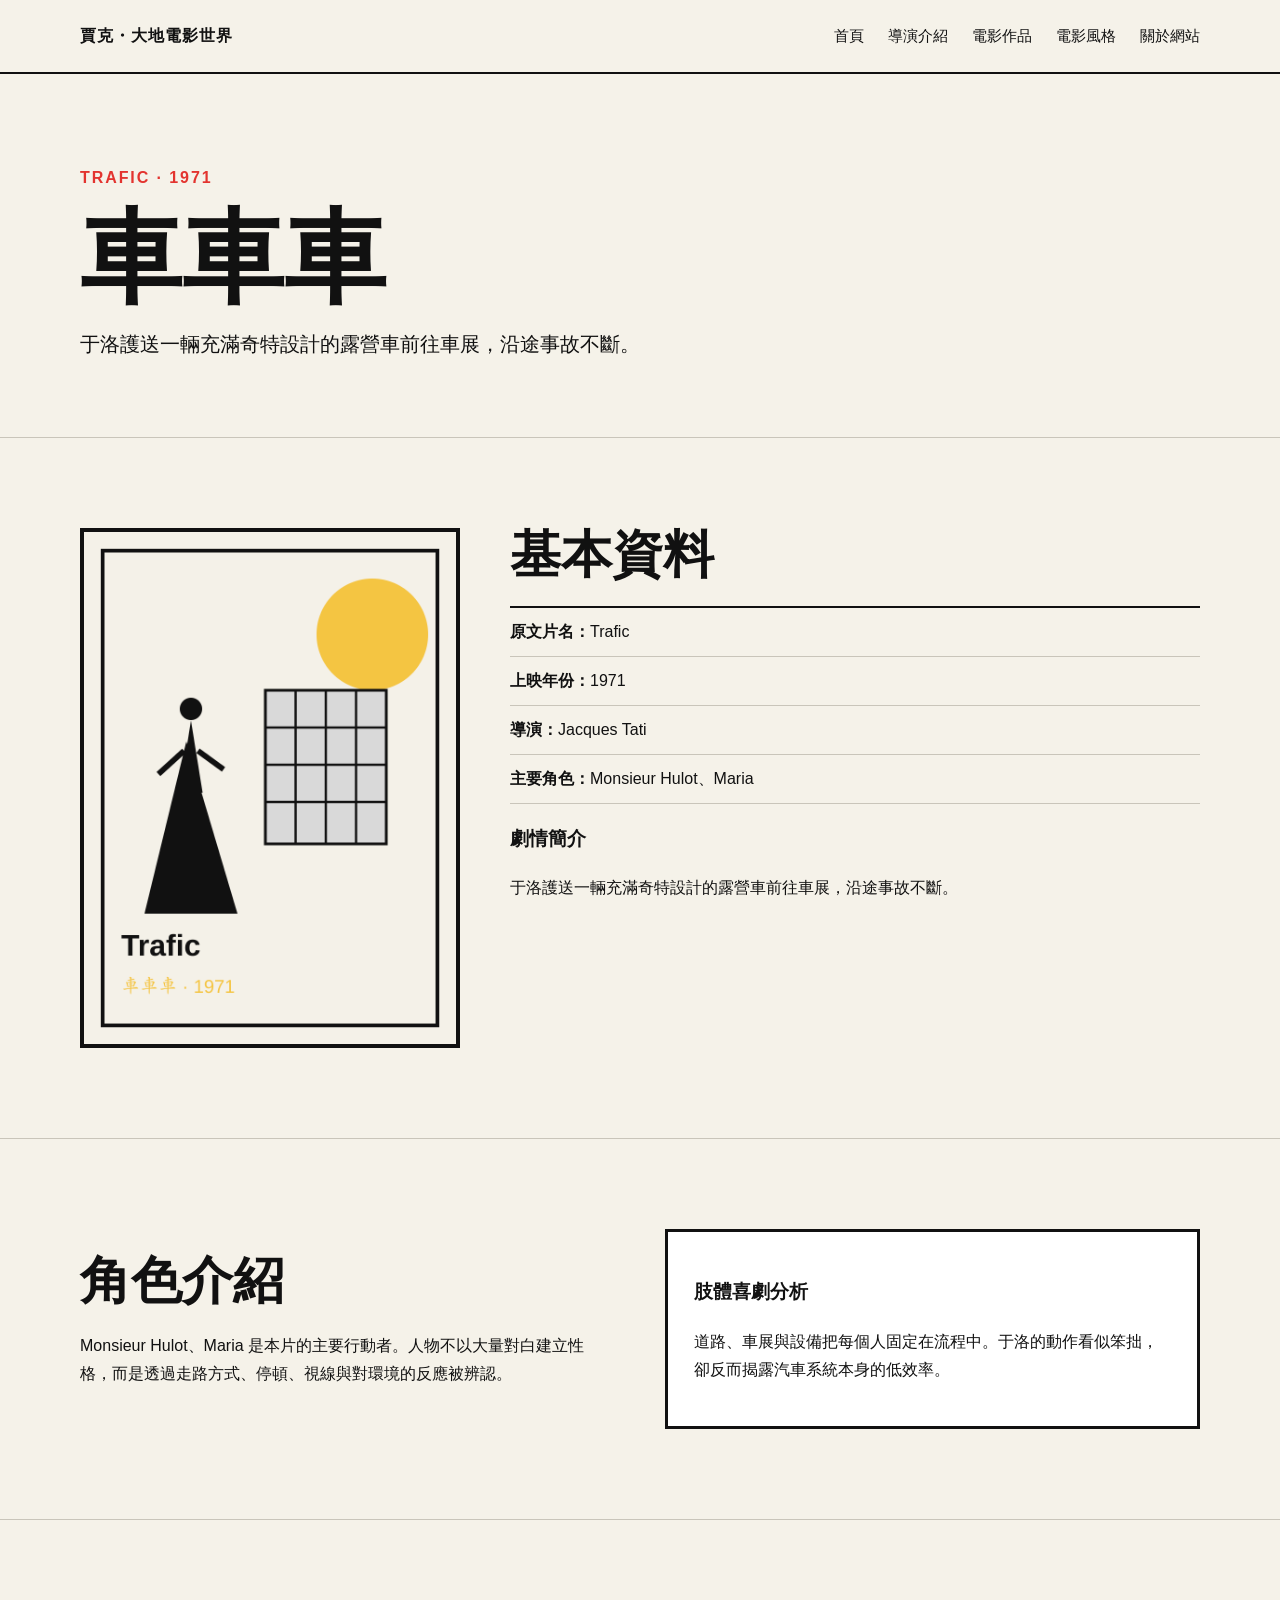
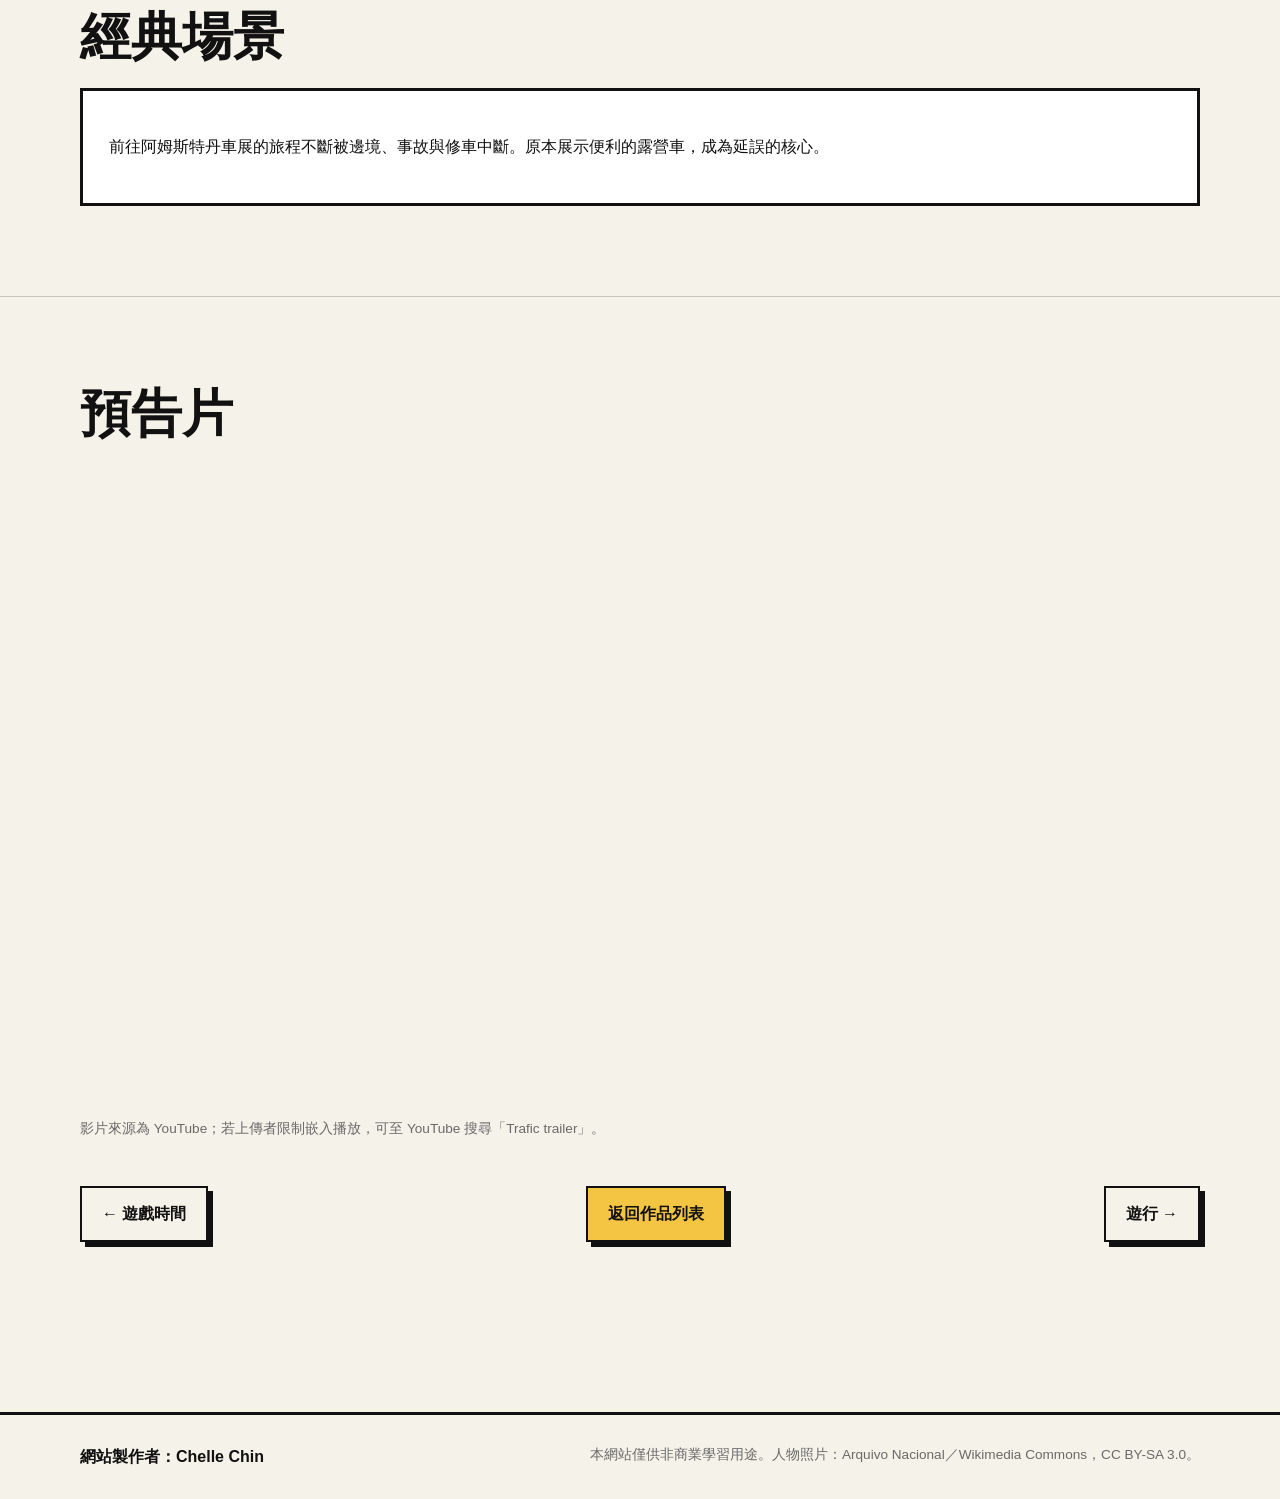
<file: films/trafic.html>
<!doctype html><html lang="zh-Hant"><head><meta charset="utf-8"><meta name="viewport" content="width=device-width,initial-scale=1"><meta name="description" content="賈克・大地導演生平、電影作品與肢體喜劇分析"><title>車車車｜賈克・大地電影世界</title><link rel="stylesheet" href="../style.css"></head><body><header class="site-header"><div class="container nav"><a class="brand" href="../index.html">賈克・大地電影世界</a><button class="menu-btn" aria-label="開啟選單">選單</button><nav class="nav-links"><a href="../index.html">首頁</a><a href="../about.html">導演介紹</a><a href="../works.html">電影作品</a><a href="../style.html">電影風格</a><a href="../index.html#about-site">關於網站</a></nav></div></header><main><section class="container page-hero"><div class="eyebrow">Trafic · 1971</div><h1>車車車</h1><p class="lead">于洛護送一輛充滿奇特設計的露營車前往車展，沿途事故不斷。</p></section><section class="section"><div class="container film-detail"><img src="../assets/images/trafic.png" alt="車車車電影海報"><div><h2 class="section-title">基本資料</h2><ul class="fact-list"><li><strong>原文片名：</strong>Trafic</li><li><strong>上映年份：</strong>1971</li><li><strong>導演：</strong>Jacques Tati</li><li><strong>主要角色：</strong>Monsieur Hulot、Maria</li></ul><h3>劇情簡介</h3><p>于洛護送一輛充滿奇特設計的露營車前往車展，沿途事故不斷。</p></div></div></section><section class="section"><div class="container split"><div><h2 class="section-title">角色介紹</h2><p>Monsieur Hulot、Maria 是本片的主要行動者。人物不以大量對白建立性格，而是透過走路方式、停頓、視線與對環境的反應被辨認。</p></div><div class="scene"><h3>肢體喜劇分析</h3><p>道路、車展與設備把每個人固定在流程中。于洛的動作看似笨拙，卻反而揭露汽車系統本身的低效率。</p></div></div></section><section class="section"><div class="container"><h2 class="section-title">經典場景</h2><div class="scene"><p>前往阿姆斯特丹車展的旅程不斷被邊境、事故與修車中斷。原本展示便利的露營車，成為延誤的核心。</p></div></div></section><section class="section"><div class="container"><h2 class="section-title">預告片</h2><div class="video-wrap"><iframe src="https://www.youtube.com/embed/-S2hRXV41S0" title="車車車預告片" allowfullscreen loading="lazy"></iframe></div><p class="notice">影片來源為 YouTube；若上傳者限制嵌入播放，可至 YouTube 搜尋「Trafic trailer」。</p><div class="prev-next"><a class="btn secondary" href="playtime.html">← 遊戲時間</a><a class="btn" href="../works.html">返回作品列表</a><a class="btn secondary" href="parade.html">遊行 →</a></div></div></section></main><footer class="site-footer"><div class="container"><strong>網站製作者：Chelle Chin</strong><span class="notice">本網站僅供非商業學習用途。人物照片：Arquivo Nacional／Wikimedia Commons，CC BY-SA 3.0。</span></div></footer><div class="modal" id="film-modal"><div class="modal-box"><button class="close" aria-label="關閉">×</button><div class="modal-content"><img id="modal-img" alt="電影海報"><div><span class="tag" id="modal-year"></span><h2 id="modal-title"></h2><p id="modal-desc"></p><a class="btn" id="modal-link" href="#">閱讀完整介紹</a></div></div></div></div><script src="../script.js"></script></body></html>
</file>
<file: style.css>
:root{--ink:#111;--paper:#f5f2e9;--red:#e3342f;--yellow:#f4c542;--blue:#2f67c7;--muted:#696969;--line:#c9c5ba}*{box-sizing:border-box}html{scroll-behavior:smooth}body{margin:0;background:var(--paper);color:var(--ink);font-family:"Noto Sans TC","Arial",sans-serif;line-height:1.75}a{color:inherit;text-decoration:none}img{max-width:100%;display:block}.container{width:min(1120px,92%);margin:auto}.site-header{position:sticky;top:0;z-index:20;background:rgba(245,242,233,.95);border-bottom:2px solid var(--ink)}.nav{display:flex;justify-content:space-between;align-items:center;min-height:72px}.brand{font-weight:900;letter-spacing:.06em}.nav-links{display:flex;gap:24px;font-size:.95rem}.nav-links a:hover,.nav-links a.active{color:var(--red)}.menu-btn{display:none;background:none;border:2px solid var(--ink);padding:7px 10px}.hero{min-height:78vh;display:grid;grid-template-columns:1.05fr .95fr;align-items:center;gap:48px;padding:70px 0}.eyebrow{font-weight:800;color:var(--red);letter-spacing:.12em;text-transform:uppercase}.hero h1,.page-hero h1{font-family:Georgia,"Noto Serif TC",serif;font-size:clamp(3.2rem,8vw,7rem);line-height:.92;margin:.2em 0}.lead{font-size:1.25rem;max-width:670px}.hero-visual{position:relative;min-height:560px;border:4px solid var(--ink);background:#fff;overflow:hidden}.hero-visual img{width:65%;height:100%;object-fit:cover;filter:grayscale(1)}.shape{position:absolute}.shape.red{width:170px;height:170px;border-radius:50%;background:var(--red);right:35px;top:35px}.shape.yellow{width:210px;height:54px;background:var(--yellow);right:20px;bottom:85px;transform:rotate(-8deg)}.building{position:absolute;right:55px;top:185px;width:210px;height:240px;background:#d9d9d9;border:4px solid var(--ink);background-image:linear-gradient(var(--ink) 3px,transparent 3px),linear-gradient(90deg,var(--ink) 3px,transparent 3px);background-size:52px 48px}.btn{display:inline-block;border:2px solid var(--ink);padding:12px 20px;font-weight:800;background:var(--yellow);box-shadow:5px 5px 0 var(--ink);cursor:pointer}.btn:hover{transform:translate(2px,2px);box-shadow:3px 3px 0 var(--ink)}.btn.secondary{background:transparent}.section{padding:90px 0;border-top:1px solid var(--line)}.section-title{font-family:Georgia,"Noto Serif TC",serif;font-size:clamp(2.2rem,4vw,4rem);line-height:1.05;margin:0 0 24px}.grid-3{display:grid;grid-template-columns:repeat(3,1fr);gap:26px}.card{border:3px solid var(--ink);background:#fff;padding:16px;box-shadow:8px 8px 0 var(--ink)}.film-card{cursor:pointer}.film-card img{aspect-ratio:3/4;object-fit:cover;border:2px solid var(--ink)}.meta{display:flex;justify-content:space-between;color:var(--muted);font-size:.9rem}.tag{display:inline-block;background:var(--blue);color:#fff;padding:2px 10px;font-size:.8rem}.split{display:grid;grid-template-columns:1fr 1fr;gap:50px;align-items:center}.quote{font-family:Georgia,serif;font-size:2rem;line-height:1.35;border-left:12px solid var(--red);padding-left:24px}.page-hero{padding:90px 0 55px}.filters{display:flex;gap:12px;margin:0 0 34px}.filters button{border:2px solid var(--ink);background:transparent;padding:10px 16px;font-weight:800;cursor:pointer}.filters button.active{background:var(--yellow)}.timeline{display:grid;gap:20px}.timeline article{display:grid;grid-template-columns:110px 1fr;border-top:2px solid var(--ink);padding-top:18px}.modal{position:fixed;inset:0;background:rgba(0,0,0,.78);display:none;align-items:center;justify-content:center;padding:20px;z-index:50}.modal.open{display:flex}.modal-box{background:var(--paper);border:4px solid var(--ink);width:min(820px,95vw);max-height:90vh;overflow:auto;padding:24px;position:relative}.modal-content{display:grid;grid-template-columns:260px 1fr;gap:26px}.close{position:absolute;right:14px;top:10px;border:0;background:none;font-size:2rem;cursor:pointer}.film-detail{display:grid;grid-template-columns:380px 1fr;gap:50px}.film-detail img{border:4px solid var(--ink)}.fact-list{padding:0;list-style:none;border-top:2px solid var(--ink)}.fact-list li{border-bottom:1px solid var(--line);padding:10px 0}.scene{border:3px solid var(--ink);padding:26px;background:#fff}.video-wrap{aspect-ratio:16/9}.video-wrap iframe{width:100%;height:100%;border:0}.prev-next{display:flex;justify-content:space-between;gap:18px;margin-top:45px}.site-footer{border-top:3px solid var(--ink);padding:28px 0;margin-top:80px}.site-footer .container{display:flex;justify-content:space-between;gap:20px}.notice{font-size:.85rem;color:var(--muted)}@media(max-width:800px){.nav-links{display:none;position:absolute;top:72px;left:0;right:0;background:var(--paper);padding:20px;border-bottom:2px solid var(--ink);flex-direction:column}.nav-links.open{display:flex}.menu-btn{display:block}.hero,.split,.film-detail{grid-template-columns:1fr}.hero-visual{min-height:470px}.grid-3{grid-template-columns:1fr 1fr}.modal-content{grid-template-columns:1fr}.modal-content img{max-width:230px}.site-footer .container{flex-direction:column}}@media(max-width:540px){.grid-3{grid-template-columns:1fr}.hero h1,.page-hero h1{font-size:3rem}.hero{padding-top:40px}.hero-visual{min-height:400px}.timeline article{grid-template-columns:1fr}.prev-next{flex-direction:column}}

.grid-4{display:grid;grid-template-columns:repeat(4,1fr);gap:22px}.analysis-list{padding-left:1.2rem}.analysis-list li{margin-bottom:.7rem}.case-study{background:rgba(255,255,255,.22)}.case-head{display:flex;align-items:flex-start;gap:22px;margin-bottom:30px}.case-number{font-family:Georgia,serif;font-size:4.5rem;line-height:.85;color:var(--red);font-weight:700}.case-head .section-title{margin-bottom:0}.case-grid{display:grid;grid-template-columns:280px 1fr;gap:42px;align-items:start}.case-grid.reverse{grid-template-columns:1fr 280px}.case-grid.reverse img{grid-column:2}.case-grid.reverse div{grid-column:1;grid-row:1}.case-grid img{width:100%;aspect-ratio:3/4;object-fit:cover;border:4px solid var(--ink);box-shadow:8px 8px 0 var(--ink)}.case-grid h3{margin-bottom:.2rem}.poster-credit{font-size:.78rem;color:var(--muted)}@media(max-width:900px){.grid-4{grid-template-columns:1fr 1fr}}@media(max-width:700px){.case-grid,.case-grid.reverse{grid-template-columns:1fr}.case-grid.reverse img,.case-grid.reverse div{grid-column:auto;grid-row:auto}.case-grid img{max-width:320px}.case-number{font-size:3.2rem}}@media(max-width:540px){.grid-4{grid-template-columns:1fr}}
</file>
